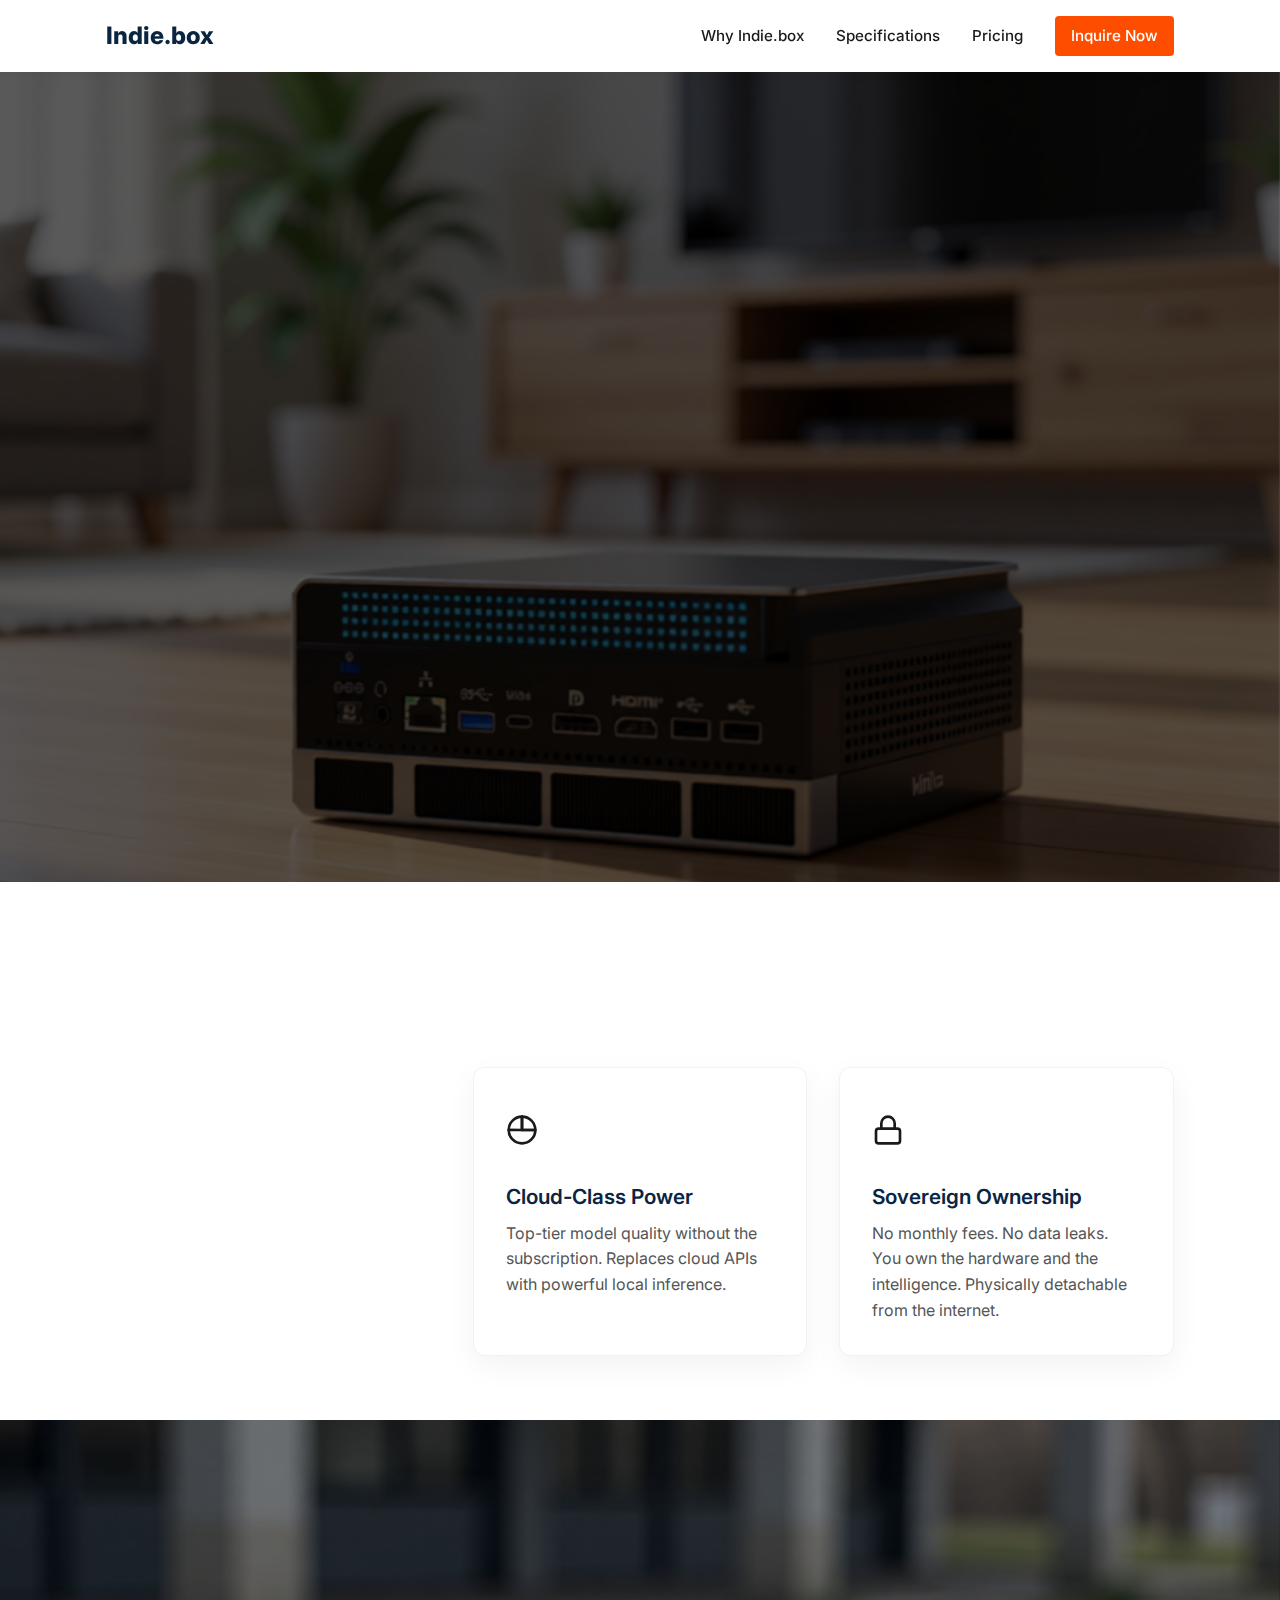
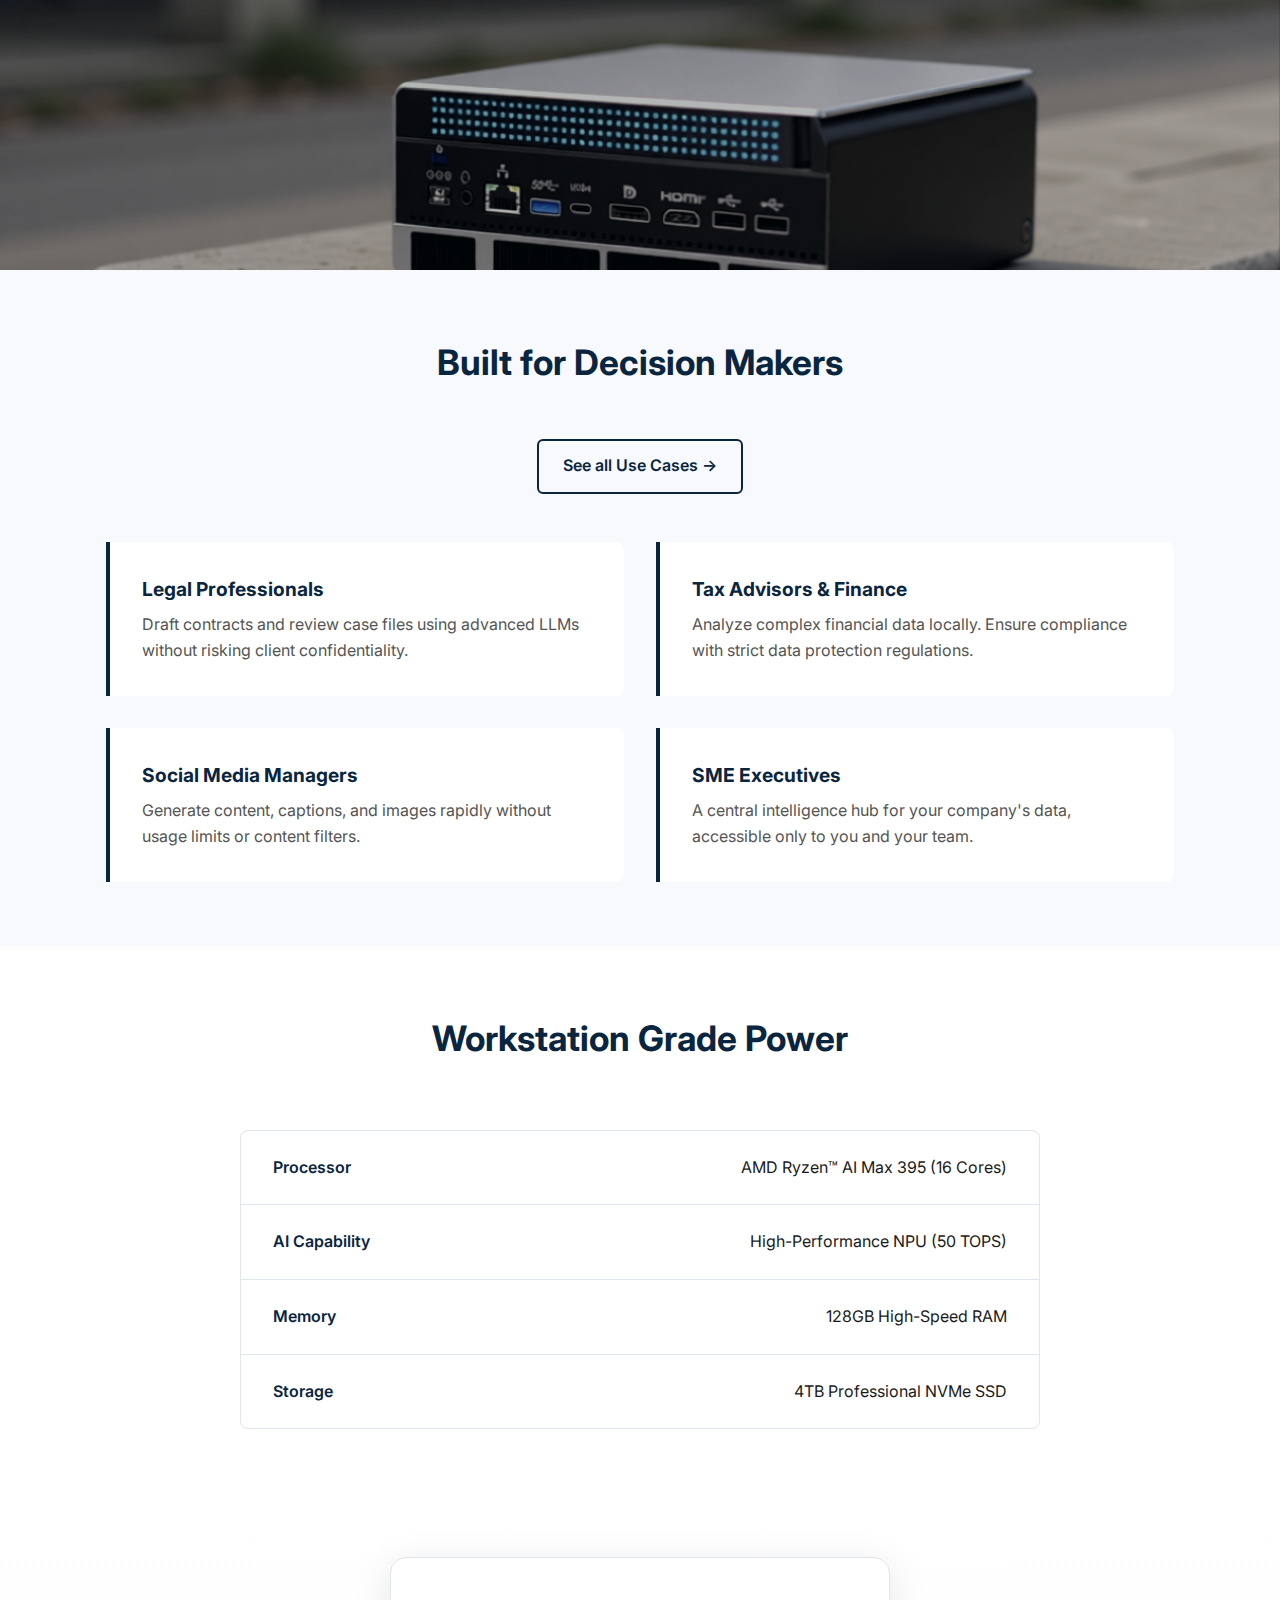
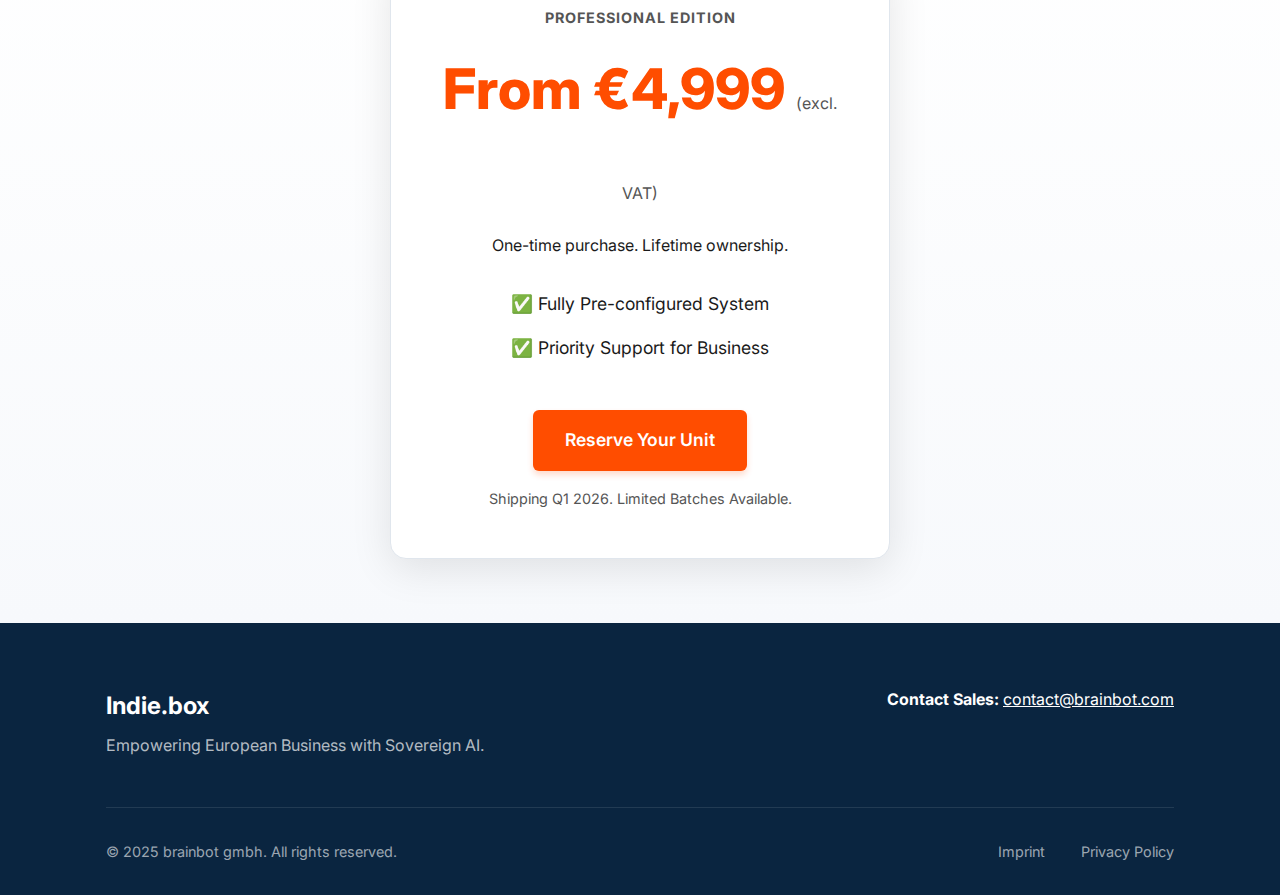
<file: index.html>
<!DOCTYPE html>
<html lang="en">

<head>
    <meta charset="UTF-8">
    <meta name="viewport" content="width=device-width, initial-scale=1.0">
    <title>Indie.box</title>
    <meta name="description"
        content="Sovereign AI computing for professionals. Secure, local, and powerful. Designed for lawyers, advisors, and businesses effectively.">

    <!-- Open Graph / Social Media -->
    <meta property="og:type" content="website">
    <meta property="og:title" content="Indie.box - Professional AI Workstations">
    <meta property="og:description" content="Secure, local, and powerful AI for your business.">

    <!-- Fonts -->
    <link rel="preconnect" href="https://fonts.googleapis.com">
    <link rel="preconnect" href="https://fonts.gstatic.com" crossorigin>
    <link href="https://fonts.googleapis.com/css2?family=Inter:wght@400;500;600;700&display=swap" rel="stylesheet">

    <link rel="stylesheet" href="style.css">
</head>

<body>
    <!-- Navigation -->
    <nav class="nav-bar">
        <div class="container nav-container">
            <div class="nav-logo">Indie.box</div>
            <div class="nav-links">
                <a href="#benefits">Why Indie.box</a>
                <a href="#specs">Specifications</a>
                <a href="#pricing">Pricing</a>
                <a href="mailto:contact@brainbot.com" class="nav-cta">Inquire Now</a>
            </div>
        </div>
    </nav>

    <!-- Hero Section -->
    <section class="hero-overlay parallax-container">
        <!-- Image Background -->
        <img src="image2.png" alt="Indie Workstation" class="hero-bg-image parallax-bg" data-speed="0.5">

        <!-- Overlay Content -->
        <div class="container hero-content-overlay fade-up">
            <h1 class="hero-title">
                Don't outsource your<br>
                intelligence.
            </h1>
            <p class="hero-subtitle">
                The performance of top-tier cloud AI models, running entirely on your desk.
                Own the box. Own the intelligence.
            </p>
            <div class="hero-actions">
                <a href="specs.html" class="primary-button large">View Specs & Benchmarks</a>
                <a href="use-cases.html" class="secondary-button white-border large">Why Indie.box?</a>
            </div>
        </div>
    </section>

    <!-- Key Benefits -->
    <section class="section benefits" id="benefits">
        <div class="container">
            <h2 class="section-heading fade-up">Why Professionals Choose Indie</h2>
            <div class="grid-3">
                <div class="card fade-up">
                    <div class="icon">
                        <svg width="32" height="32" viewBox="0 0 24 24" fill="none" stroke="currentColor"
                            stroke-width="2" stroke-linecap="round" stroke-linejoin="round">
                            <polygon points="13 2 3 14 12 14 11 22 21 10 12 10 13 2"></polygon>
                        </svg>
                    </div>
                    <h3>Instant Intelligence</h3>
                    <p>
                        Zero network latency. Generating 35 tokens/second locally,
                        it feels instant—like part of your thought process.
                    </p>
                </div>
                <div class="card">
                    <div class="icon">
                        <svg width="32" height="32" viewBox="0 0 24 24" fill="none" stroke="currentColor"
                            stroke-width="2" stroke-linecap="round" stroke-linejoin="round">
                            <path d="M12 2a10 10 0 1 0 10 10H12V2z"></path>
                            <path d="M12 2a10 10 0 0 1 10 10h-10V2z"></path>
                            <path d="M12 12L2.1 11.9"></path>
                        </svg>
                    </div>
                    <h3>Cloud-Class Power</h3>
                    <p>
                        Top-tier model quality without the subscription.
                        Replaces cloud APIs with powerful local inference.
                    </p>
                </div>
                <div class="card">
                    <div class="icon">
                        <svg width="32" height="32" viewBox="0 0 24 24" fill="none" stroke="currentColor"
                            stroke-width="2" stroke-linecap="round" stroke-linejoin="round">
                            <rect x="3" y="11" width="18" height="11" rx="2" ry="2"></rect>
                            <path d="M7 11V7a5 5 0 0 1 10 0v4"></path>
                        </svg>
                    </div>
                    <h3>Sovereign Ownership</h3>
                    <p>
                        No monthly fees. No data leaks. You own the hardware
                        and the intelligence. Physically detachable from the internet.
                    </p>
                </div>
            </div>
        </div>
        </div>
        </div>
    </section>

    <!-- Visual Showcase Section -->
    <section class="showcase-section parallax-container">
        <div class="showcase-container">
            <img src="image.png" alt="Indie Interface" class="showcase-image parallax-bg" data-speed="0.3">
            <div class="showcase-content">
                <h2 class="showcase-title fade-up">Private AI Ecosystem</h2>
                <p class="showcase-text fade-up">
                    Access a curated marketplace of professional applications. One-click installation, automatic
                    updates, and zero data leaks.
                </p>
            </div>
        </div>
    </section>

    <!-- Use Cases -->
    <section class="section use-cases">
        <div class="container">
            <h2 class="section-heading">Built for Decision Makers</h2>
            <div style="text-align: center; margin-bottom: 3rem; margin-top: -1rem;">
                <a href="use-cases.html" class="secondary-button">See all Use Cases &rarr;</a>
            </div>
            <div class="grid-2">
                <div class="use-case-item">
                    <h3>Legal Professionals</h3>
                    <p>Draft contracts and review case files using advanced LLMs without risking client confidentiality.
                    </p>
                </div>
                <div class="use-case-item">
                    <h3>Tax Advisors & Finance</h3>
                    <p>Analyze complex financial data locally. Ensure compliance with strict data protection
                        regulations.</p>
                </div>
                <div class="use-case-item">
                    <h3>Social Media Managers</h3>
                    <p>Generate content, captions, and images rapidly without usage limits or content filters.</p>
                </div>
                <div class="use-case-item">
                    <h3>SME Executives</h3>
                    <p>A central intelligence hub for your company's data, accessible only to you and your team.</p>
                </div>
            </div>
        </div>
    </section>

    <!-- Specifications (Simplified) -->
    <section class="section specs" id="specs">
        <div class="container">
            <h2 class="section-heading">Workstation Grade Power</h2>
            <div class="specs-table">
                <div class="spec-row">
                    <span class="spec-label">Processor</span>
                    <span class="spec-value">AMD Ryzen™ AI Max 395 (16 Cores)</span>
                </div>
                <div class="spec-row">
                    <span class="spec-label">AI Capability</span>
                    <span class="spec-value">High-Performance NPU (50 TOPS)</span>
                </div>
                <div class="spec-row">
                    <span class="spec-label">Memory</span>
                    <span class="spec-value">128GB High-Speed RAM</span>
                </div>
                <div class="spec-row">
                    <span class="spec-label">Storage</span>
                    <span class="spec-value">4TB Professional NVMe SSD</span>
                </div>
            </div>
        </div>
    </section>

    <!-- Pricing -->
    <section class="section pricing" id="pricing">
        <div class="container">
            <div class="pricing-card">
                <div class="pricing-header">
                    <h3>Professional Edition</h3>
                    <div class="price">From €4,999 <span class="vat-note">(excl. VAT)</span></div>
                    <p>One-time purchase. Lifetime ownership.</p>
                </div>
                <ul class="feature-list">
                    <li>✅ Fully Pre-configured System</li>
                    <li>✅ Priority Support for Business</li>
                </ul>
                <a href="mailto:contact@brainbot.com" class="primary-button large">Reserve Your Unit</a>
                <p class="shipping-note">Shipping Q1 2026. Limited Batches Available.</p>
            </div>
        </div>
    </section>

    <!-- Footer -->
    <footer class="footer" id="contact">
        <div class="container">
            <div class="footer-content">
                <div class="footer-brand">
                    <h4>Indie.box</h4>
                    <p>Empowering European Business with Sovereign AI.</p>
                </div>
                <div class="footer-contact">
                    <p><strong>Contact Sales:</strong> <a href="mailto:contact@brainbot.com">contact@brainbot.com</a>
                    </p>
                </div>
            </div>
            <div class="footer-bottom">
                <p>&copy; 2025 brainbot gmbh. All rights reserved.</p>
                <div class="legal-links">
                    <a href="https://brainbot.com/imprint/">Imprint</a>
                    <a href="https://brainbot.com/privacy-policy/">Privacy Policy</a>
                </div>
            </div>
        </div>
    </footer>
    <script src="script.js"></script>
</body>

</html>
</file>
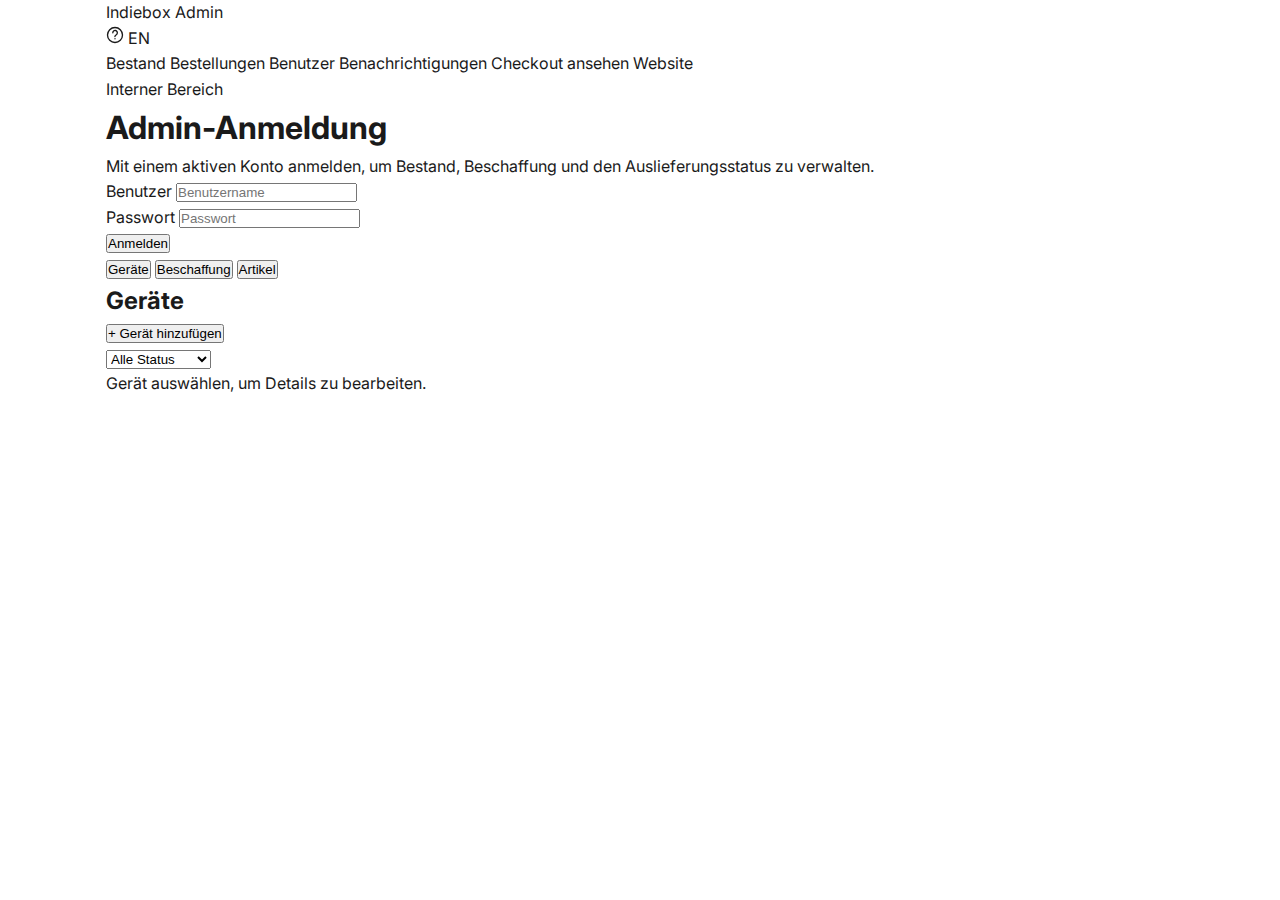
<file: admin/index.html>
<!DOCTYPE html>
<html lang="en">
<head>
    <meta charset="UTF-8">
    <meta http-equiv="refresh" content="0; url=./inventory.html">
    <meta name="viewport" content="width=device-width, initial-scale=1.0">
    <title>Indie.box Admin</title>
    <link rel="canonical" href="./inventory.html">
    <script>
        window.location.replace('./inventory.html');
    </script>
</head>
<body>
    <p>Redirecting to <a href="./inventory.html">Inventory</a>…</p>
</body>
</html>
</file>
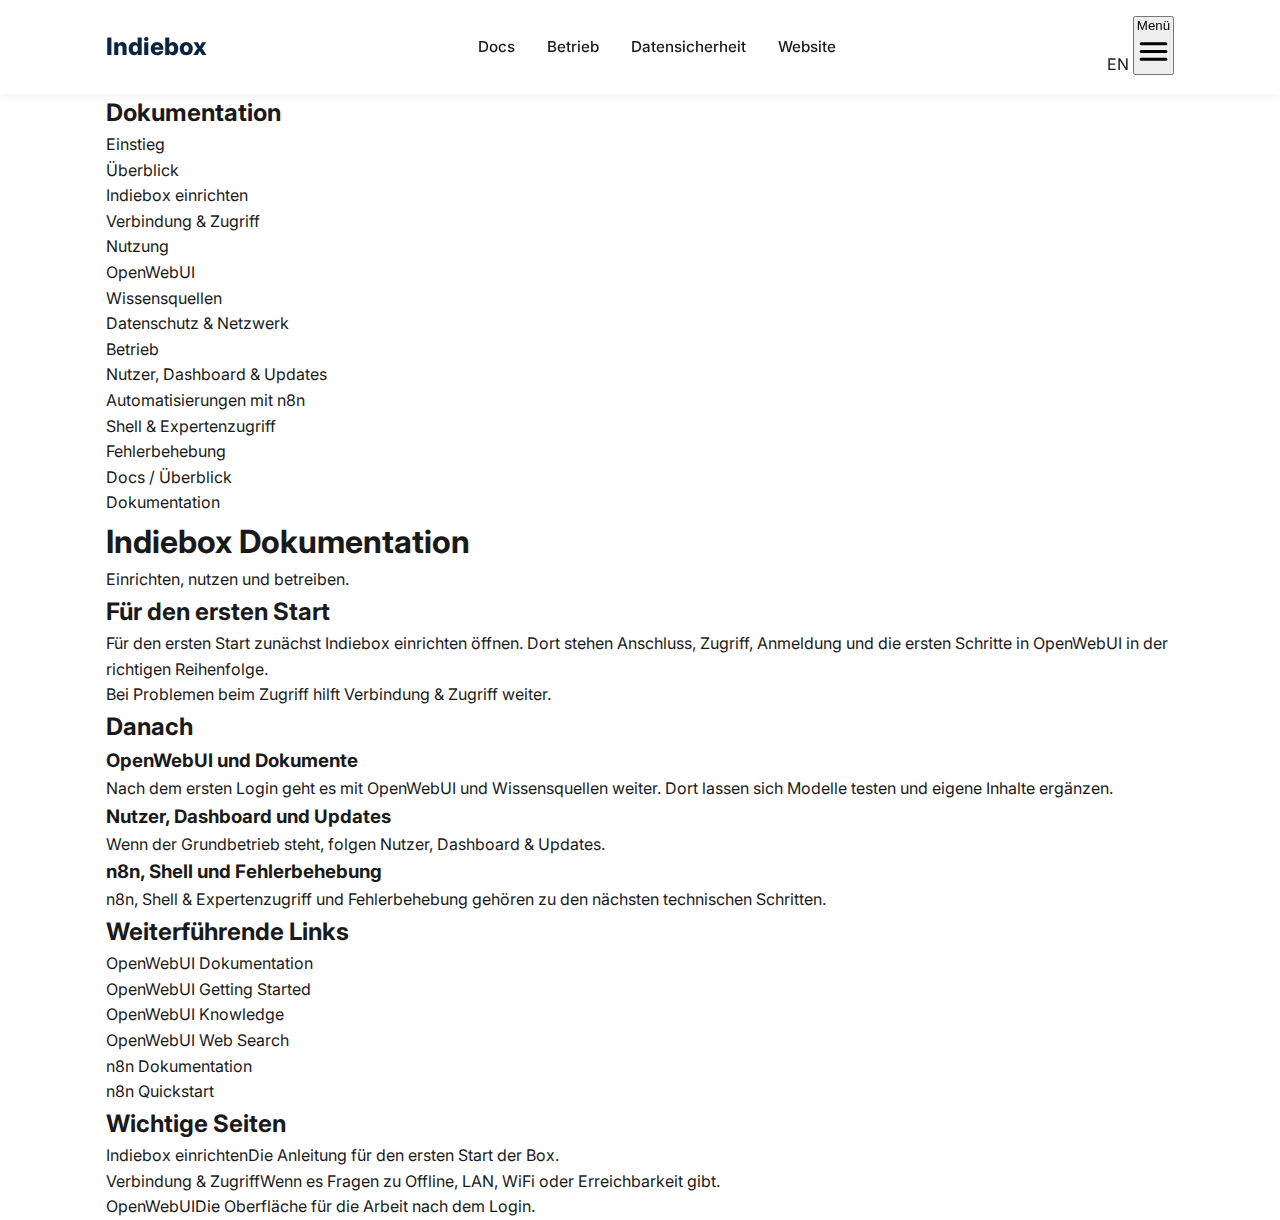
<file: docs/index.html>
<!DOCTYPE html>
<html lang="de">
<head>
    <meta charset="UTF-8">
    <meta name="viewport" content="width=device-width, initial-scale=1.0">
    <title>Dokumentation – Indiebox</title>
    <link rel="icon" href="../favicon.svg" type="image/svg+xml">
    <meta name="description" content="Systemdokumentation für die Indiebox: Einrichten, verbinden, OpenWebUI nutzen, Dokumente hinzufügen und den Betrieb absichern.">
    <link rel="preconnect" href="https://fonts.googleapis.com">
    <link rel="preconnect" href="https://fonts.gstatic.com" crossorigin>
    <link href="https://fonts.googleapis.com/css2?family=Inter:wght@400;500;600;700&display=swap" rel="stylesheet">
    <link rel="stylesheet" href="../style.css">
    <script src="../matomo.js" defer></script>
</head>
<body class="docs-page">
    <nav class="nav-bar" aria-label="Hauptmenü">
        <div class="container nav-container">
            <a class="nav-logo" href="../index.html" aria-label="Indiebox Home">Indiebox</a>
            <div class="nav-links" id="nav-links">
                <a href="./index.html" aria-current="page">Docs</a>
                <a href="../betriebs.html">Betrieb</a>
                <a href="../privacy.html">Datensicherheit</a>
                <a href="../index.html">Website</a>
            </div>
            <div class="nav-actions">
                <a href="../en/docs/index.html" class="button button--plain-light button--pill button--sm">EN</a>
                <button class="nav-toggle" type="button" aria-expanded="false" aria-controls="nav-links">
                    <span class="sr-only">Menü</span>
                    <svg viewBox="0 0 24 24" aria-hidden="true" focusable="false">
                        <path d="M4 7h16M4 12h16M4 17h16" fill="none" stroke="currentColor" stroke-width="2" stroke-linecap="round" />
                    </svg>
                </button>
            </div>
        </div>
    </nav>

    <main class="docs-main">
        <div class="container docs-layout">
            <aside class="docs-sidebar" aria-label="Dokumentationsnavigation">
                <div class="docs-nav-card">
                    <h2 class="docs-nav-title">Dokumentation</h2>
                    <div class="docs-nav-group">
                        <div class="docs-nav-group-label">Einstieg</div>
                        <nav>
                            <ul class="docs-nav-list">
                                <li><a href="./index.html" aria-current="page">Überblick</a></li>
                                <li><a href="./getting-started.html">Indiebox einrichten</a></li>
                                <li><a href="./connection-access.html">Verbindung & Zugriff</a></li>
                            </ul>
                        </nav>
                    </div>
                    <div class="docs-nav-group">
                        <div class="docs-nav-group-label">Nutzung</div>
                        <nav>
                            <ul class="docs-nav-list">
                                <li><a href="./openwebui.html">OpenWebUI</a></li>
                                <li><a href="./knowledge.html">Wissensquellen</a></li>
                                <li><a href="./privacy-network.html">Datenschutz & Netzwerk</a></li>
                            </ul>
                        </nav>
                    </div>
                    <div class="docs-nav-group">
                        <div class="docs-nav-group-label">Betrieb</div>
                        <nav>
                            <ul class="docs-nav-list">
                                <li><a href="./administration.html">Nutzer, Dashboard & Updates</a></li>
                                <li><a href="./n8n.html">Automatisierungen mit n8n</a></li>
                                <li><a href="./shell-access.html">Shell & Expertenzugriff</a></li>
                                <li><a href="./troubleshooting.html">Fehlerbehebung</a></li>
                            </ul>
                        </nav>
                    </div>
                </div>
            </aside>

            <div class="docs-content">
                <article class="docs-article">
                    <nav class="docs-breadcrumbs" aria-label="Breadcrumb">
                        <a href="./index.html">Docs</a>
                        <span>/</span>
                        <span>Überblick</span>
                    </nav>
                    <header>
                        <p class="docs-page-kicker">Dokumentation</p>
                        <h1 class="docs-page-title">Indiebox Dokumentation</h1>
                        <p class="docs-page-lead">Einrichten, nutzen und betreiben.</p>
                    </header>

                    <section class="docs-section" id="erster-start">
                        <h2>Für den ersten Start</h2>
                        <p>Für den ersten Start zunächst <a class="docs-link" href="./getting-started.html">Indiebox einrichten</a> öffnen. Dort stehen Anschluss, Zugriff, Anmeldung und die ersten Schritte in OpenWebUI in der richtigen Reihenfolge.</p>
                        <p>Bei Problemen beim Zugriff hilft <a class="docs-link" href="./connection-access.html">Verbindung & Zugriff</a> weiter.</p>
                    </section>

                    <section class="docs-section" id="danach">
                        <h2>Danach</h2>
                        <h3>OpenWebUI und Dokumente</h3>
                        <p>Nach dem ersten Login geht es mit <a class="docs-link" href="./openwebui.html">OpenWebUI</a> und <a class="docs-link" href="./knowledge.html">Wissensquellen</a> weiter. Dort lassen sich Modelle testen und eigene Inhalte ergänzen.</p>
                        <h3>Nutzer, Dashboard und Updates</h3>
                        <p>Wenn der Grundbetrieb steht, folgen <a class="docs-link" href="./administration.html">Nutzer, Dashboard & Updates</a>.</p>
                        <h3>n8n, Shell und Fehlerbehebung</h3>
                        <p><a class="docs-link" href="./n8n.html">n8n</a>, <a class="docs-link" href="./shell-access.html">Shell & Expertenzugriff</a> und <a class="docs-link" href="./troubleshooting.html">Fehlerbehebung</a> gehören zu den nächsten technischen Schritten.</p>
                    </section>

                    <section class="docs-section" id="extern">
                        <h2>Weiterführende Links</h2>
                        <ul>
                            <li><a class="docs-link" href="https://docs.openwebui.com/">OpenWebUI Dokumentation</a></li>
                            <li><a class="docs-link" href="https://docs.openwebui.com/getting-started/">OpenWebUI Getting Started</a></li>
                            <li><a class="docs-link" href="https://docs.openwebui.com/features/workspace/knowledge/">OpenWebUI Knowledge</a></li>
                            <li><a class="docs-link" href="https://docs.openwebui.com/features/web-search/tavily/">OpenWebUI Web Search</a></li>
                            <li><a class="docs-link" href="https://docs.n8n.io/">n8n Dokumentation</a></li>
                            <li><a class="docs-link" href="https://docs.n8n.io/try-it-out/quickstart/">n8n Quickstart</a></li>
                        </ul>
                    </section>

                    <section class="docs-related">
                        <h2>Wichtige Seiten</h2>
                        <ul class="docs-related-list">
                            <li><a href="./getting-started.html">Indiebox einrichten<span>Die Anleitung für den ersten Start der Box.</span></a></li>
                            <li><a href="./connection-access.html">Verbindung & Zugriff<span>Wenn es Fragen zu Offline, LAN, WiFi oder Erreichbarkeit gibt.</span></a></li>
                            <li><a href="./openwebui.html">OpenWebUI<span>Die Oberfläche für die Arbeit nach dem Login.</span></a></li>
                        </ul>
                    </section>
                </article>
            </div>
        </div>
    </main>

    <script src="../script.js"></script>
</body>
</html>
</file>
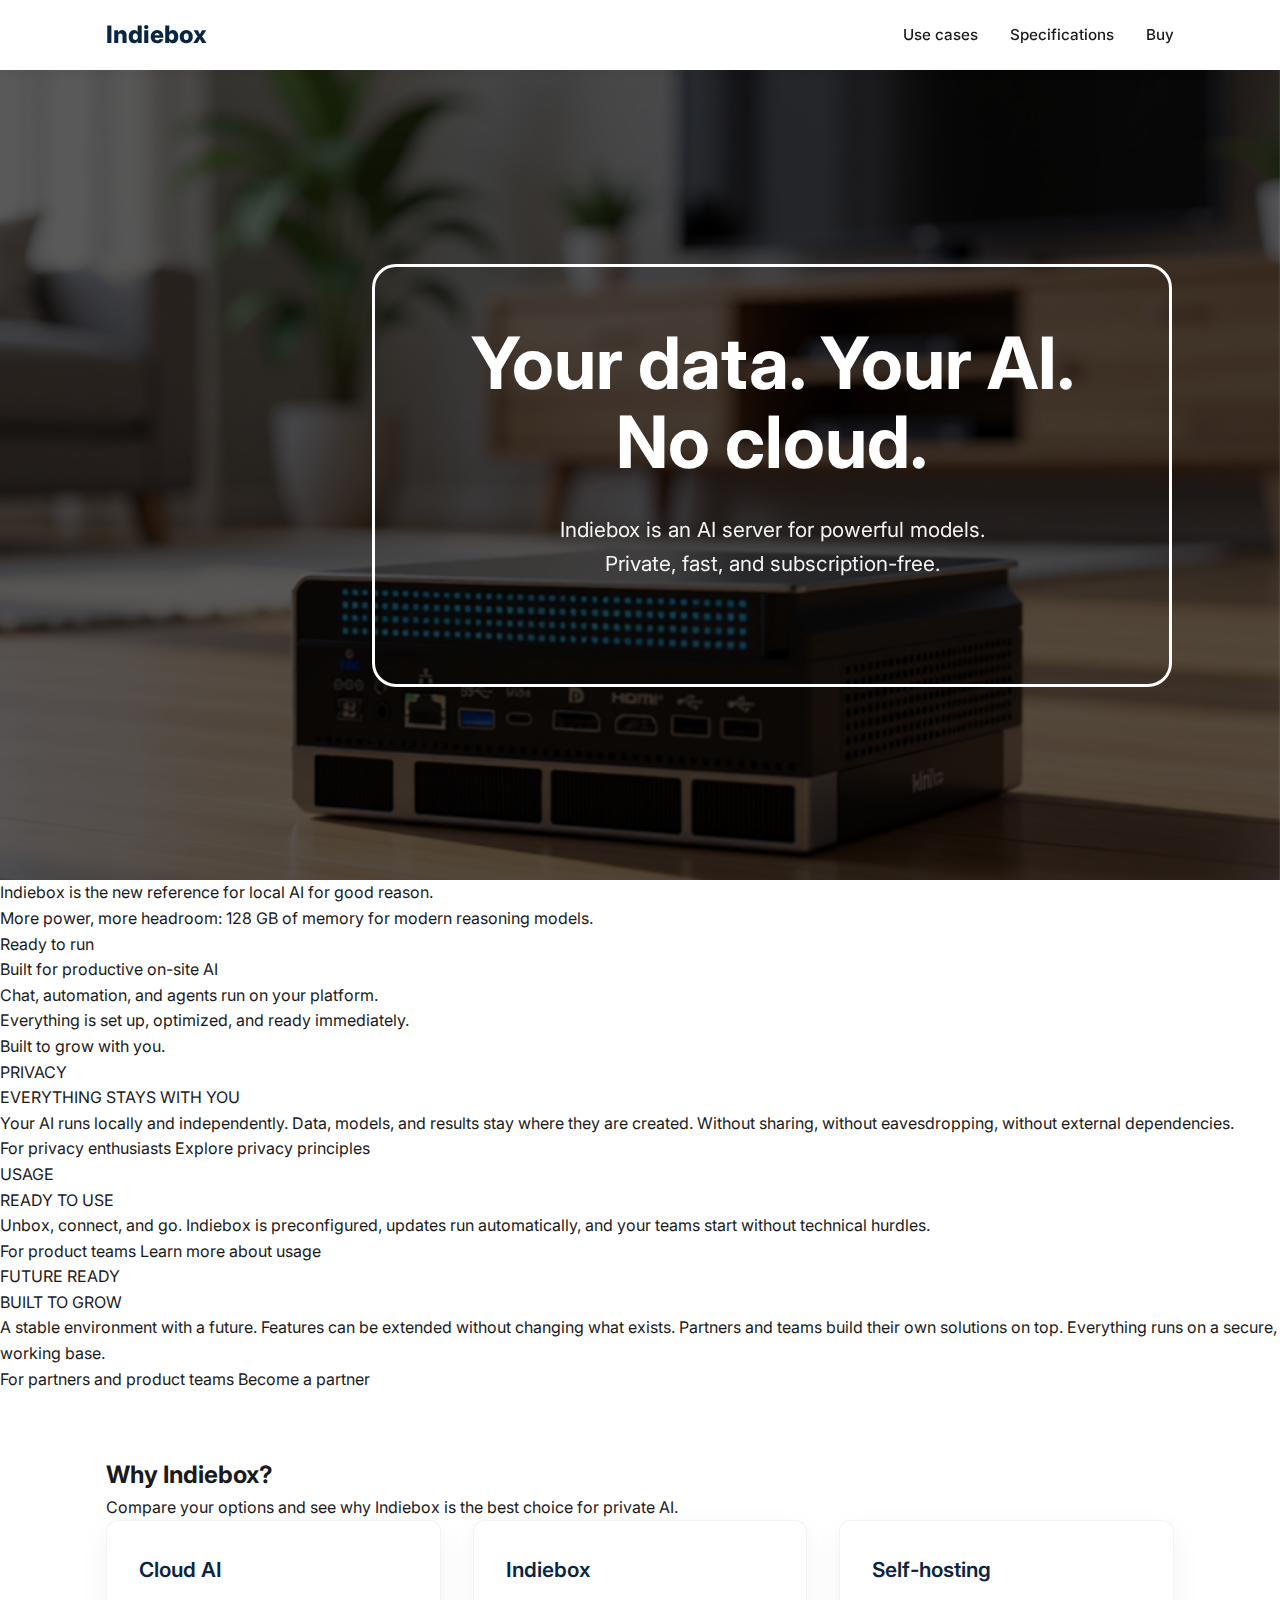
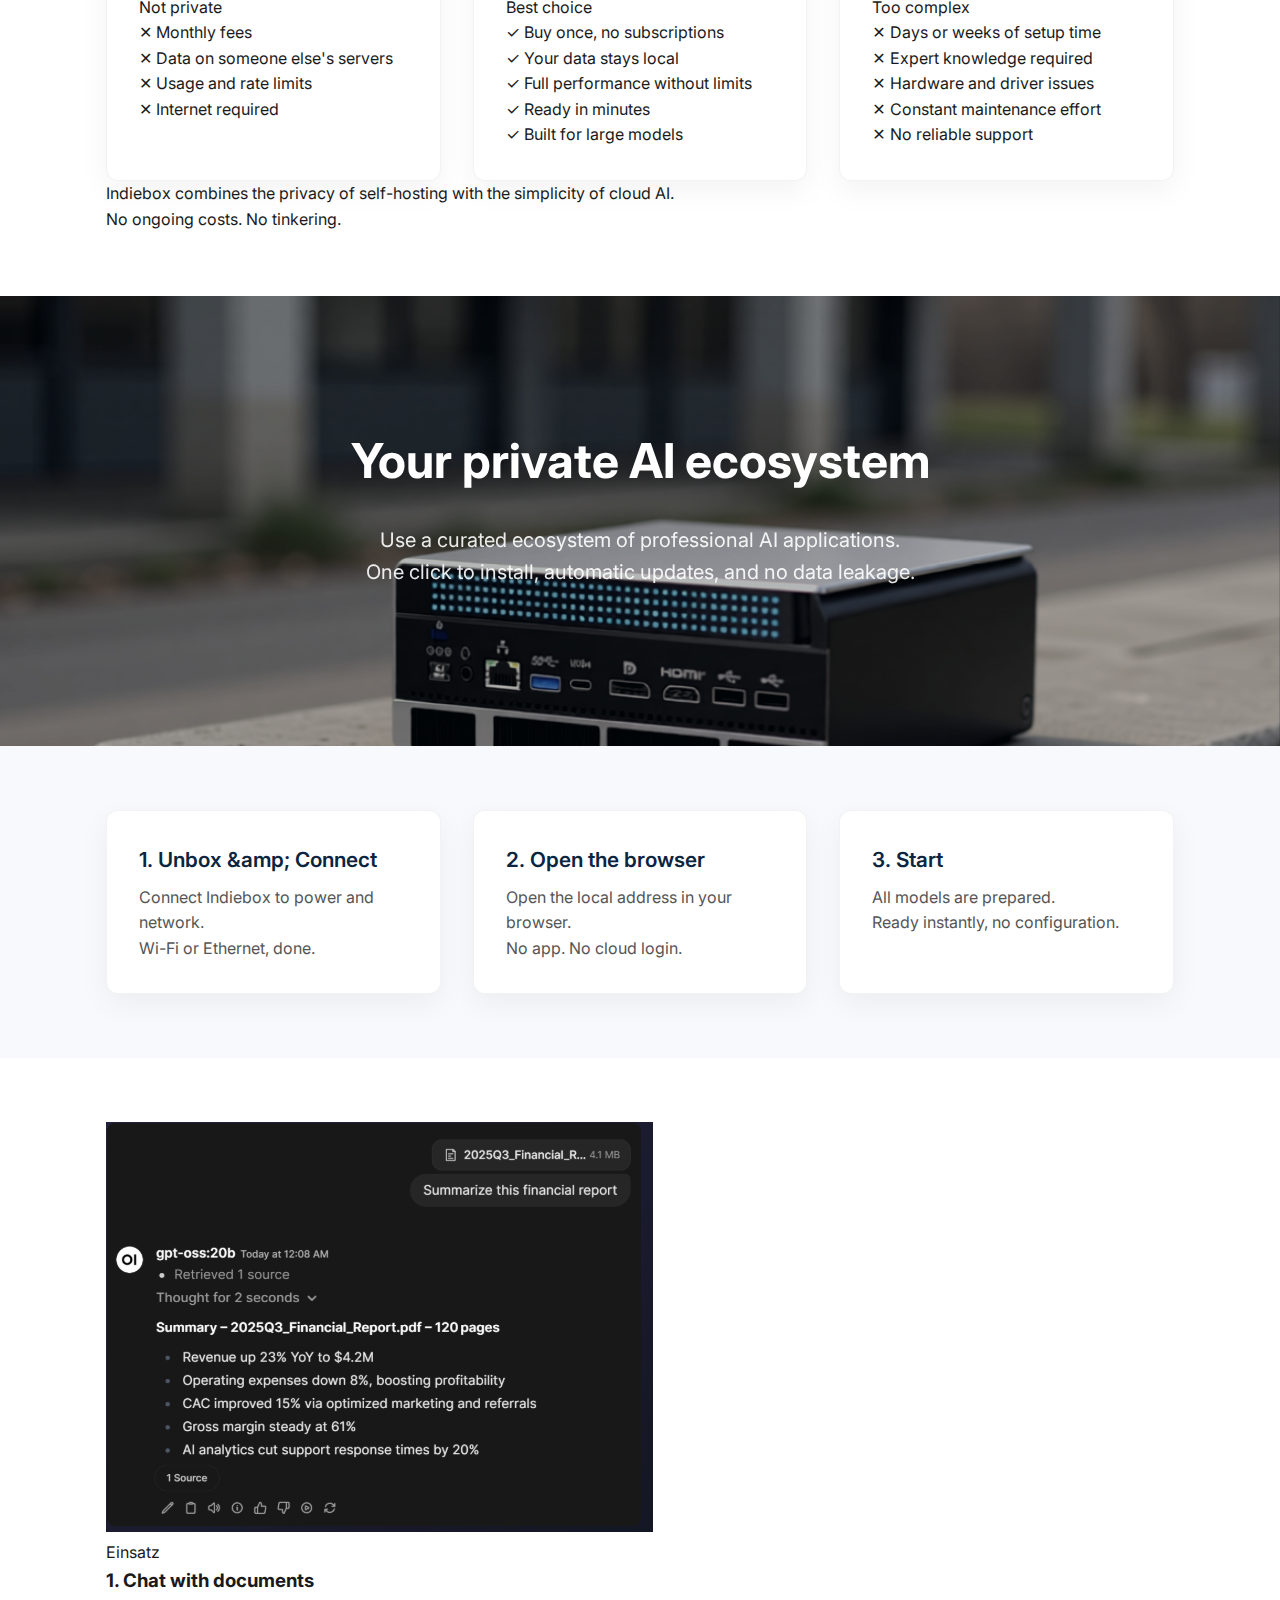
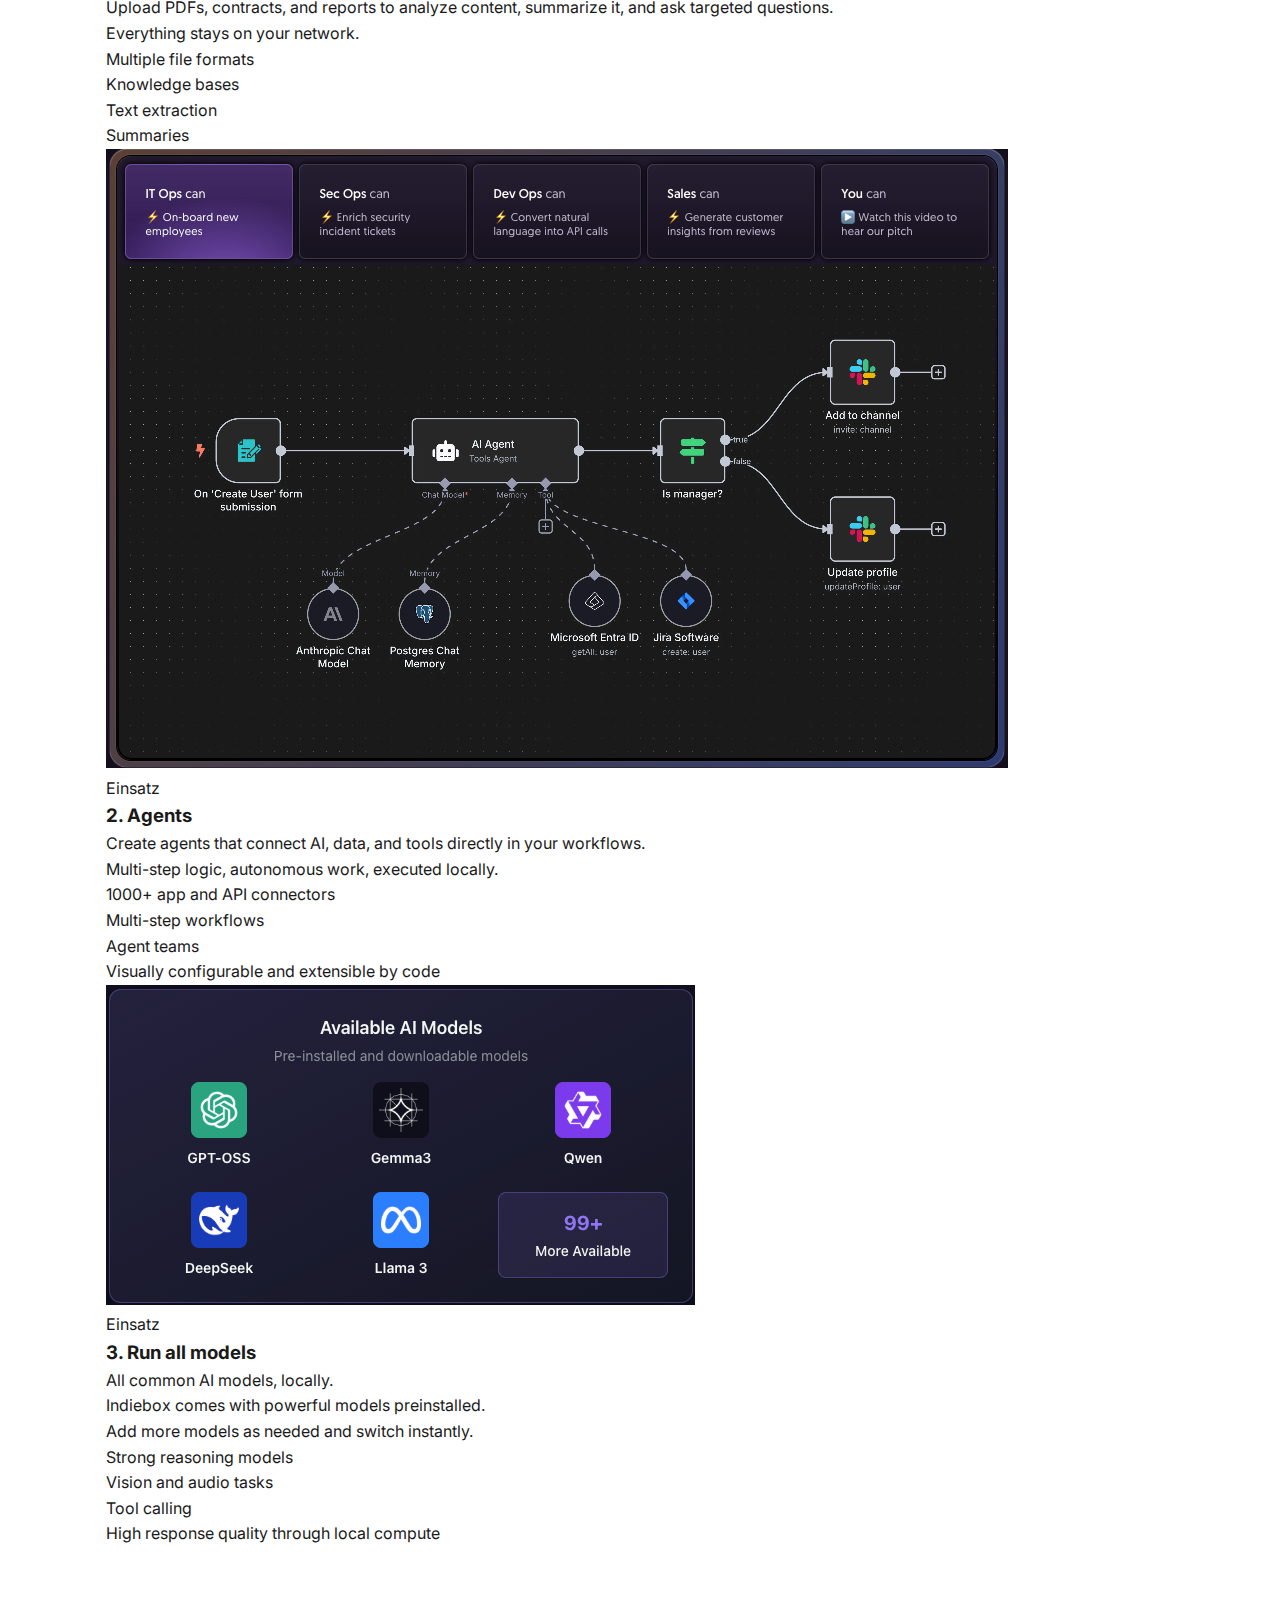
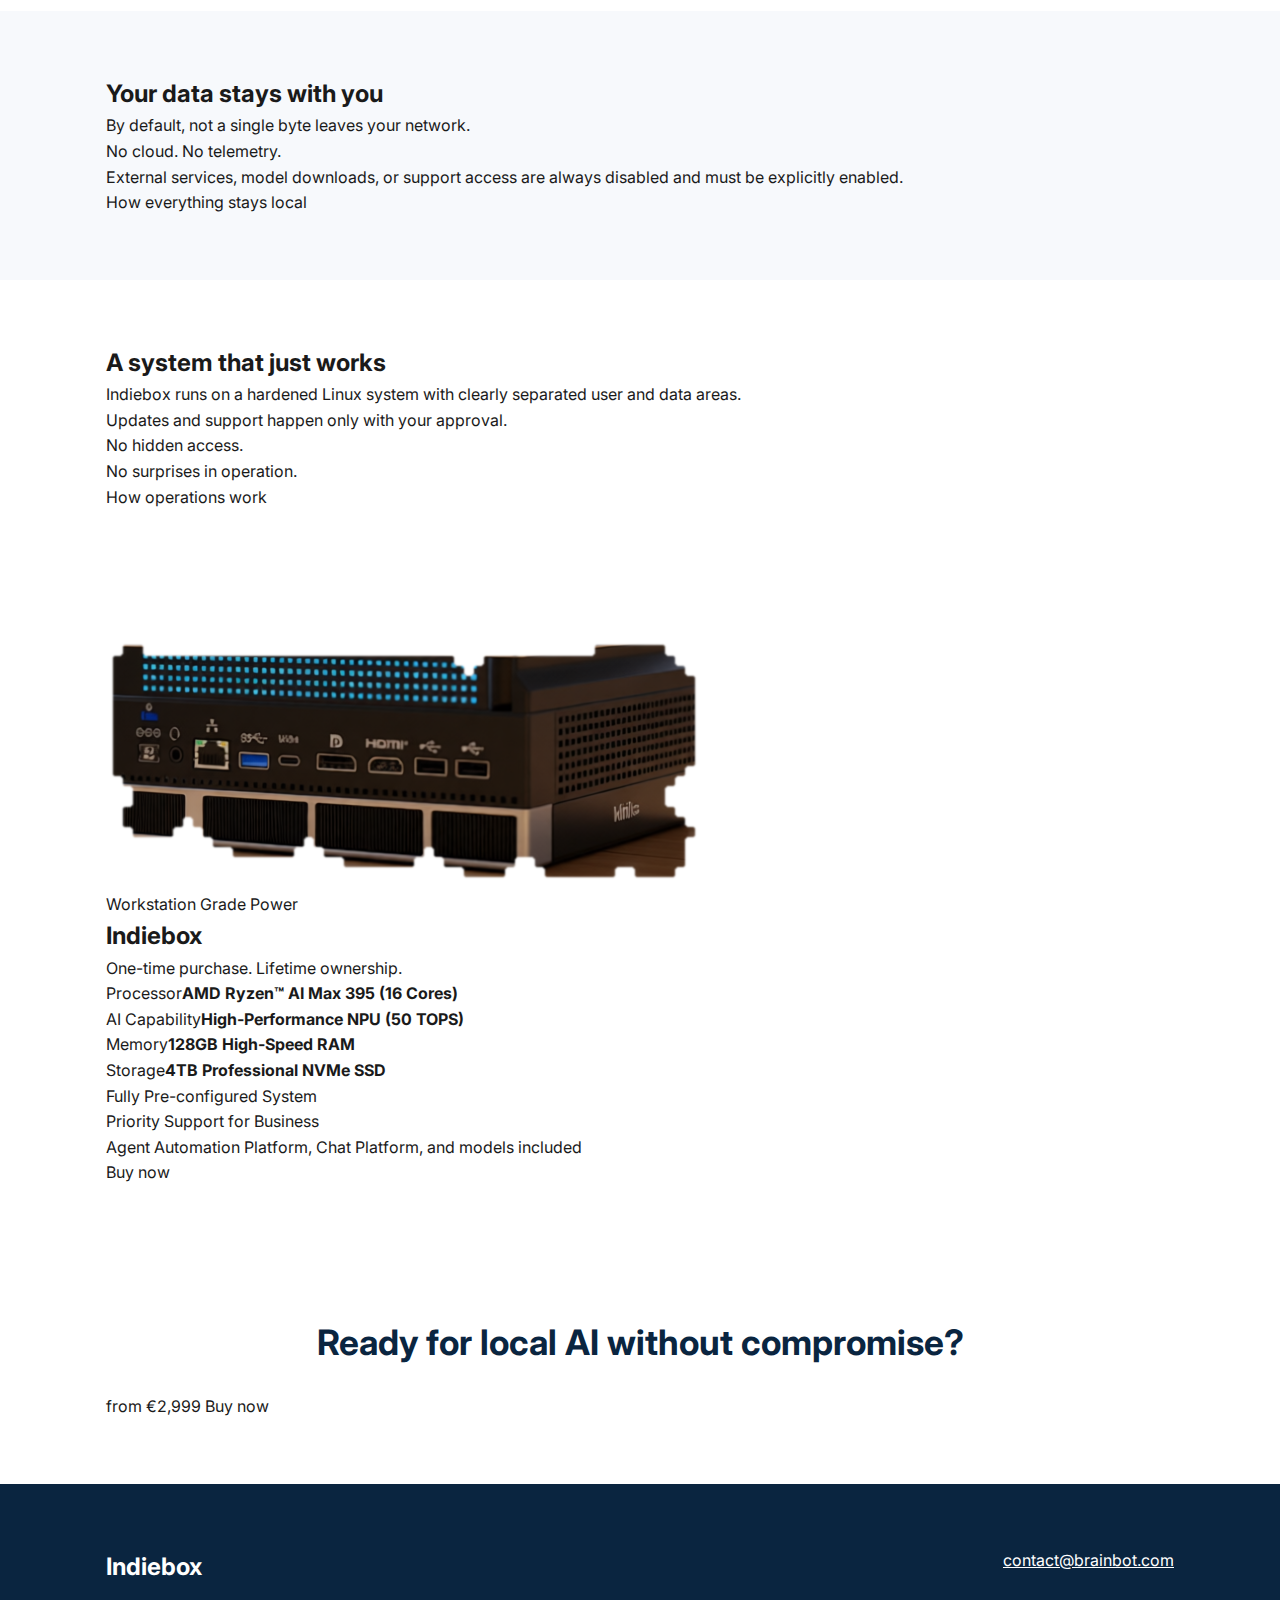
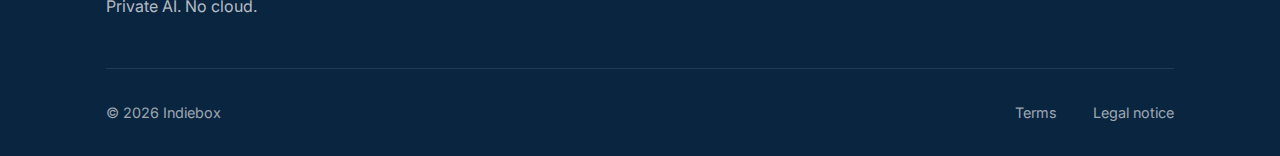
<file: en/index.html>
<!DOCTYPE html>
<html lang="en">

<head>
    <meta charset="UTF-8">
    <meta name="viewport" content="width=device-width, initial-scale=1.0">
    <title>Indiebox</title>

    <link rel="icon" href="../favicon.svg" type="image/svg+xml">

    <!-- Fonts -->
    <link rel="preconnect" href="https://fonts.googleapis.com">
    <link rel="preconnect" href="https://fonts.gstatic.com" crossorigin>
    <link href="https://fonts.googleapis.com/css2?family=Inter:wght@400;500;600;700&display=swap" rel="stylesheet">

    <link rel="stylesheet" href="../style.css">
</head>

<body>
    <nav class="nav-bar nav-bar--floating" aria-label="Hauptmenü">
        <div class="container nav-container">
            <a class="nav-logo" href="#top" aria-label="Indiebox Home">Indiebox</a>
            <div class="nav-links">
                <a href="#einsatz" data-i18n="nav.einsatz">Use cases</a>
                <a href="#spezifikation" data-i18n="nav.spec">Specifications</a>
                <a href="mailto:contact@brainbot.com" class="button button--pill button--sm nav-buy" data-i18n="nav.buy">Buy</a>
            </div>
        </div>
    </nav>
    <!-- Hero -->
    <section class="hero-overlay parallax-container" id="top" data-hero-seq="cinematic">
        <img src="../image2.png" alt="Indiebox" class="hero-bg-image parallax-bg" data-speed="0.5">

        <div class="hero-stage" aria-hidden="true">
            <div class="hero-stage-brand">Indiebox</div>
        </div>

        <div class="hero-fly" aria-hidden="true">
            <div class="hero-fly-cloud" data-i18n="hero.fly.cloud">No cloud.</div>
        </div>

        <div class="hero-actions hero-actions-pill">
            <div class="price-pill">
                <span class="price-text" data-i18n="hero.price">from €2,999</span>
                <a href="mailto:contact@brainbot.com" class="button button--solid button--pill button--sm price-cta" data-i18n="hero.cta.buy">Buy</a>
            </div>
        </div>

        <div class="container hero-content-overlay" data-hero-variant="a" data-hero-seq-enabled="true">
            <div class="hero-headline">
                <h1 class="hero-title">
                    <span class="hero-line hero-line-1" data-i18n="hero.title.line1">Your data. Your AI.</span>
                    <span class="hero-line hero-line-2 hero-highlight" data-i18n="hero.title.line2">No cloud.</span>
                </h1>
            </div>

            <div class="hero-rest">
                <p class="hero-subtitle hero-subtitle-anim" data-i18n="hero.subtitle" data-i18n-html="true">Indiebox is an AI server for powerful models.<br>Private, fast, and subscription-free.</p>
            </div>
        </div>

        <div class="container hero-content-overlay" data-hero-variant="alt2" data-animate="fade-up" hidden>
            <h1 class="hero-title" data-i18n="hero.alt.title">Indiebox</h1>
            <p class="hero-subtitle" data-i18n="hero.alt.subtitle" data-i18n-html="true">Real intelligence. Available instantly.<br>Performance. Under your control. Super simple.</p>
            <div class="hero-actions">
                <a href="#demo" class="button button--solid button--pill button--lg" data-i18n="hero.alt.cta">Get started</a>
            </div>
        </div>
    </section>

    <!-- Scroll Story (Panels) -->
    <section class="story-panel story-panel--intro" data-scroll-panel="intro">
        <div class="story-panel-sticky">
            <div class="story-content">
                <div class="story-content-inner">
                    <p class="story-text" data-animate="fade-up" data-i18n="story.intro.main">Indiebox is the new reference for local AI for good reason.</p>
                    <p class="story-subline" data-animate="fade-up" data-stagger="1" data-i18n="story.intro.subline">More power, more headroom: 128 GB of memory for modern reasoning models.</p>
                </div>
            </div>
        </div>
    </section>

    <div class="story-panel-wrap story-panel-wrap--light" data-scroll-panel="focus-wrap">
        <section class="story-panel story-panel--focus story-panel--light" data-scroll-panel="focus">
            <div class="story-panel-sticky">
                <div class="story-surface">
                    <div class="story-content">
                        <div class="story-content-inner">
                            <div class="story-headline" data-animate="fade-up" data-stagger="1">
                                <div class="story-kicker" data-i18n="story.focus.kicker">Ready to run</div>
                                <div class="story-display gradient-signature" data-i18n="story.focus.title">Built for productive on-site AI</div>
                            </div>
                            <div class="story-text-inline">
                                <p class="story-text story-text-inline-copy" data-animate="fade-up" data-stagger="2" data-i18n="story.focus.text" data-i18n-html="true">Chat, automation, and agents run on your platform.<br>Everything is set up, optimized, and ready immediately.<br>Built to grow with you.</p>
                            </div>
                        </div>
                    </div>
                </div>
            </div>
        </section>
    </div>

    <!-- Box Stack -->
    <section class="box-stack">
        <div class="box-stack-container">
            <div class="box">
                <div class="box-head">
                    <div class="box-kicker" data-i18n="boxes.privacy.kicker">PRIVACY</div>
                    <div class="box-display" data-animate="fade-up" data-i18n="boxes.privacy.title">EVERYTHING STAYS WITH YOU</div>
                </div>
                <p class="box-body" data-animate="fade-up" data-i18n="boxes.privacy.body">Your AI runs locally and independently. Data, models, and results stay where they are created. Without sharing, without eavesdropping, without external dependencies.</p>
                <div class="box-meta" data-animate="fade-up">
                    <span class="box-tag" data-i18n="boxes.privacy.tag">For privacy enthusiasts</span>
                    <a href="mailto:contact@brainbot.com" class="button button--plain-dark button--pill button--sm box-cta" data-i18n="boxes.privacy.cta">Explore privacy principles</a>
                </div>
            </div>

            <div class="box">
                <div class="box-head">
                    <div class="box-kicker" data-i18n="boxes.usage.kicker">USAGE</div>
                    <div class="box-display" data-animate="fade-up" data-i18n="boxes.usage.title">READY TO USE</div>
                </div>
                <p class="box-body" data-animate="fade-up" data-i18n="boxes.usage.body">Unbox, connect, and go. Indiebox is preconfigured, updates run automatically, and your teams start without technical hurdles.</p>
                <div class="box-meta" data-animate="fade-up">
                    <span class="box-tag" data-i18n="boxes.usage.tag">For product teams</span>
                    <a href="mailto:contact@brainbot.com" class="button button--plain-dark button--pill button--sm box-cta" data-i18n="boxes.usage.cta">Learn more about usage</a>
                </div>
            </div>

            <div class="box">
                <div class="box-head">
                    <div class="box-kicker" data-i18n="boxes.future.kicker">FUTURE READY</div>
                    <div class="box-display" data-animate="fade-up" data-i18n="boxes.future.title">BUILT TO GROW</div>
                </div>
                <p class="box-body" data-animate="fade-up" data-i18n="boxes.future.body">A stable environment with a future. Features can be extended without changing what exists. Partners and teams build their own solutions on top. Everything runs on a secure, working base.</p>
                <div class="box-meta" data-animate="fade-up">
                    <span class="box-tag" data-i18n="boxes.future.tag">For partners and product teams</span>
                    <a href="mailto:contact@brainbot.com" class="button button--plain-dark button--pill button--sm box-cta" data-i18n="boxes.future.cta">Become a partner</a>
                </div>
            </div>
        </div>
    </section>


    <!-- Vergleich + Warum -->
    <section class="section comparison-section">
        <div class="container">
            <div class="compare-headline" data-animate="fade-up">
                <h2 class="compare-title gradient-light" data-i18n="comparison.title">Why Indiebox?</h2>
                <p class="compare-subline" data-i18n="comparison.subline">Compare your options and see why Indiebox is the best choice for private AI.</p>
            </div>
            <div class="grid-3 comparison-grid">
                <div class="card comparison-card comparison-card--negative" data-animate="fade-up">
                    <div class="comparison-head">
                        <h3 data-i18n="comparison.cloud.title">Cloud AI</h3>
                        <span class="comparison-label" data-i18n="comparison.cloud.badge">Not private</span>
                    </div>
                    <ul class="symbol-list">
                        <li data-i18n="comparison.cloud.items.0">✕ Monthly fees</li>
                        <li data-i18n="comparison.cloud.items.1">✕ Data on someone else's servers</li>
                        <li data-i18n="comparison.cloud.items.2">✕ Usage and rate limits</li>
                        <li data-i18n="comparison.cloud.items.3">✕ Internet required</li>
                    </ul>
                </div>

                <div class="card comparison-card best comparison-card--positive comparison-card--glow" data-animate="fade-up">
                    <div class="comparison-head">
                        <h3 data-i18n="comparison.indie.title">Indiebox</h3>
                        <span class="comparison-label comparison-label--best" data-i18n="comparison.indie.badge">Best choice</span>
                    </div>
                    <ul class="symbol-list">
                        <li data-i18n="comparison.indie.items.0">✓ Buy once, no subscriptions</li>
                        <li data-i18n="comparison.indie.items.1">✓ Your data stays local</li>
                        <li data-i18n="comparison.indie.items.2">✓ Full performance without limits</li>
                        <li data-i18n="comparison.indie.items.3">✓ Ready in minutes</li>
                        <li data-i18n="comparison.indie.items.4">✓ Built for large models</li>
                    </ul>
                </div>

                <div class="card comparison-card comparison-card--negative" data-animate="fade-up">
                    <div class="comparison-head">
                        <h3 data-i18n="comparison.self.title">Self-hosting</h3>
                        <span class="comparison-label" data-i18n="comparison.self.badge">Too complex</span>
                    </div>
                    <ul class="symbol-list">
                        <li data-i18n="comparison.self.items.0">✕ Days or weeks of setup time</li>
                        <li data-i18n="comparison.self.items.1">✕ Expert knowledge required</li>
                        <li data-i18n="comparison.self.items.2">✕ Hardware and driver issues</li>
                        <li data-i18n="comparison.self.items.3">✕ Constant maintenance effort</li>
                        <li data-i18n="comparison.self.items.4">✕ No reliable support</li>
                    </ul>
                </div>
            </div>
            <p class="center-note" data-animate="fade-up" data-i18n="comparison.note" data-i18n-html="true">Indiebox combines the privacy of self-hosting with the simplicity of cloud AI.<br>No ongoing costs. No tinkering.</p>
        </div>
    </section>
    <!-- Private AI Ecosystem -->
    <section class="showcase-section parallax-container" id="demo">
        <div class="showcase-container">
            <img src="../image.png" alt="Indiebox" class="showcase-image parallax-bg" data-speed="0.3">
            <div class="showcase-content">
                <h2 class="showcase-title" data-animate="fade-up" data-i18n="showcase.title">Your private AI ecosystem</h2>
                <p class="showcase-text" data-animate="fade-up" data-i18n="showcase.text" data-i18n-html="true">Use a curated ecosystem of professional AI applications.<br>One click to install, automatic updates, and no data leakage.</p>
            </div>
        </div>
    </section>
    
    <!-- Wie es funktioniert -->
    <section class="section" style="background-color: var(--bg-light);">
        <div class="container">
            <div class="grid-3">
                <div class="card" data-animate="fade-up">
                    <h3 data-i18n="howto.items.0.title">1. Unbox &amp;amp; Connect</h3>
                    <p class="card-lead" data-i18n="howto.items.0.body" data-i18n-html="true">Connect Indiebox to power and network.<br>Wi-Fi or Ethernet, done.</p>
                </div>
                <div class="card" data-animate="fade-up">
                    <h3 data-i18n="howto.items.1.title">2. Open the browser</h3>
                    <p class="card-lead" data-i18n="howto.items.1.body" data-i18n-html="true">Open the local address in your browser.<br>No app. No cloud login.</p>
                </div>
                <div class="card" data-animate="fade-up">
                    <h3 data-i18n="howto.items.2.title">3. Start</h3>
                    <p class="card-lead" data-i18n="howto.items.2.body" data-i18n-html="true">All models are prepared.<br>Ready instantly, no configuration.</p>
                </div>
            </div>
        </div>
    </section>

    <!-- Einsatz -->
    <section class="section capability-story" id="einsatz">
        <div class="container">
            <div class="feature-panel" data-animate="fade-up">
                <div class="feature-visual">
                    <img class="feature-visual__img" src="../chat-with-data.png" alt="Datenchat mit Dokumenten" loading="lazy">
                </div>
                <div class="feature-copy">
                    <div class="feature-kicker">Einsatz</div>
                    <h3 class="feature-title" data-i18n="capabilities.docs.title">1. Chat with documents</h3>
                    <p class="feature-lead" data-i18n="capabilities.docs.body" data-i18n-html="true">Upload PDFs, contracts, and reports to analyze content, summarize it, and ask targeted questions.<br>Everything stays on your network.</p>
                    <ul class="feature-points">
                        <li data-i18n="capabilities.docs.items.0">Multiple file formats</li>
                        <li data-i18n="capabilities.docs.items.1">Knowledge bases</li>
                        <li data-i18n="capabilities.docs.items.2">Text extraction</li>
                        <li data-i18n="capabilities.docs.items.3">Summaries</li>
                    </ul>
                </div>
            </div>

            <div class="feature-panel feature-panel--reverse" data-animate="fade-up">
                <div class="feature-visual">
                    <img class="feature-visual__img feature-visual__img--agent" src="../workflows.png" alt="Agenten-Workflow" loading="lazy">
                </div>
                <div class="feature-copy">
                    <div class="feature-kicker">Einsatz</div>
                    <h3 class="feature-title" data-i18n="capabilities.agents.title">2. Agents</h3>
                    <p class="feature-lead" data-i18n="capabilities.agents.body" data-i18n-html="true">Create agents that connect AI, data, and tools directly in your workflows.<br>Multi-step logic, autonomous work, executed locally.</p>
                    <ul class="feature-points">
                        <li data-i18n="capabilities.agents.items.0">1000+ app and API connectors</li>
                        <li data-i18n="capabilities.agents.items.1">Multi-step workflows</li>
                        <li data-i18n="capabilities.agents.items.2">Agent teams</li>
                        <li data-i18n="capabilities.agents.items.3">Visually configurable and extensible by code</li>
                    </ul>
                </div>
            </div>

            <div class="feature-panel" data-animate="fade-up">
                <div class="feature-visual">
                    <img class="feature-visual__img" src="../models.png" alt="Modelle lokal ausführen" loading="lazy">
                </div>
                <div class="feature-copy">
                    <div class="feature-kicker">Einsatz</div>
                    <h3 class="feature-title" data-i18n="capabilities.models.title">3. Run all models</h3>
                    <p class="feature-lead" data-i18n="capabilities.models.lead">All common AI models, locally.</p>
                    <p class="feature-lead" data-i18n="capabilities.models.body" data-i18n-html="true">Indiebox comes with powerful models preinstalled.<br>Add more models as needed and switch instantly.</p>
                    <ul class="feature-points">
                        <li data-i18n="capabilities.models.items.0">Strong reasoning models</li>
                        <li data-i18n="capabilities.models.items.1">Vision and audio tasks</li>
                        <li data-i18n="capabilities.models.items.2">Tool calling</li>
                        <li data-i18n="capabilities.models.items.3">High response quality through local compute</li>
                    </ul>
                </div>
            </div>
        </div>
    </section>

    <!-- Data Safety -->
    <section class="section" style="background-color: var(--bg-light);" id="data-safety">
        <div class="container">
            <div class="info-card" data-animate="fade-up">
                <h2 class="info-title" data-i18n="dataSafety.title">Your data stays with you</h2>
                <p class="info-text" data-i18n="dataSafety.lead" data-i18n-html="true">By default, not a single byte leaves your network.<br>No cloud. No telemetry.</p>
                <p class="info-text" data-i18n="dataSafety.body">External services, model downloads, or support access are always disabled and must be explicitly enabled.</p>
                <a href="#data-safety" class="text-link" data-i18n="dataSafety.link">How everything stays local</a>
            </div>
        </div>
    </section>

    <!-- Betrieb -->
    <section class="section" id="betrieb">
        <div class="container">
            <div class="info-card" data-animate="fade-up">
                <h2 class="info-title" data-i18n="operations.title">A system that just works</h2>
                <p class="info-text" data-i18n="operations.lead" data-i18n-html="true">Indiebox runs on a hardened Linux system with clearly separated user and data areas.<br>Updates and support happen only with your approval.</p>
                <p class="info-text" data-i18n="operations.body" data-i18n-html="true">No hidden access.<br>No surprises in operation.</p>
                <a href="#betrieb" class="text-link" data-i18n="operations.link">How operations work</a>
            </div>
        </div>
    </section>

    <!-- Spezifikation -->
    <section class="section" id="spezifikation">
        <div class="container">
            <div class="spec-card" data-animate="fade-up">
                <div class="spec-visual" aria-hidden="true">
                    <img src="../indiebox-cutout-crop.png" alt="Indiebox" class="spec-visual-image">
                </div>
                <div class="spec-content">
                    <p class="spec-kicker" data-i18n="spec.kicker">Workstation Grade Power</p>
                    <h2 class="spec-title" data-i18n="spec.title">Indiebox</h2>
                    <p class="spec-tagline" data-i18n="spec.tagline">One-time purchase. Lifetime ownership.</p>
                    <ul class="spec-list">
                        <li><span data-i18n="spec.items.0">Processor</span><strong data-i18n="spec.values.0">AMD Ryzen™ AI Max 395 (16 Cores)</strong></li>
                        <li><span data-i18n="spec.items.1">AI Capability</span><strong data-i18n="spec.values.1">High-Performance NPU (50 TOPS)</strong></li>
                        <li><span data-i18n="spec.items.2">Memory</span><strong data-i18n="spec.values.2">128GB High-Speed RAM</strong></li>
                        <li><span data-i18n="spec.items.3">Storage</span><strong data-i18n="spec.values.3">4TB Professional NVMe SSD</strong></li>
                    </ul>
                    <ul class="spec-checks">
                        <li data-i18n="spec.checks.0">Fully Pre-configured System</li>
                        <li data-i18n="spec.checks.1">Priority Support for Business</li>
                        <li data-i18n="spec.checks.2">Agent Automation Platform, Chat Platform, and models included</li>
                    </ul>
                    <div>
                        <a href="mailto:contact@brainbot.com" class="button button--solid button--pill button--sm" data-i18n="finalCta.primary">Buy now</a>
                    </div>
                </div>
            </div>
        </div>
    </section>

    <!-- Final CTA -->
    <section class="section final-cta" id="final-cta">
        <div class="container">
            <div class="final-cta-card">
                <h2 class="section-heading" style="margin-bottom: 1.5rem;" data-animate="fade-up" data-i18n="finalCta.title">Ready for local AI without compromise?</h2>
                <div class="hero-actions" data-animate="fade-up" data-stagger="1">
                    <div class="price-pill">
                        <span class="price-text" data-i18n="hero.price">from €2,999</span>
                        <a href="mailto:contact@brainbot.com" class="button button--solid button--pill button--sm price-cta" data-i18n="finalCta.primary">Buy now</a>
                    </div>
                </div>
            </div>
        </div>
    </section>

    <footer class="footer">
        <div class="container">
            <div class="footer-content">
                <div class="footer-brand">
                    <h4>Indiebox</h4>
                    <p data-i18n="footer.tagline">Private AI. No cloud.</p>
                </div>
                <div class="footer-contact">
                    <a href="mailto:contact@brainbot.com">contact@brainbot.com</a>
                </div>
            </div>
            <div class="footer-bottom">
                <div data-i18n="footer.copyright">© 2026 Indiebox</div>
                <div class="legal-links">
                    <a href="../terms.html" data-i18n="footer.terms">Terms</a>
                    <a href="../impressum.html" data-i18n="footer.impressum">Legal notice</a>
                </div>
            </div>
        </div>
    </footer>

    <script src="../script.js"></script>
</body>

</html>
</file>
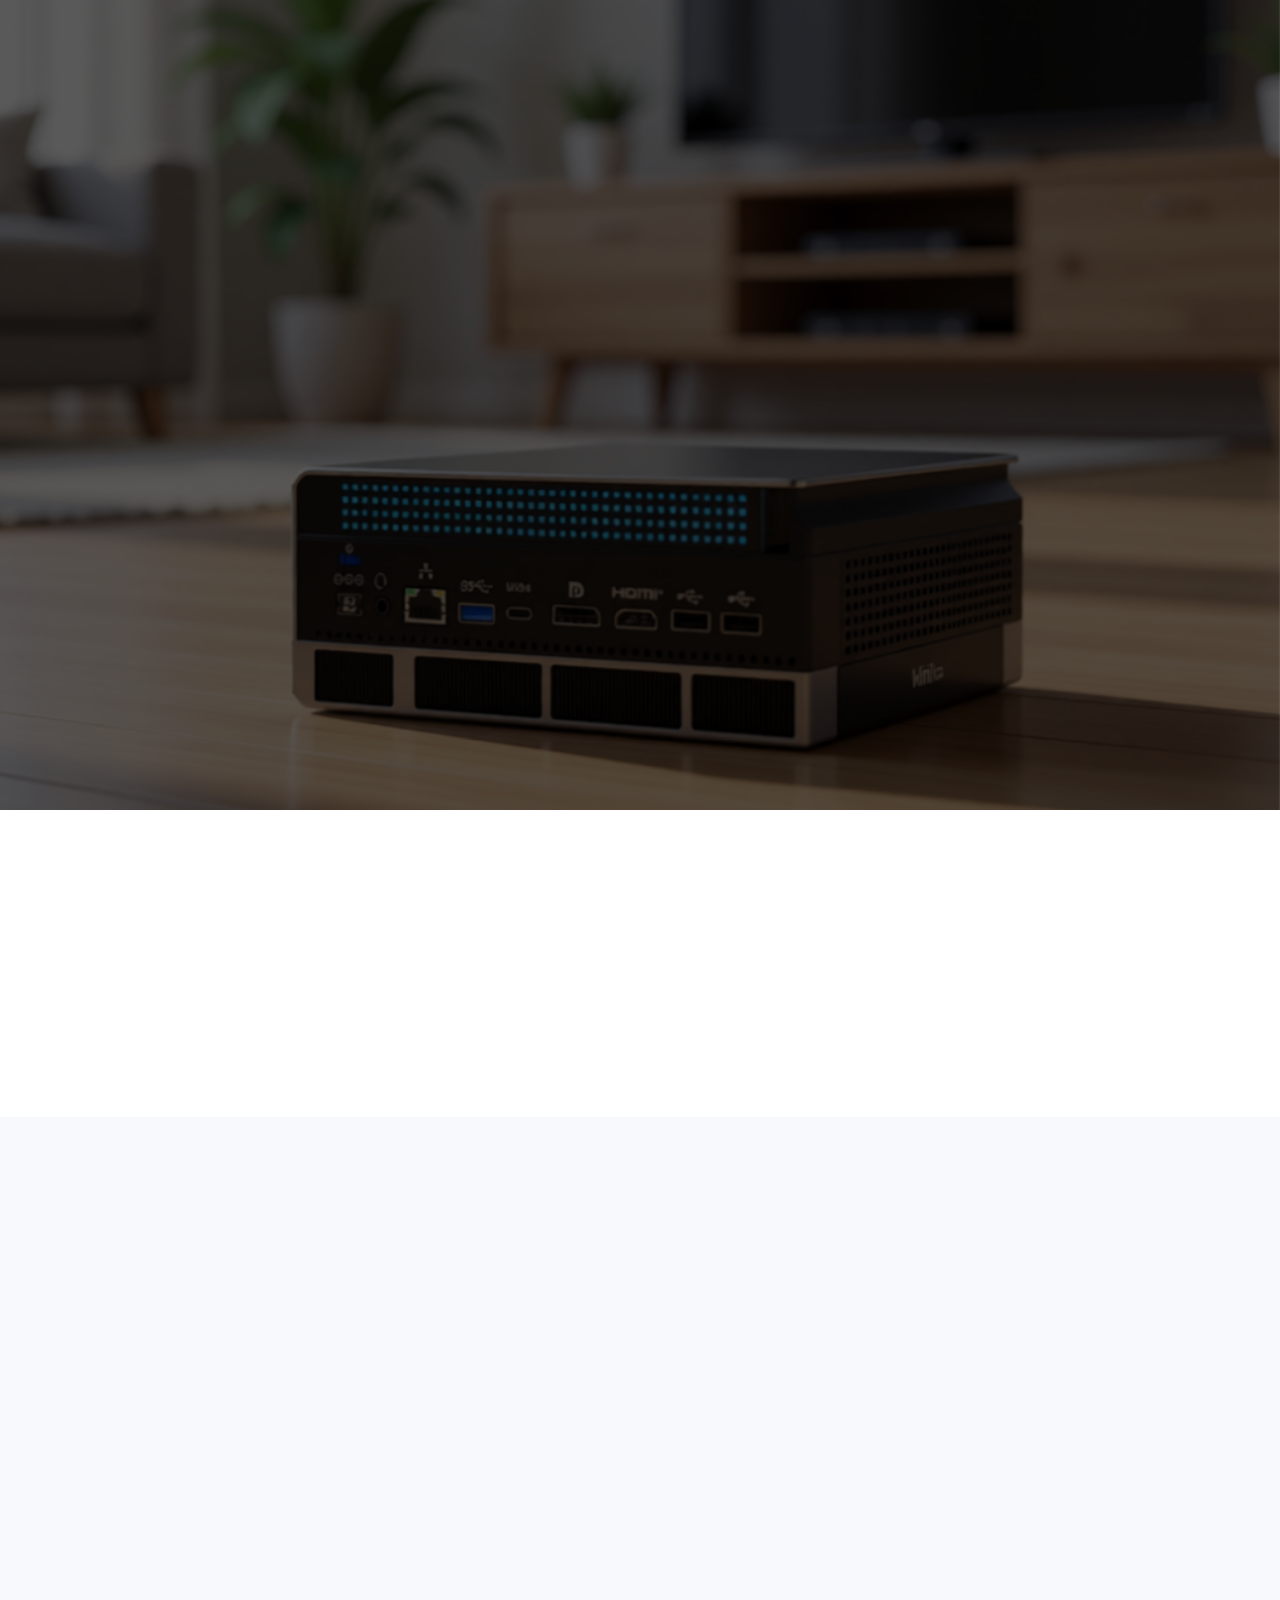
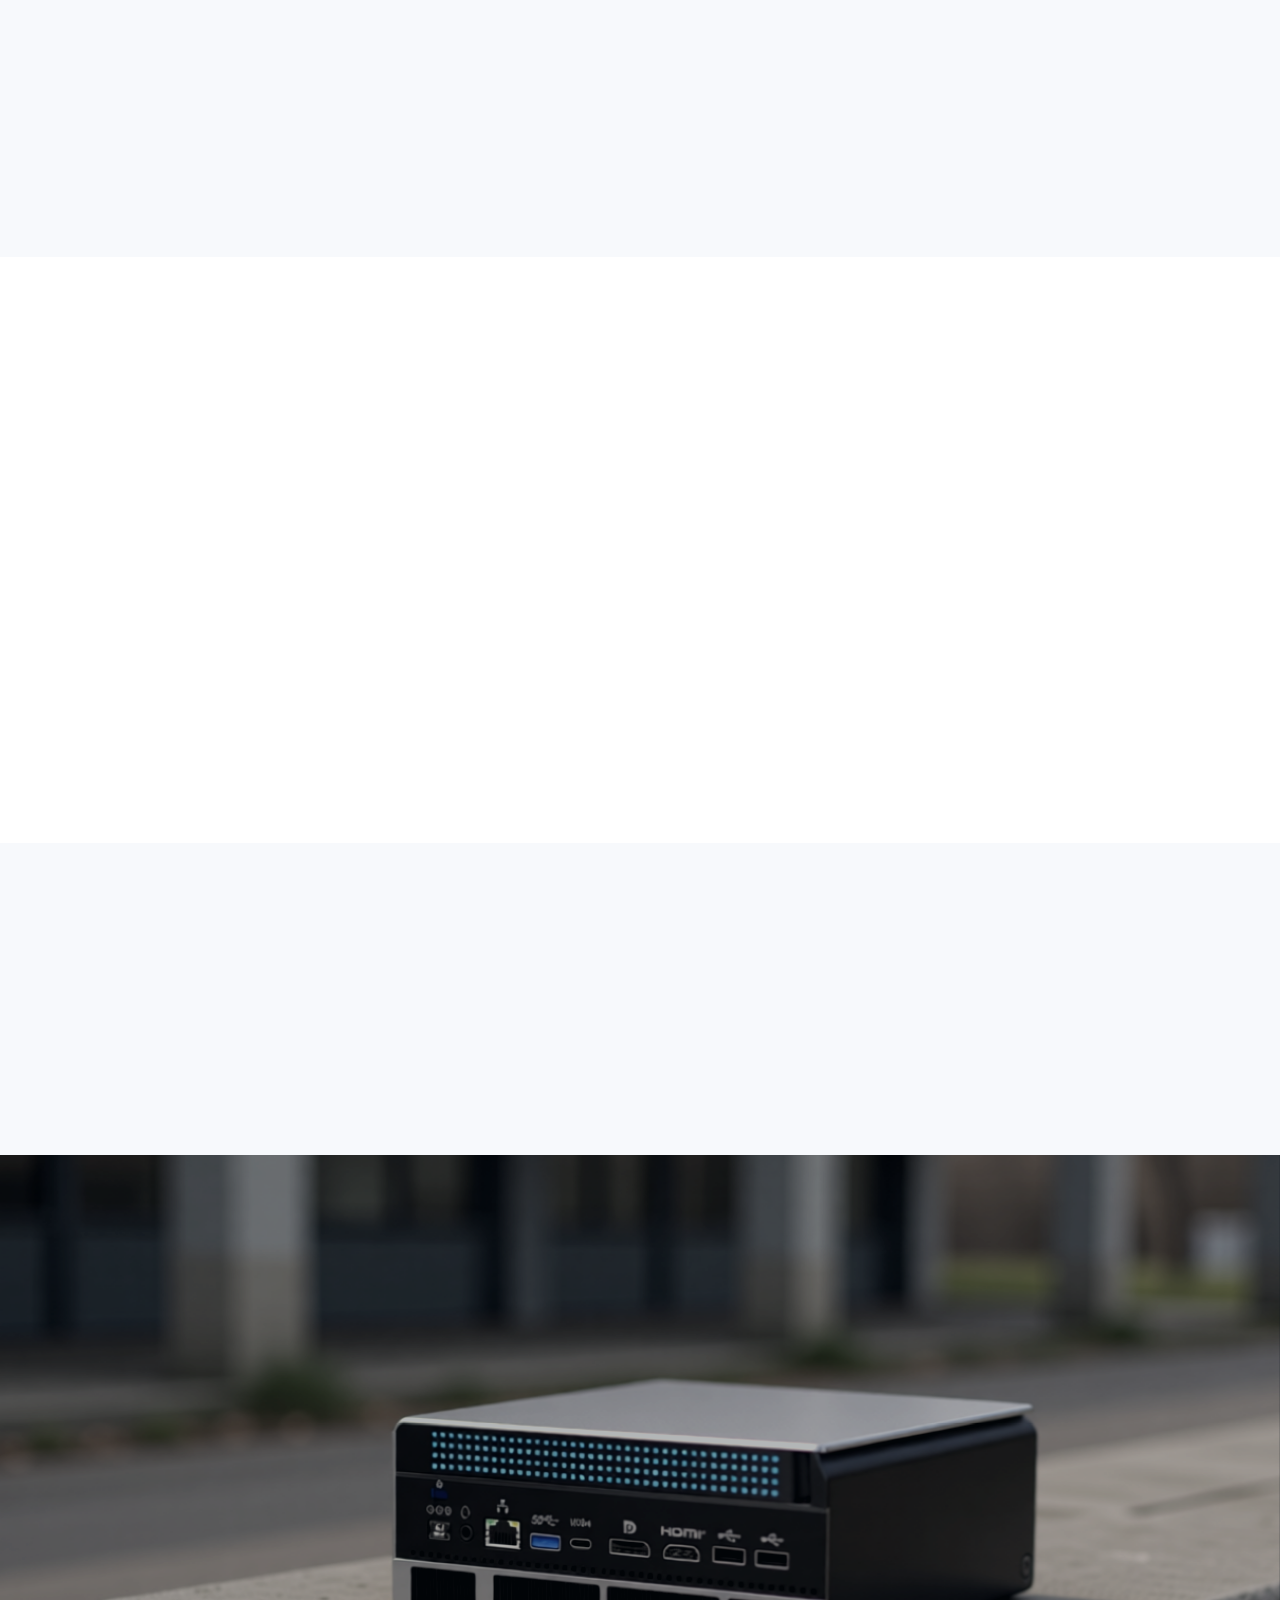
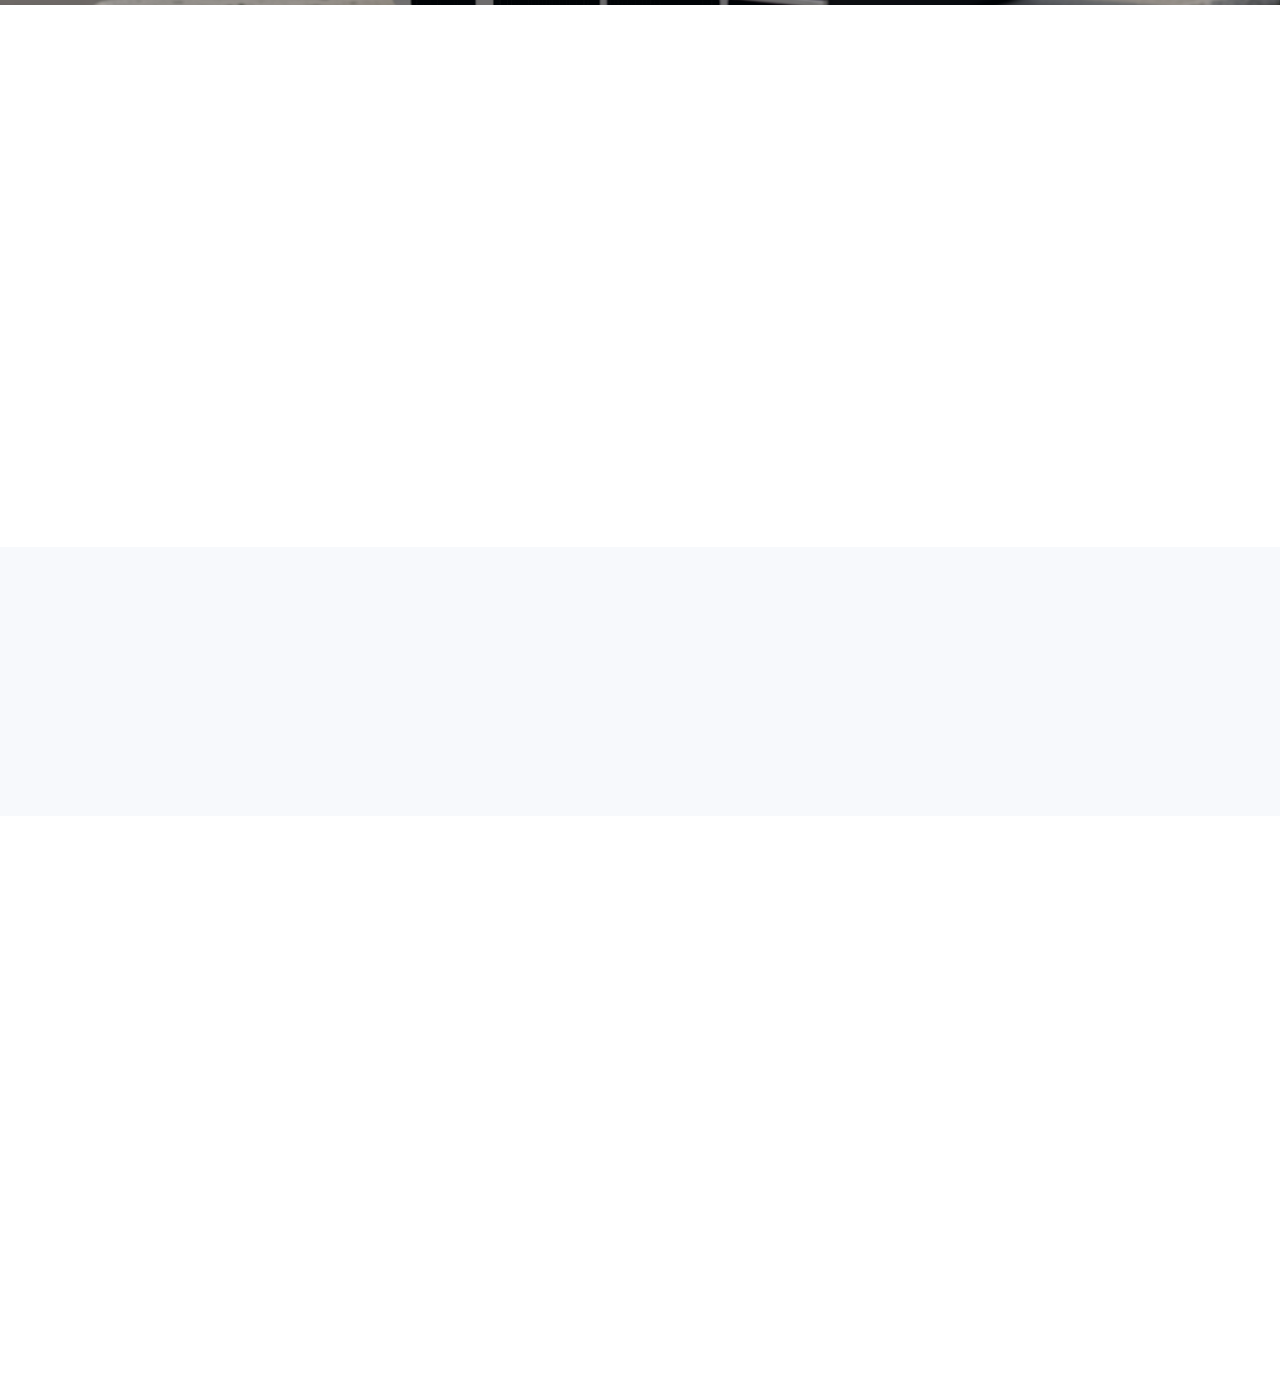
<file: index-v2/index.html>
<!DOCTYPE html>
<html lang="de">

<head>
    <meta charset="UTF-8">
    <meta name="viewport" content="width=device-width, initial-scale=1.0">
    <title>Indie.Box</title>

    <!-- Fonts -->
    <link rel="preconnect" href="https://fonts.googleapis.com">
    <link rel="preconnect" href="https://fonts.gstatic.com" crossorigin>
    <link href="https://fonts.googleapis.com/css2?family=Inter:wght@400;500;600;700&display=swap" rel="stylesheet">

    <link rel="stylesheet" href="../style.css">
</head>

<body>
    <!-- Hero -->
    <section class="hero-overlay parallax-container" id="top">
        <img src="../image2.png" alt="Indie.Box" class="hero-bg-image parallax-bg" data-speed="0.5">

        <div class="container hero-content-overlay fade-up" data-hero-variant="a">
            <h1 class="hero-title">
                Deine KI, Deine Daten.<br>
                Keine Cloud.
            </h1>
            <p class="hero-subtitle">
                Indie.Box ist ein KI-Server für leistungsstarke Modelle.<br>
                Privat, schnell und ohne Subscriptions.
            </p>
            <div class="hero-actions">
                <a href="mailto:contact@brainbot.com" class="primary-button large">Jetzt kaufen</a>
                <a href="#demo" class="secondary-button white-border large">Demo ansehen</a>
            </div>
        </div>

        <div class="container hero-content-overlay fade-up" data-hero-variant="alt2" hidden>
            <h1 class="hero-title">
                indie.box
            </h1>
            <p class="hero-subtitle">
                Echte Intelligenz. Sofort verfügbar.<br>
                Leistung. Unter deiner Kontrolle. Super einfach.
            </p>
            <div class="hero-actions">
                <a href="#demo" class="primary-button large">Jetzt starten</a>
            </div>
        </div>
    </section>

    <!-- Intro -->
    <section class="section">
        <div class="container">
            <div class="content-stack fade-up">
                <p class="lead">
                    Die Indie.Box ist aus gutem Grund die neue Referenz für lokale KI.<br>
                    Mehr Leistung, mehr Spielraum: 128 GB Speicher für moderne Reasoning-Modelle.
                </p>
                <p class="lead">
                    Chat, Automatisierung und Agenten laufen auf deiner Plattform.<br>
                    Alles ist eingerichtet, optimiert und sofort einsatzbereit.<br>
                    Ausgelegt, um mit dir zu wachsen.
                </p>
            </div>
        </div>
    </section>

    <!-- Scroll Headline -->
    <section class="section-title-block">
        <div class="container">
            <div class="section-kicker fade-up">Einsatzbereit</div>
            <div class="section-display gradient-text fade-up">Gemacht für produktive KI vor Ort</div>
        </div>
    </section>

    <!-- Für wen -->
    <section class="section" style="background-color: var(--bg-light);">
        <div class="container">
            <h2 class="section-heading fade-up">Für wen ist Indie.Box gemacht</h2>
            <div class="grid-3">
                <div class="card fade-up">
                    <h3>Private Enthusiasten</h3>
                    <p class="card-lead">
                        Betreibe deine eigene KI, ohne Beobachtung oder Plattformrestriktion.<br>
                        Eine dauerhafte Instanz, die dir gehört.
                    </p>
                    <ul class="dot-list">
                        <li><span class="dot">•</span>Freie Wahl der Modelle, ohne Einschränkungen</li>
                        <li><span class="dot">•</span>Keine Telemetrie, kein Phone-Home</li>
                        <li><span class="dot">•</span>Langlaufende Agenten ohne Limits oder Sperren</li>
                        <li><span class="dot">•</span>Lokal betrieben, unabhängig von Accounts</li>
                    </ul>
                    <a href="mailto:contact@brainbot.com" class="primary-button">Jetzt kaufen</a>
                </div>

                <div class="card fade-up">
                    <h3>Partner &amp; Integratoren</h3>
                    <p class="card-lead">
                        Starte KI-Projekte beim Kunden, ohne Grundsatzdiskussionen.<br>
                        Eine Lösung, die technisch und strategisch vertretbar ist.
                    </p>
                    <ul class="dot-list">
                        <li><span class="dot">•</span>Daten bleiben beim Kunden, technisch umgesetzt</li>
                        <li><span class="dot">•</span>Kein Vendor-Lock-in, Modelle und Provider austauschbar</li>
                        <li><span class="dot">•</span>Geeignet für Agenten, RAG und eigene Speziallösungen</li>
                        <li><span class="dot">•</span>Langfristig betreibbar, ohne Replatforming</li>
                    </ul>
                    <a href="mailto:contact@brainbot.com" class="secondary-button">Partner werden</a>
                </div>

                <div class="card fade-up">
                    <h3>Teams &amp; Unternehmen</h3>
                    <p class="card-lead">
                        Produktiver arbeiten, ohne neue Abhängigkeiten aufzubauen.<br>
                        Indie.Box beschleunigt den Alltag mit vorhandenen Daten.
                    </p>
                    <ul class="dot-list">
                        <li><span class="dot">•</span>Unternehmenswissen schneller nutzen</li>
                        <li><span class="dot">•</span>Prozesse intelligent automatisieren</li>
                        <li><span class="dot">•</span>Direkt nutzbar, kein Transformationsprojekt</li>
                        <li><span class="dot">•</span>Keine Cloud, kein Datenabfluss</li>
                    </ul>
                    <a href="mailto:contact@brainbot.com" class="primary-button">Jetzt kaufen</a>
                </div>
            </div>
        </div>
    </section>

    <!-- Vergleich -->
    <section class="section">
        <div class="container">
            <h2 class="section-heading fade-up">Gemacht für produktive KI vor Ort</h2>

            <div class="grid-3 comparison-grid">
                <div class="card comparison-card fade-up">
                    <div class="comparison-head">
                        <h3>Cloud KI</h3>
                        <div class="comparison-badge muted">Nicht privat</div>
                    </div>
                    <ul class="symbol-list">
                        <li>✕ Monatliche Kosten</li>
                        <li>✕ Daten auf fremden Servern</li>
                        <li>✕ Nutzungs- und Rate-Limits</li>
                        <li>✕ Internet zwingend erforderlich</li>
                    </ul>
                </div>

                <div class="card comparison-card best fade-up">
                    <div class="comparison-head">
                        <h3>Indie.Box</h3>
                        <div class="comparison-badge best">Beste Wahl</div>
                    </div>
                    <ul class="symbol-list">
                        <li>✓ Einmal kaufen, keine Abos</li>
                        <li>✓ Deine Daten bleiben lokal</li>
                        <li>✓ Volle Leistung ohne Limits</li>
                        <li>✓ In Minuten startklar</li>
                        <li>✓ Ausgelegt für große Modelle</li>
                    </ul>
                </div>

                <div class="card comparison-card fade-up">
                    <div class="comparison-head">
                        <h3>Self-Hosting</h3>
                        <div class="comparison-badge muted">Zu komplex</div>
                    </div>
                    <ul class="symbol-list">
                        <li>✕ Tage oder Wochen Setup</li>
                        <li>✕ Technisches Expertenwissen nötig</li>
                        <li>✕ Hardware- und Treiberprobleme</li>
                        <li>✕ Permanenter Wartungsaufwand</li>
                        <li>✕ Kein verlässlicher Support</li>
                    </ul>
                </div>
            </div>

            <p class="center-note fade-up">
                Indie.Box kombiniert die Privatsphäre von Self-Hosting mit der Einfachheit von Cloud-KI.<br>
                Ohne laufende Kosten. Ohne Basteln.
            </p>
        </div>
    </section>

    <!-- Wie es funktioniert -->
    <section class="section" style="background-color: var(--bg-light);">
        <div class="container">
            <div class="grid-3">
                <div class="card fade-up">
                    <h3>1. Auspacken &amp; Verbinden</h3>
                    <p class="card-lead">
                        Schließe die Indie.Box an Strom und Netzwerk an.<br>
                        WLAN oder Ethernet, fertig.
                    </p>
                </div>
                <div class="card fade-up">
                    <h3>2. Browser öffnen</h3>
                    <p class="card-lead">
                        Öffne die lokale Adresse im Browser.<br>
                        Keine App. Kein Cloud-Login.
                    </p>
                </div>
                <div class="card fade-up">
                    <h3>3. Loslegen</h3>
                    <p class="card-lead">
                        Alle Modelle sind vorbereitet.<br>
                        Sofort einsatzbereit, ohne Konfiguration.
                    </p>
                </div>
            </div>
        </div>
    </section>

    <!-- Private AI Ecosystem -->
    <section class="showcase-section parallax-container" id="demo">
        <div class="showcase-container">
            <img src="../image.png" alt="Indie.Box" class="showcase-image parallax-bg" data-speed="0.3">
            <div class="showcase-content">
                <h2 class="showcase-title fade-up">Dein privates KI-Ökosystem</h2>
                <p class="showcase-text fade-up">
                    Nutze ein kuratiertes Ökosystem professioneller KI-Anwendungen.<br>
                    Ein Klick zur Installation, automatische Updates und kein Datenabfluss.
                </p>
            </div>
        </div>
    </section>

    <section class="section">
        <div class="container">
            <div class="grid-3">
                <div class="card fade-up">
                    <h3>1. Mit Dokumenten chatten</h3>
                    <p class="card-lead">
                        Lade PDFs, Verträge und Berichte hoch, um Inhalte zu analysieren, zusammenzufassen und gezielt
                        Fragen zu stellen.<br>
                        Alles bleibt im eigenen Netzwerk.
                    </p>
                    <ul class="dot-list">
                        <li><span class="dot">•</span>Verschiedene Dateiformate</li>
                        <li><span class="dot">•</span>Wissensdatenbanken</li>
                        <li><span class="dot">•</span>Texterkennung</li>
                        <li><span class="dot">•</span>Zusammenfassungen</li>
                    </ul>
                </div>

                <div class="card fade-up">
                    <h3>2. Agenten</h3>
                    <p class="card-lead">
                        Erstelle Agenten, die KI, Daten und Tools direkt in deinen Workflows verbinden.<br>
                        Mehrstufige Logik, autonomes Arbeiten, lokal ausgeführt.
                    </p>
                    <ul class="dot-list">
                        <li><span class="dot">•</span>1000+ App- und API-Konnektoren</li>
                        <li><span class="dot">•</span>Mehrstufige Abläufe</li>
                        <li><span class="dot">•</span>Agenten-Teams</li>
                        <li><span class="dot">•</span>Visuell konfigurierbar und per Code erweiterbar</li>
                    </ul>
                </div>

                <div class="card fade-up">
                    <h3>3. Alle Modelle ausführen</h3>
                    <p class="card-lead">Alle gängigen KI-Modelle, lokal.</p>
                    <p class="card-lead">
                        Die Indie.Box kommt mit leistungsstarken Modellen vorinstalliert.<br>
                        Weitere Modelle kannst du bei Bedarf hinzufügen und sofort wechseln.
                    </p>
                    <ul class="dot-list">
                        <li><span class="dot">•</span>Starke Reasoning-Modelle</li>
                        <li><span class="dot">•</span>Vision- und Audio-Tasks</li>
                        <li><span class="dot">•</span>Tool-Calling</li>
                        <li><span class="dot">•</span>Hohe Antwortqualität durch lokale Rechenleistung</li>
                    </ul>
                </div>
            </div>
        </div>
    </section>

    <!-- Data Safety -->
    <section class="section" style="background-color: var(--bg-light);" id="data-safety">
        <div class="container">
            <div class="info-card fade-up">
                <h2 class="info-title">Deine Daten bleiben bei dir</h2>
                <p class="info-text">
                    Standardmäßig verlässt kein Byte dein Netzwerk.<br>
                    Keine Cloud. Keine Telemetrie.
                </p>
                <p class="info-text">
                    Externe Dienste, Modell-Downloads oder Support-Zugriff sind immer deaktiviert und müssen bewusst
                    eingeschaltet werden.
                </p>
                <a href="#data-safety" class="text-link">So bleibt alles lokal</a>
            </div>
        </div>
    </section>

    <!-- Betrieb -->
    <section class="section" id="betrieb">
        <div class="container">
            <div class="info-card fade-up">
                <h2 class="info-title">Ein System, das einfach läuft</h2>
                <p class="info-text">
                    Die Indie.Box basiert auf einem gehärteten Linux-System mit klar getrennten Benutzer- und
                    Datenbereichen.<br>
                    Updates und Support erfolgen nur mit deiner Freigabe.
                </p>
                <p class="info-text">
                    Kein versteckter Zugriff.<br>
                    Keine Überraschungen im Betrieb.
                </p>
                <a href="#betrieb" class="text-link">So funktioniert der Betrieb</a>
            </div>
        </div>
    </section>

    <!-- Final CTA -->
    <section class="section final-cta" id="final-cta">
        <div class="container">
            <div class="final-cta-card fade-up">
                <h2 class="section-heading" style="margin-bottom: 1.5rem;">Bereit für lokale KI ohne Kompromisse?</h2>
                <div class="hero-actions">
                    <a href="mailto:contact@brainbot.com" class="primary-button large">Jetzt kaufen</a>
                    <a href="#demo" class="secondary-button large">Demo ansehen</a>
                </div>
            </div>
        </div>
    </section>

    <script src="../script-v2.js"></script>
</body>

</html>
</file>
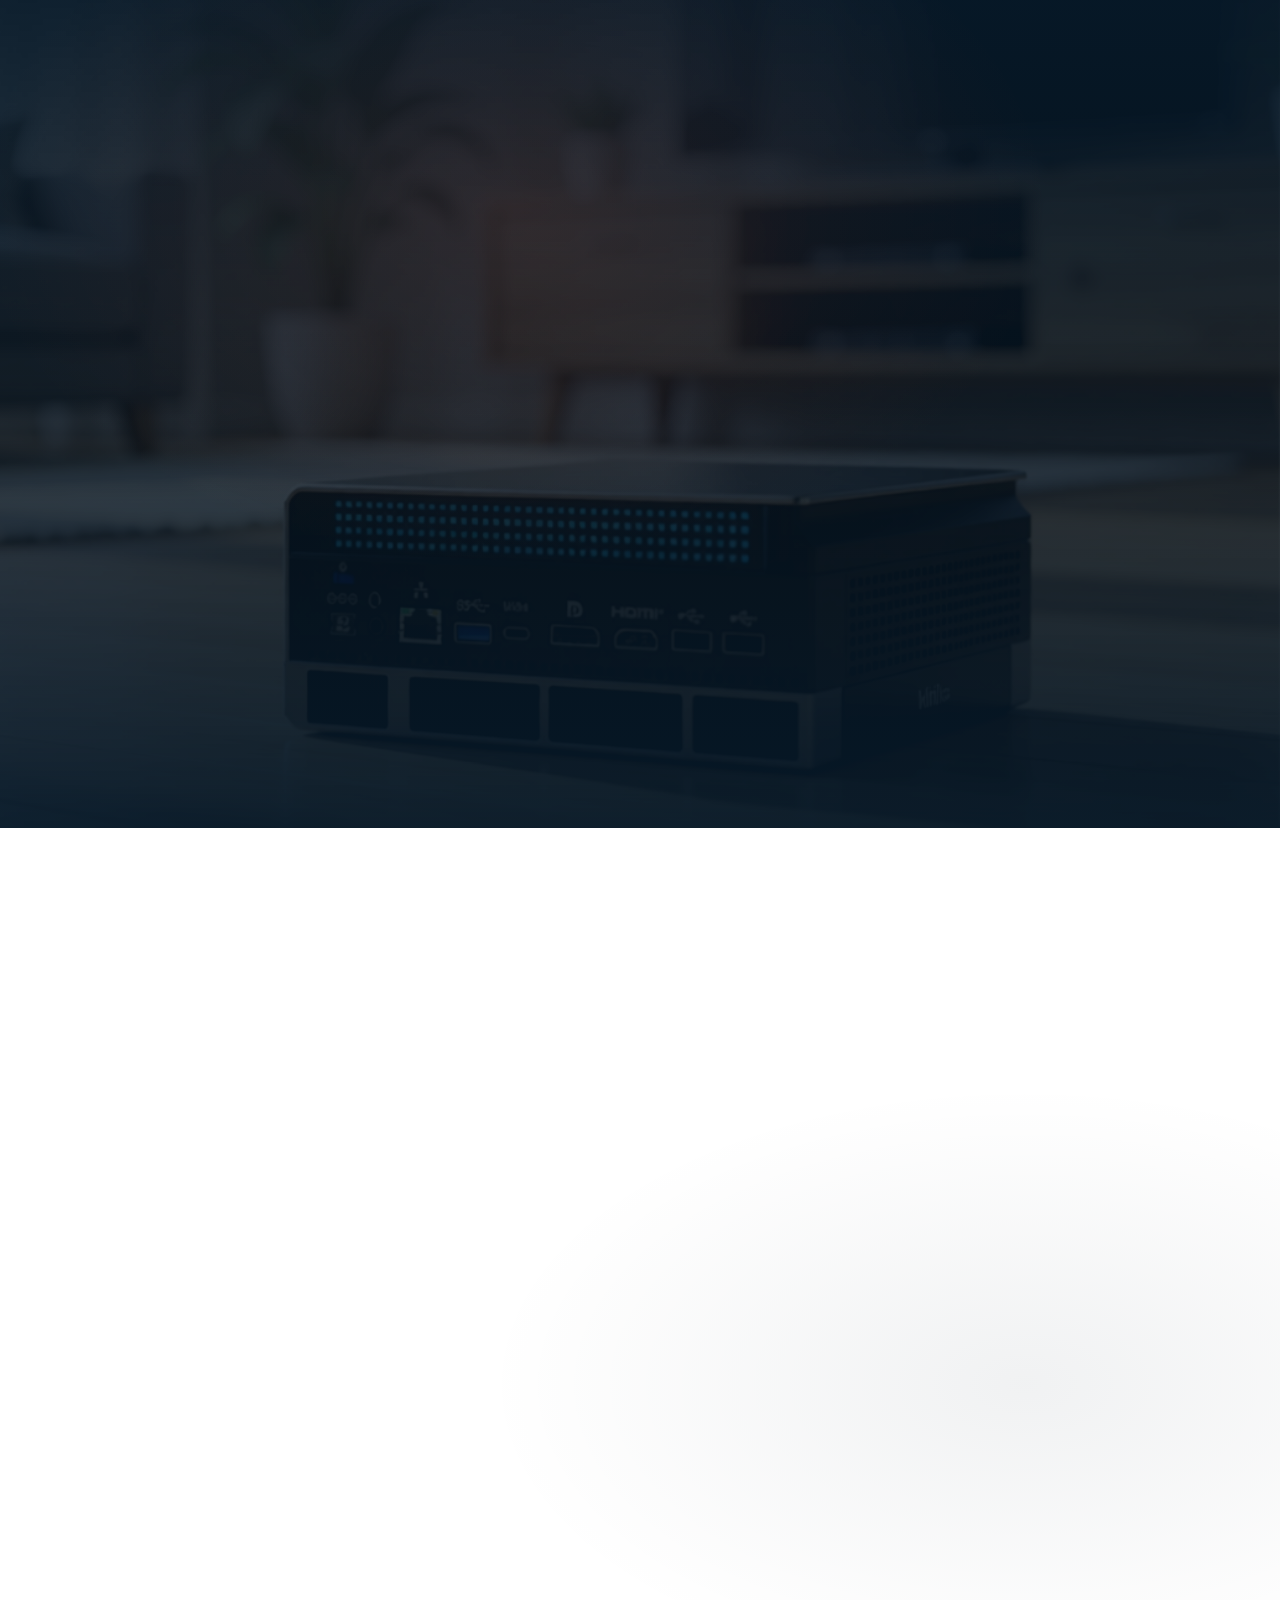
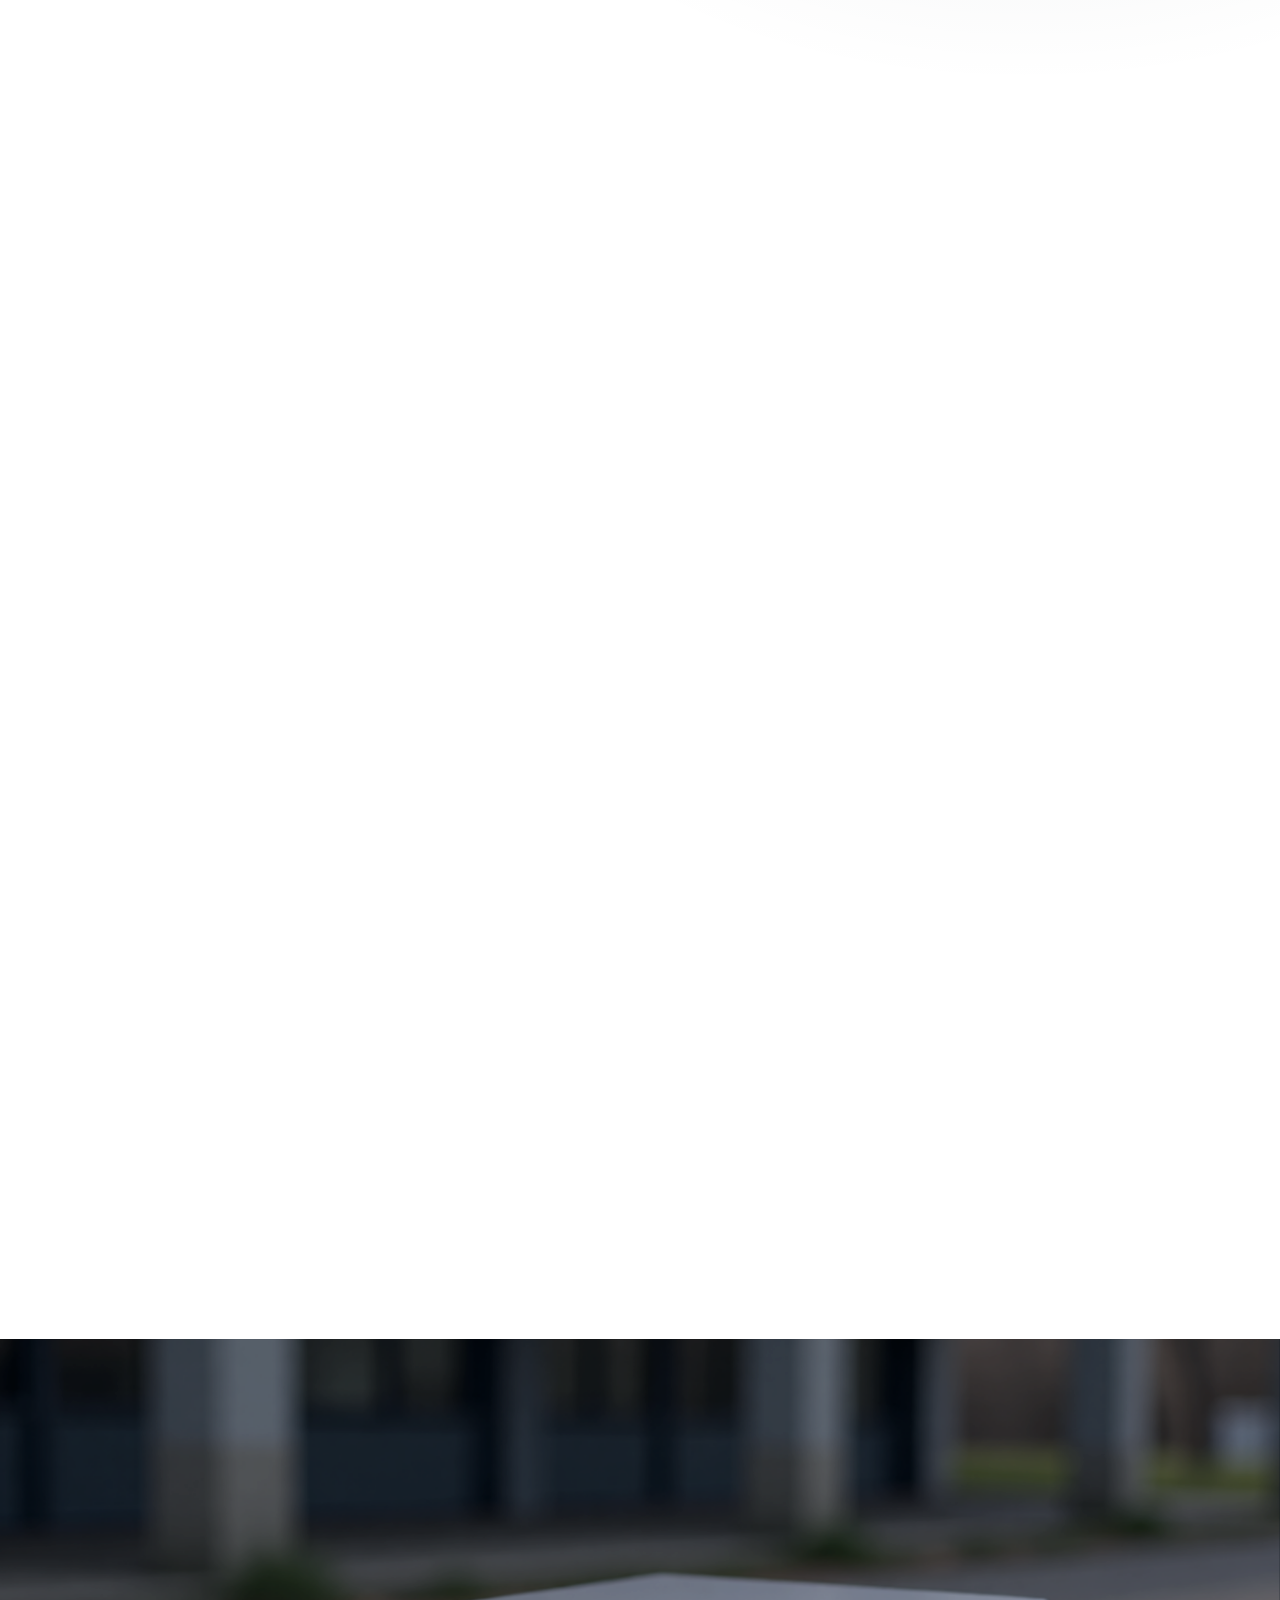
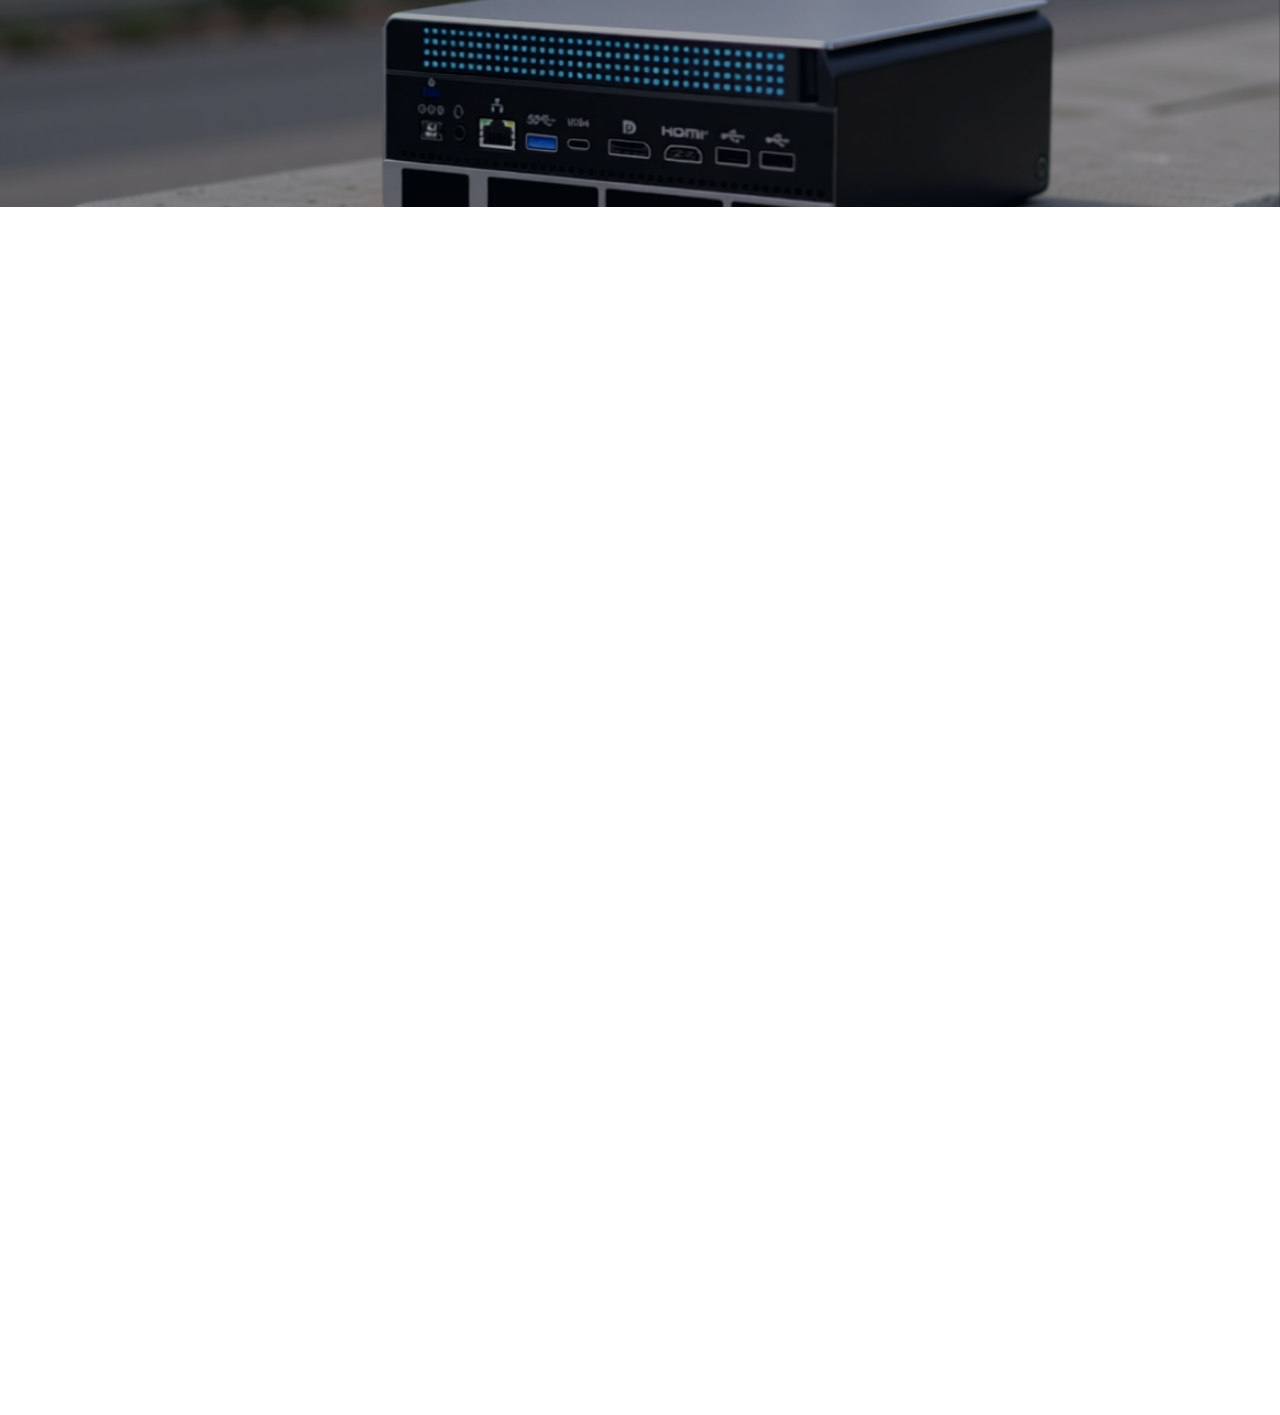
<file: index-v3/index.html>
<!DOCTYPE html>
<html lang="de">

<head>
    <meta charset="UTF-8">
    <meta name="viewport" content="width=device-width, initial-scale=1.0">
    <title>Indie.Box</title>

    <!-- Fonts -->
    <link rel="preconnect" href="https://fonts.googleapis.com">
    <link rel="preconnect" href="https://fonts.gstatic.com" crossorigin>
    <link href="https://fonts.googleapis.com/css2?family=Inter:wght@400;500;600;700&display=swap" rel="stylesheet">

    <link rel="stylesheet" href="../style.css">
    <link rel="stylesheet" href="../style-v3.css">
</head>

<body class="v3">
    <div class="v3-page">
        <!-- Hero -->
        <section class="hero-overlay parallax-container v3-hero" id="top">
            <img src="../image2.png" alt="Indie.Box" class="hero-bg-image parallax-bg" data-speed="0.45">

            <div class="container v3-hero-inner">
                <div class="v3-hero-card fade-up" data-hero-variant="a">
                    <h1 class="hero-title v3-hero-title">
                        Deine KI, Deine Daten.<br>
                        Keine Cloud.
                    </h1>
                    <p class="hero-subtitle v3-hero-subtitle">
                        Indie.Box ist ein KI-Server für leistungsstarke Modelle.<br>
                        Privat, schnell und ohne Subscriptions.
                    </p>
                    <div class="hero-actions v3-hero-actions">
                        <a href="mailto:contact@brainbot.com" class="primary-button large">Jetzt kaufen</a>
                        <a href="#demo" class="secondary-button white-border large">Demo ansehen</a>
                    </div>
                </div>

                <div class="v3-hero-card fade-up" data-hero-variant="alt2" hidden>
                    <h1 class="hero-title v3-hero-title">
                        indie.box
                    </h1>
                    <p class="hero-subtitle v3-hero-subtitle">
                        Echte Intelligenz. Sofort verfügbar.<br>
                        Leistung. Unter deiner Kontrolle. Super einfach.
                    </p>
                    <div class="hero-actions v3-hero-actions">
                        <a href="#demo" class="primary-button large">Jetzt starten</a>
                    </div>
                </div>
            </div>
        </section>

        <!-- Intro -->
        <section class="section v3-section v3-section-intro">
            <div class="container">
                <div class="v3-surface v3-intro-surface fade-up">
                    <div class="v3-intro-grid">
                        <div class="v3-intro-copy">
                            <p class="lead v3-lead">
                                Die Indie.Box ist aus gutem Grund die neue Referenz für lokale KI.<br>
                                Mehr Leistung, mehr Spielraum: 128 GB Speicher für moderne Reasoning-Modelle.
                            </p>
                        </div>
                        <div class="v3-intro-copy">
                            <p class="lead v3-lead">
                                Chat, Automatisierung und Agenten laufen auf deiner Plattform.<br>
                                Alles ist eingerichtet, optimiert und sofort einsatzbereit.<br>
                                Ausgelegt, um mit dir zu wachsen.
                            </p>
                        </div>
                    </div>
                </div>
            </div>
        </section>

        <!-- Scroll Headline -->
        <section class="section-title-block">
            <div class="container">
                <div class="section-kicker fade-up">Einsatzbereit</div>
                <div class="section-display gradient-text fade-up">Gemacht für produktive KI vor Ort</div>
            </div>
        </section>

        <!-- Für wen -->
        <section class="section v3-section v3-section-audience">
            <div class="container">
                <h2 class="section-heading fade-up v3-heading">Für wen ist Indie.Box gemacht</h2>
                <div class="grid-3 v3-cards">
                    <div class="card fade-up v3-card">
                        <h3>Private Enthusiasten</h3>
                        <p class="card-lead v3-card-lead">
                            Betreibe deine eigene KI, ohne Beobachtung oder Plattformrestriktion.<br>
                            Eine dauerhafte Instanz, die dir gehört.
                        </p>
                        <ul class="dot-list v3-dot-list">
                            <li><span class="dot">•</span>Freie Wahl der Modelle, ohne Einschränkungen</li>
                            <li><span class="dot">•</span>Keine Telemetrie, kein Phone-Home</li>
                            <li><span class="dot">•</span>Langlaufende Agenten ohne Limits oder Sperren</li>
                            <li><span class="dot">•</span>Lokal betrieben, unabhängig von Accounts</li>
                        </ul>
                        <a href="mailto:contact@brainbot.com" class="primary-button">Jetzt kaufen</a>
                    </div>

                    <div class="card fade-up v3-card">
                        <h3>Partner &amp; Integratoren</h3>
                        <p class="card-lead v3-card-lead">
                            Starte KI-Projekte beim Kunden, ohne Grundsatzdiskussionen.<br>
                            Eine Lösung, die technisch und strategisch vertretbar ist.
                        </p>
                        <ul class="dot-list v3-dot-list">
                            <li><span class="dot">•</span>Daten bleiben beim Kunden, technisch umgesetzt</li>
                            <li><span class="dot">•</span>Kein Vendor-Lock-in, Modelle und Provider austauschbar</li>
                            <li><span class="dot">•</span>Geeignet für Agenten, RAG und eigene Speziallösungen</li>
                            <li><span class="dot">•</span>Langfristig betreibbar, ohne Replatforming</li>
                        </ul>
                        <a href="mailto:contact@brainbot.com" class="secondary-button">Partner werden</a>
                    </div>

                    <div class="card fade-up v3-card">
                        <h3>Teams &amp; Unternehmen</h3>
                        <p class="card-lead v3-card-lead">
                            Produktiver arbeiten, ohne neue Abhängigkeiten aufzubauen.<br>
                            Indie.Box beschleunigt den Alltag mit vorhandenen Daten.
                        </p>
                        <ul class="dot-list v3-dot-list">
                            <li><span class="dot">•</span>Unternehmenswissen schneller nutzen</li>
                            <li><span class="dot">•</span>Prozesse intelligent automatisieren</li>
                            <li><span class="dot">•</span>Direkt nutzbar, kein Transformationsprojekt</li>
                            <li><span class="dot">•</span>Keine Cloud, kein Datenabfluss</li>
                        </ul>
                        <a href="mailto:contact@brainbot.com" class="primary-button">Jetzt kaufen</a>
                    </div>
                </div>
            </div>
        </section>

        <!-- Vergleich -->
        <section class="section v3-section v3-section-compare">
            <div class="container">
                <h2 class="section-heading fade-up v3-heading">Gemacht für produktive KI vor Ort</h2>

                <div class="v3-compare-grid">
                    <div class="card comparison-card fade-up v3-card v3-compare-card">
                        <div class="comparison-head">
                            <h3>Cloud KI</h3>
                            <div class="comparison-badge muted">Nicht privat</div>
                        </div>
                        <ul class="symbol-list v3-symbol-list">
                            <li>✕ Monatliche Kosten</li>
                            <li>✕ Daten auf fremden Servern</li>
                            <li>✕ Nutzungs- und Rate-Limits</li>
                            <li>✕ Internet zwingend erforderlich</li>
                        </ul>
                    </div>

                    <div class="card comparison-card best fade-up v3-card v3-compare-card v3-compare-best">
                        <div class="comparison-head">
                            <h3>Indie.Box</h3>
                            <div class="comparison-badge best">Beste Wahl</div>
                        </div>
                        <ul class="symbol-list v3-symbol-list">
                            <li>✓ Einmal kaufen, keine Abos</li>
                            <li>✓ Deine Daten bleiben lokal</li>
                            <li>✓ Volle Leistung ohne Limits</li>
                            <li>✓ In Minuten startklar</li>
                            <li>✓ Ausgelegt für große Modelle</li>
                        </ul>
                    </div>

                    <div class="card comparison-card fade-up v3-card v3-compare-card">
                        <div class="comparison-head">
                            <h3>Self-Hosting</h3>
                            <div class="comparison-badge muted">Zu komplex</div>
                        </div>
                        <ul class="symbol-list v3-symbol-list">
                            <li>✕ Tage oder Wochen Setup</li>
                            <li>✕ Technisches Expertenwissen nötig</li>
                            <li>✕ Hardware- und Treiberprobleme</li>
                            <li>✕ Permanenter Wartungsaufwand</li>
                            <li>✕ Kein verlässlicher Support</li>
                        </ul>
                    </div>
                </div>

                <p class="center-note fade-up v3-center-note">
                    Indie.Box kombiniert die Privatsphäre von Self-Hosting mit der Einfachheit von Cloud-KI.<br>
                    Ohne laufende Kosten. Ohne Basteln.
                </p>
            </div>
        </section>

        <!-- Wie es funktioniert -->
        <section class="section v3-section v3-section-steps">
            <div class="container">
                <div class="v3-steps-grid">
                    <div class="card fade-up v3-card v3-step-card">
                        <h3>1. Auspacken &amp; Verbinden</h3>
                        <p class="card-lead v3-card-lead">
                            Schließe die Indie.Box an Strom und Netzwerk an.<br>
                            WLAN oder Ethernet, fertig.
                        </p>
                    </div>
                    <div class="card fade-up v3-card v3-step-card">
                        <h3>2. Browser öffnen</h3>
                        <p class="card-lead v3-card-lead">
                            Öffne die lokale Adresse im Browser.<br>
                            Keine App. Kein Cloud-Login.
                        </p>
                    </div>
                    <div class="card fade-up v3-card v3-step-card">
                        <h3>3. Loslegen</h3>
                        <p class="card-lead v3-card-lead">
                            Alle Modelle sind vorbereitet.<br>
                            Sofort einsatzbereit, ohne Konfiguration.
                        </p>
                    </div>
                </div>
            </div>
        </section>

        <!-- Private AI Ecosystem -->
        <section class="showcase-section parallax-container v3-showcase" id="demo">
            <div class="showcase-container v3-showcase-container">
                <img src="../image.png" alt="Indie.Box" class="showcase-image parallax-bg" data-speed="0.28">
                <div class="showcase-content v3-showcase-content">
                    <h2 class="showcase-title fade-up">Dein privates KI-Ökosystem</h2>
                    <p class="showcase-text fade-up">
                        Nutze ein kuratiertes Ökosystem professioneller KI-Anwendungen.<br>
                        Ein Klick zur Installation, automatische Updates und kein Datenabfluss.
                    </p>
                </div>
            </div>
        </section>

        <section class="section v3-section v3-section-ecosystem">
            <div class="container">
                <div class="grid-3 v3-cards">
                    <div class="card fade-up v3-card">
                        <h3>1. Mit Dokumenten chatten</h3>
                        <p class="card-lead v3-card-lead">
                            Lade PDFs, Verträge und Berichte hoch, um Inhalte zu analysieren, zusammenzufassen und
                            gezielt Fragen zu stellen.<br>
                            Alles bleibt im eigenen Netzwerk.
                        </p>
                        <ul class="dot-list v3-dot-list">
                            <li><span class="dot">•</span>Verschiedene Dateiformate</li>
                            <li><span class="dot">•</span>Wissensdatenbanken</li>
                            <li><span class="dot">•</span>Texterkennung</li>
                            <li><span class="dot">•</span>Zusammenfassungen</li>
                        </ul>
                    </div>

                    <div class="card fade-up v3-card">
                        <h3>2. Agenten</h3>
                        <p class="card-lead v3-card-lead">
                            Erstelle Agenten, die KI, Daten und Tools direkt in deinen Workflows verbinden.<br>
                            Mehrstufige Logik, autonomes Arbeiten, lokal ausgeführt.
                        </p>
                        <ul class="dot-list v3-dot-list">
                            <li><span class="dot">•</span>1000+ App- und API-Konnektoren</li>
                            <li><span class="dot">•</span>Mehrstufige Abläufe</li>
                            <li><span class="dot">•</span>Agenten-Teams</li>
                            <li><span class="dot">•</span>Visuell konfigurierbar und per Code erweiterbar</li>
                        </ul>
                    </div>

                    <div class="card fade-up v3-card">
                        <h3>3. Alle Modelle ausführen</h3>
                        <p class="card-lead v3-card-lead">Alle gängigen KI-Modelle, lokal.</p>
                        <p class="card-lead v3-card-lead">
                            Die Indie.Box kommt mit leistungsstarken Modellen vorinstalliert.<br>
                            Weitere Modelle kannst du bei Bedarf hinzufügen und sofort wechseln.
                        </p>
                        <ul class="dot-list v3-dot-list">
                            <li><span class="dot">•</span>Starke Reasoning-Modelle</li>
                            <li><span class="dot">•</span>Vision- und Audio-Tasks</li>
                            <li><span class="dot">•</span>Tool-Calling</li>
                            <li><span class="dot">•</span>Hohe Antwortqualität durch lokale Rechenleistung</li>
                        </ul>
                    </div>
                </div>
            </div>
        </section>

        <!-- Data Safety + Betrieb -->
        <section class="section v3-section v3-section-info" id="data-safety">
            <div class="container">
                <div class="v3-info-grid">
                    <div class="info-card fade-up v3-info-card">
                        <h2 class="info-title">Deine Daten bleiben bei dir</h2>
                        <p class="info-text v3-info-text">
                            Standardmäßig verlässt kein Byte dein Netzwerk.<br>
                            Keine Cloud. Keine Telemetrie.
                        </p>
                        <p class="info-text v3-info-text">
                            Externe Dienste, Modell-Downloads oder Support-Zugriff sind immer deaktiviert und müssen
                            bewusst eingeschaltet werden.
                        </p>
                        <a href="#data-safety" class="text-link">So bleibt alles lokal</a>
                    </div>

                    <div class="info-card fade-up v3-info-card" id="betrieb">
                        <h2 class="info-title">Ein System, das einfach läuft</h2>
                        <p class="info-text v3-info-text">
                            Die Indie.Box basiert auf einem gehärteten Linux-System mit klar getrennten Benutzer- und
                            Datenbereichen.<br>
                            Updates und Support erfolgen nur mit deiner Freigabe.
                        </p>
                        <p class="info-text v3-info-text">
                            Kein versteckter Zugriff.<br>
                            Keine Überraschungen im Betrieb.
                        </p>
                        <a href="#betrieb" class="text-link">So funktioniert der Betrieb</a>
                    </div>
                </div>
            </div>
        </section>

        <!-- Final CTA -->
        <section class="section final-cta v3-section v3-section-final" id="final-cta">
            <div class="container">
                <div class="final-cta-card fade-up v3-final-card">
                    <h2 class="section-heading v3-heading" style="margin-bottom: 1.5rem;">Bereit für lokale KI ohne
                        Kompromisse?</h2>
                    <div class="hero-actions v3-hero-actions">
                        <a href="mailto:contact@brainbot.com" class="primary-button large">Jetzt kaufen</a>
                        <a href="#demo" class="secondary-button large">Demo ansehen</a>
                    </div>
                </div>
            </div>
        </section>
    </div>

    <script src="../script-v3.js"></script>
</body>

</html>
</file>
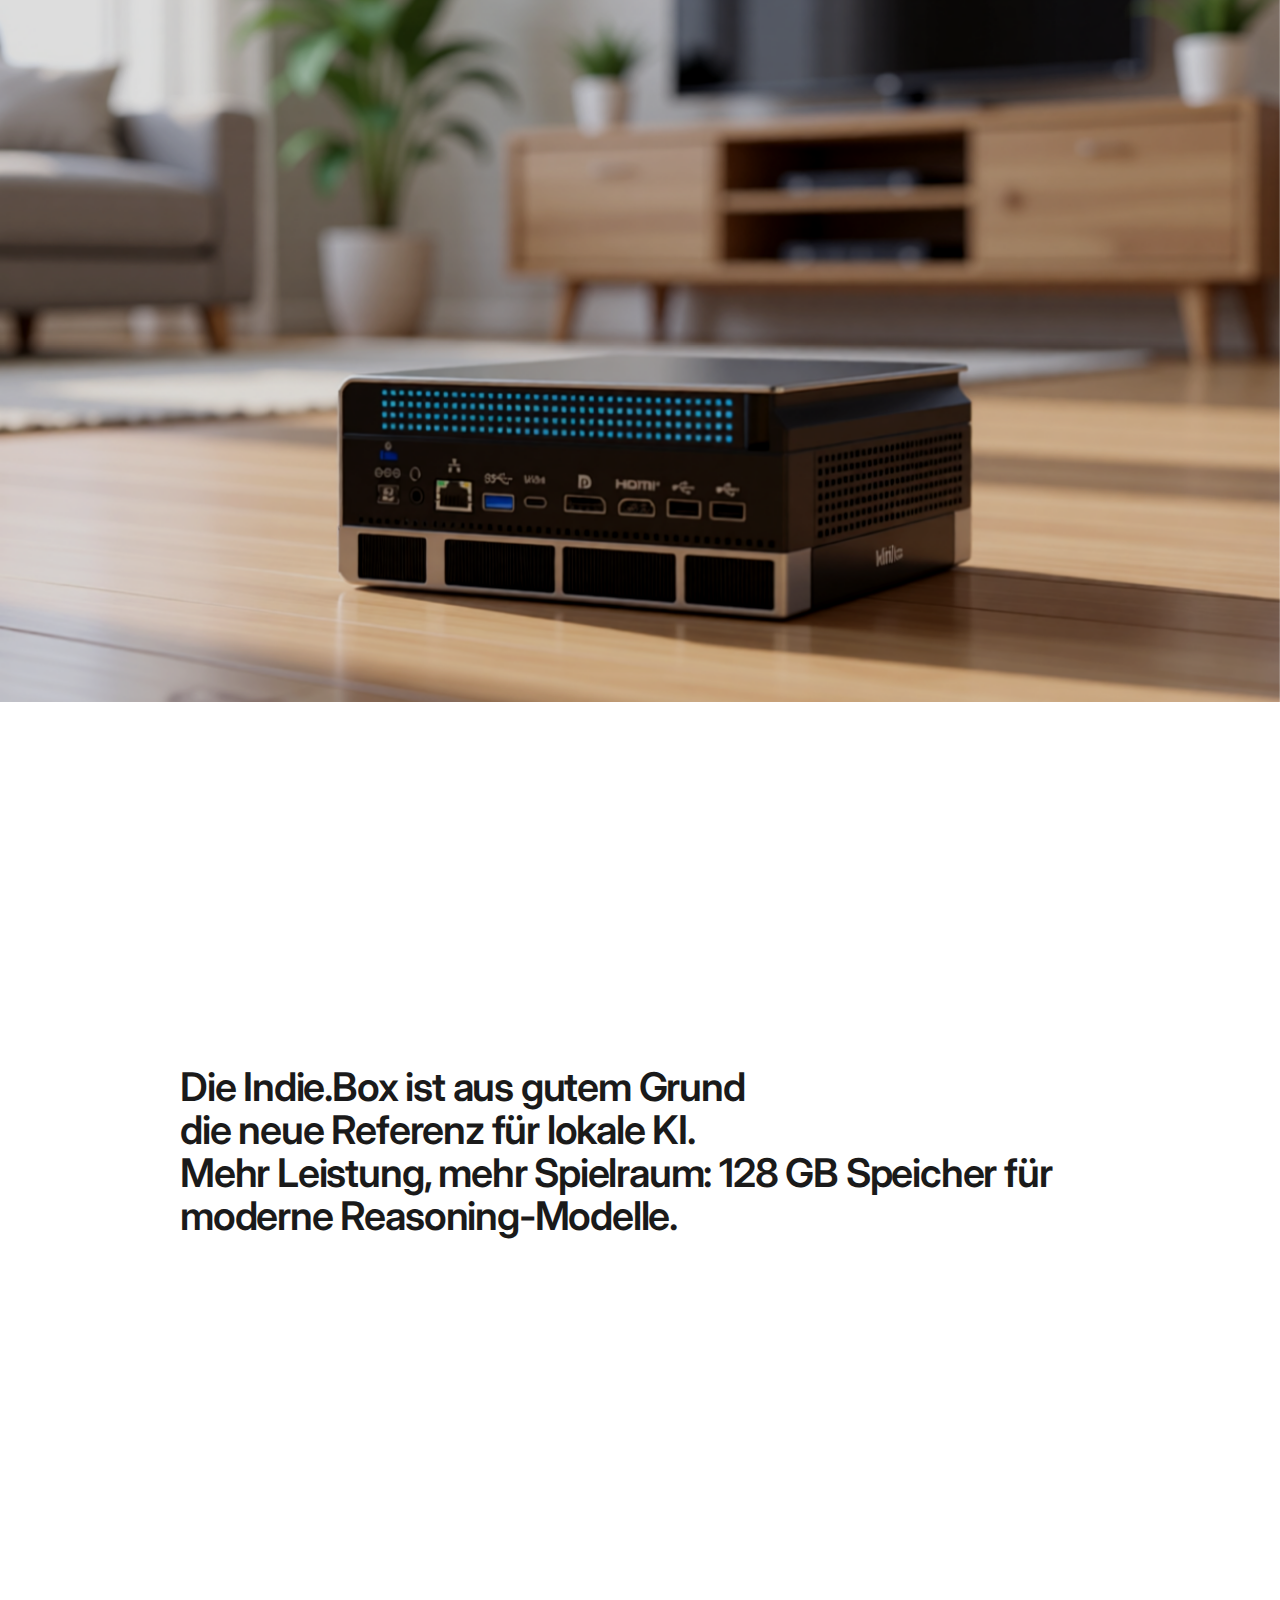
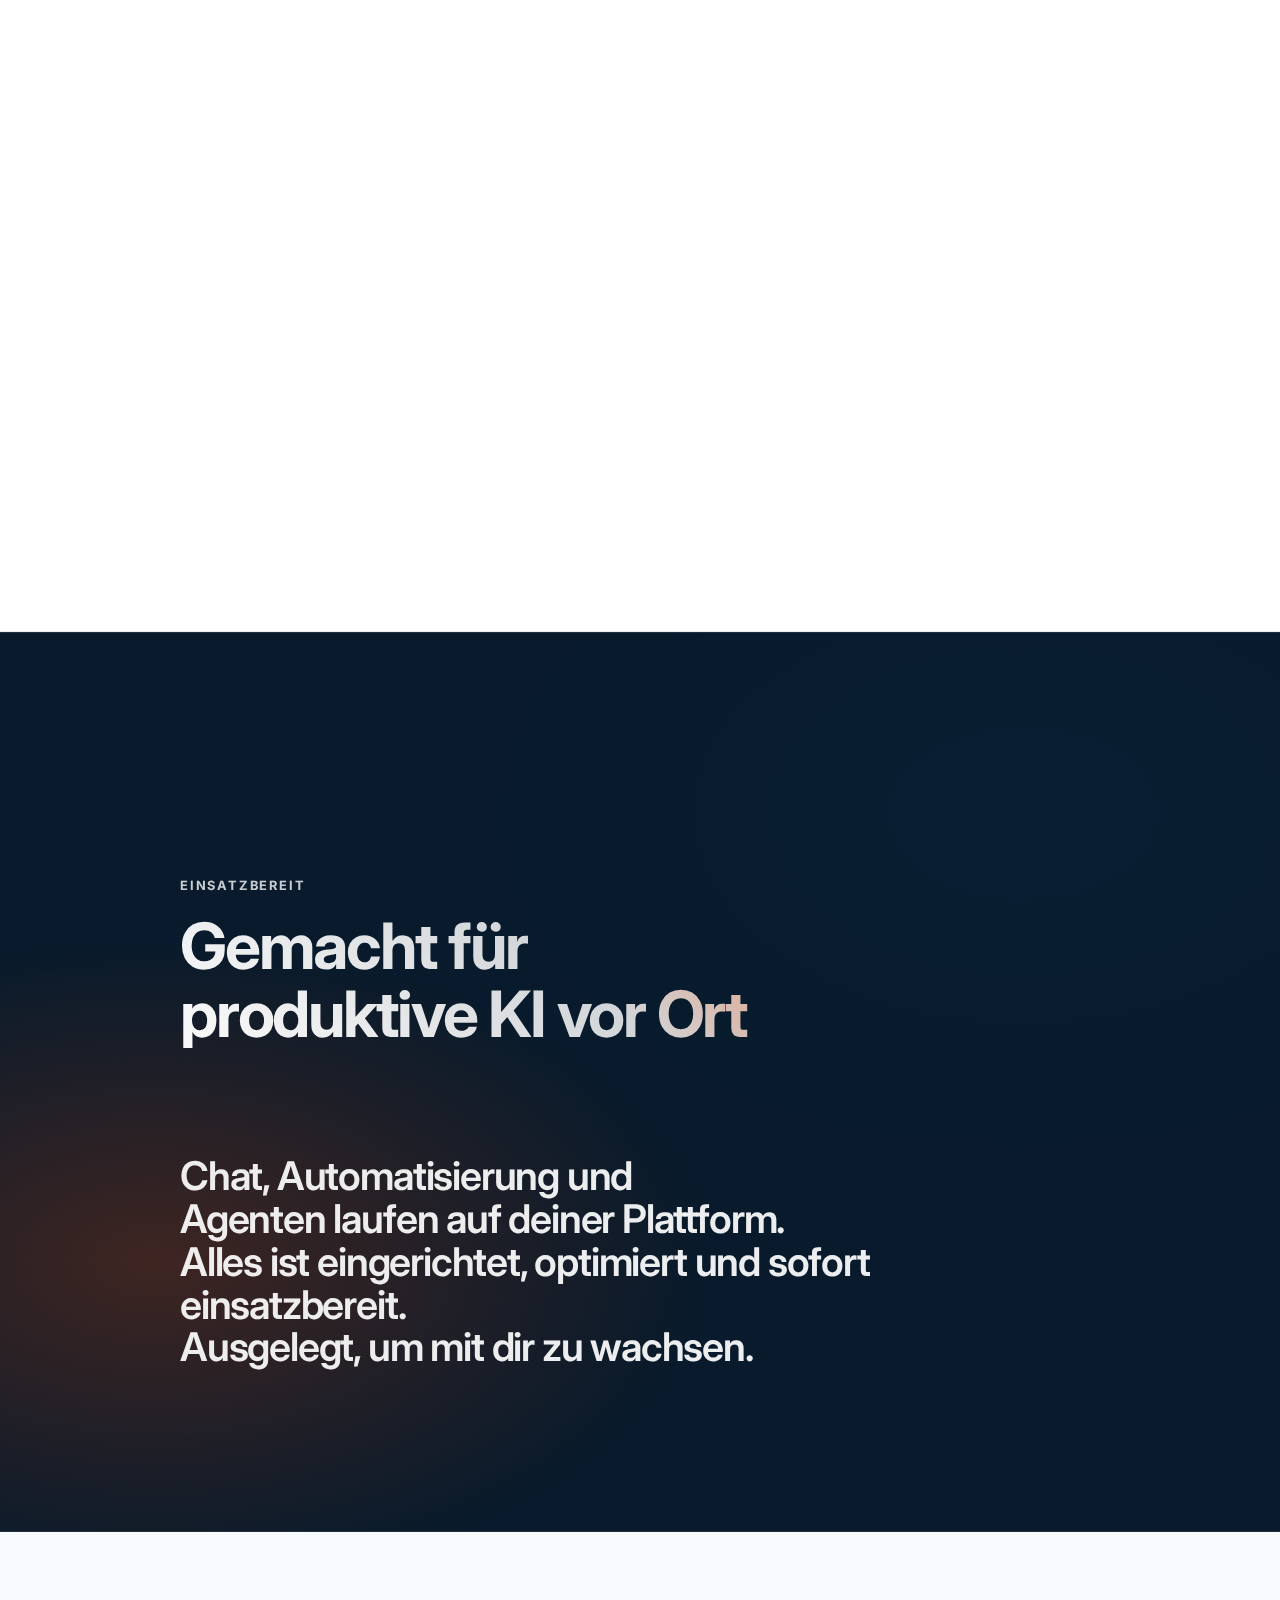
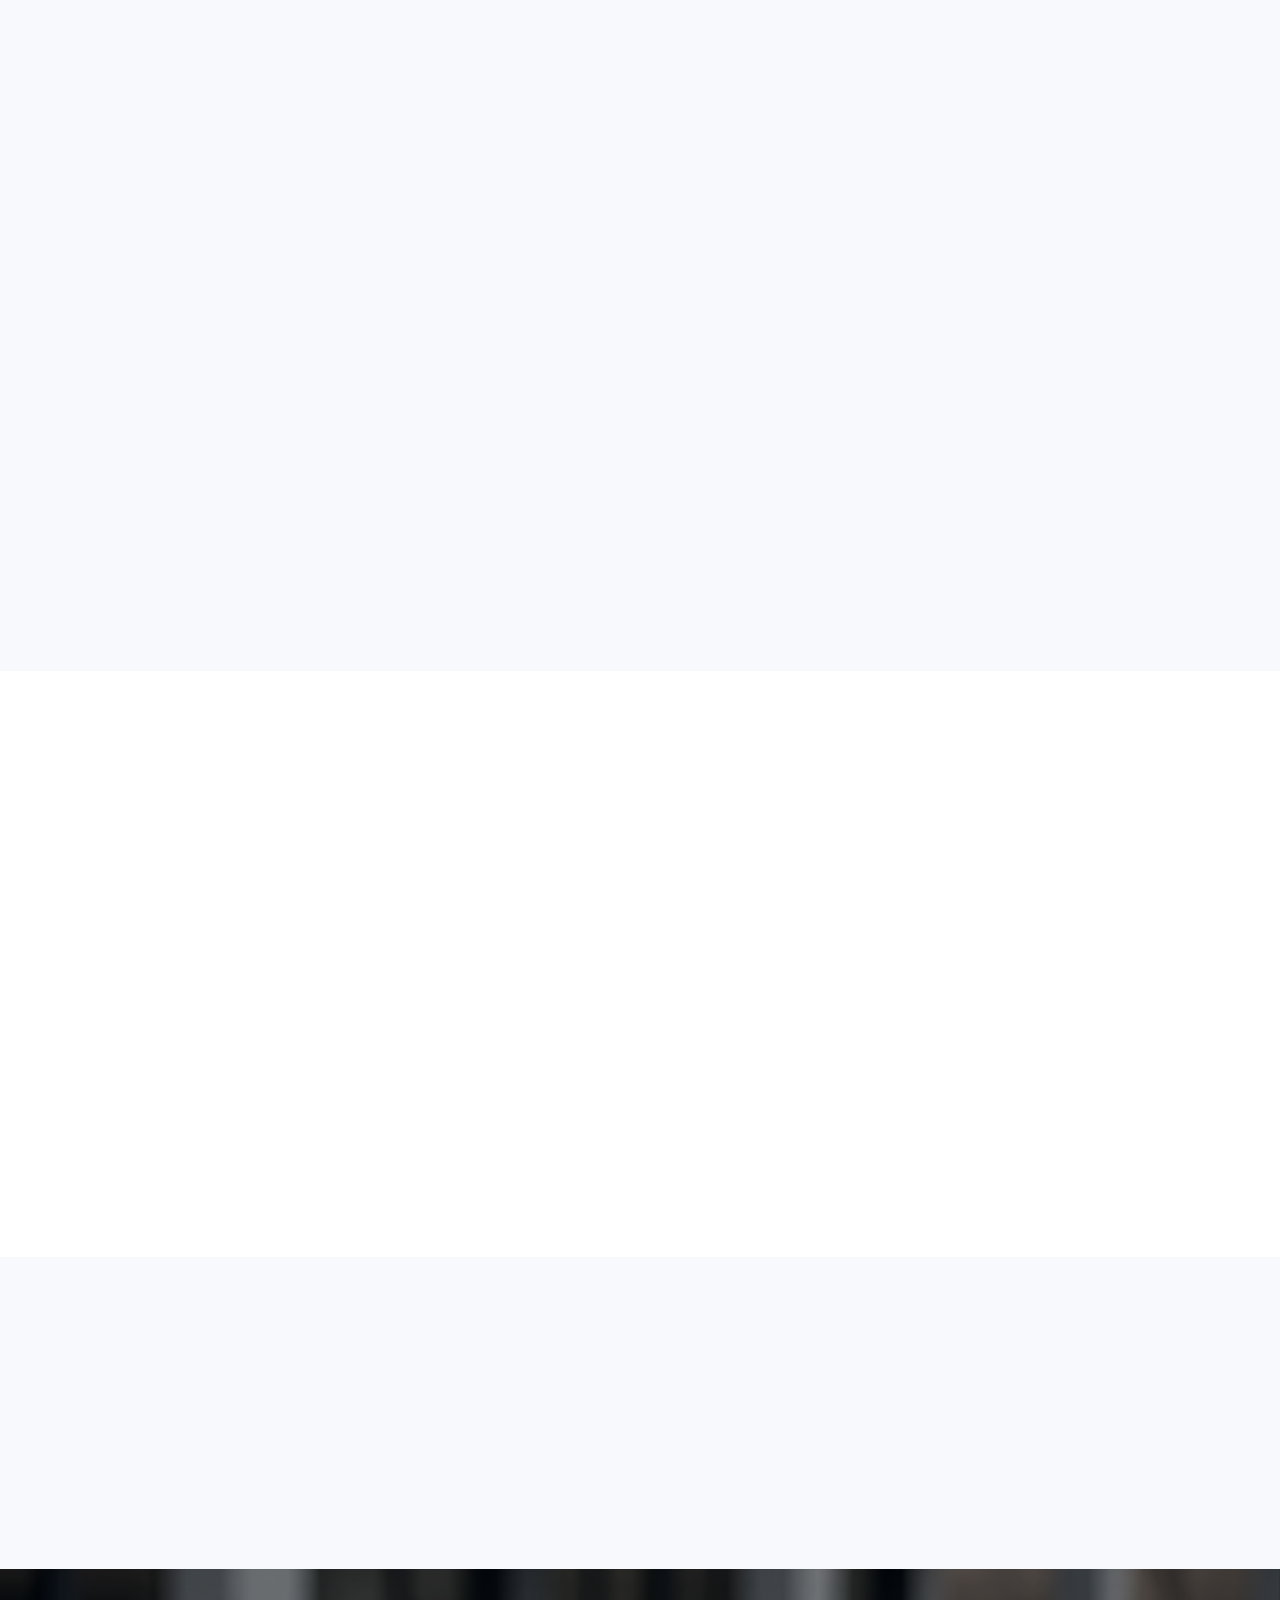
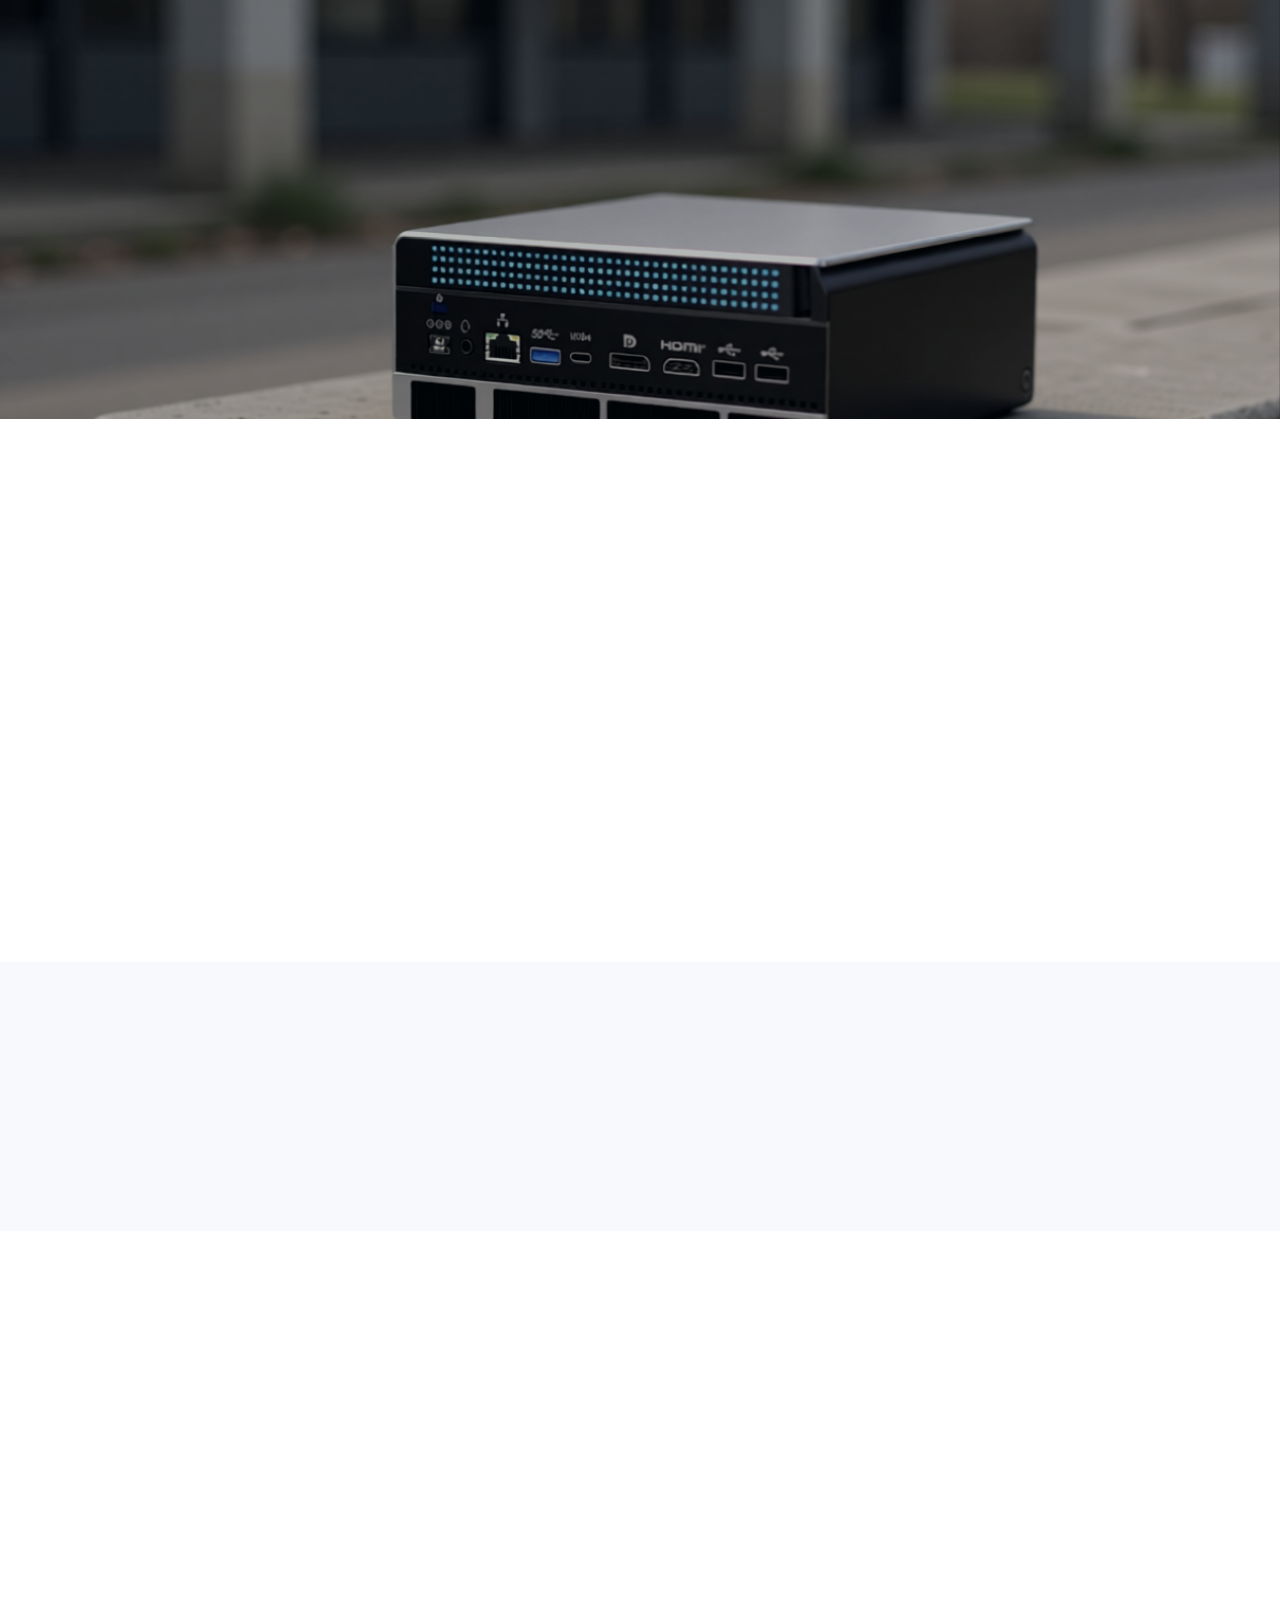
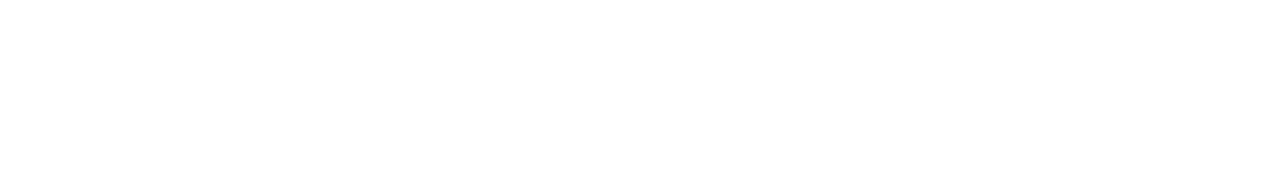
<file: index-v4/index.html>
<!DOCTYPE html>
<html lang="de">

<head>
    <meta charset="UTF-8">
    <meta name="viewport" content="width=device-width, initial-scale=1.0">
    <title>Indie.Box</title>

    <!-- Fonts -->
    <link rel="preconnect" href="https://fonts.googleapis.com">
    <link rel="preconnect" href="https://fonts.gstatic.com" crossorigin>
    <link href="https://fonts.googleapis.com/css2?family=Inter:wght@400;500;600;700&display=swap" rel="stylesheet">

    <link rel="stylesheet" href="../style.css">
    <link rel="stylesheet" href="../style-v4.css">
</head>

<body>
    <!-- Hero -->
    <section class="hero-overlay parallax-container" id="top">
        <img src="../image2.png" alt="Indie.Box" class="hero-bg-image parallax-bg" data-speed="0.5">

        <div class="container hero-content-overlay fade-up" data-hero-variant="a">
            <h1 class="hero-title">
                Deine KI, Deine Daten.<br>
                Keine Cloud.
            </h1>
            <p class="hero-subtitle">
                Indie.Box ist ein KI-Server für leistungsstarke Modelle.<br>
                Privat, schnell und ohne Subscriptions.
            </p>
            <div class="hero-actions">
                <a href="mailto:contact@brainbot.com" class="primary-button large">Jetzt kaufen</a>
                <a href="#demo" class="secondary-button white-border large">Demo ansehen</a>
            </div>
        </div>

        <div class="container hero-content-overlay fade-up" data-hero-variant="alt2" hidden>
            <h1 class="hero-title">
                indie.box
            </h1>
            <p class="hero-subtitle">
                Echte Intelligenz. Sofort verfügbar.<br>
                Leistung. Unter deiner Kontrolle. Super einfach.
            </p>
            <div class="hero-actions">
                <a href="#demo" class="primary-button large">Jetzt starten</a>
            </div>
        </div>
    </section>

    <!-- Scroll Story (Panels) -->
    <section class="v4-panel v4-panel1" data-scroll-panel="panel1">
        <div class="v4-panel-sticky">
            <div class="v4-content">
                <div class="v4-content-inner">
                    <p class="v4-apple-text">
                        Die Indie.Box ist aus gutem Grund die neue Referenz für lokale KI.<br>
                        Mehr Leistung, mehr Spielraum: 128 GB Speicher für moderne Reasoning-Modelle.
                    </p>
                </div>
            </div>
        </div>
    </section>

    <div class="v4-panel2-wrap" data-scroll-panel="panel2-wrap">
        <section class="v4-panel v4-panel2" data-scroll-panel="panel2">
            <div class="v4-panel-sticky">
                <div class="v4-panel2-surface">
                    <div class="v4-content">
                        <div class="v4-content-inner">
                            <div class="v4-headline">
                                <div class="v4-kicker">Einsatzbereit</div>
                                <div class="v4-display gradient-text">Gemacht für produktive KI vor Ort</div>
                            </div>
                            <div class="v4-panel3-inline">
                                <p class="v4-apple-text v4-panel3-text">
                                    Chat, Automatisierung und Agenten laufen auf deiner Plattform.<br>
                                    Alles ist eingerichtet, optimiert und sofort einsatzbereit.<br>
                                    Ausgelegt, um mit dir zu wachsen.
                                </p>
                            </div>
                        </div>
                    </div>
                </div>
            </div>
        </section>
    </div>

    <!-- Für wen -->
    <section class="section" style="background-color: var(--bg-light);">
        <div class="container">
            <h2 class="section-heading fade-up">Für wen ist Indie.Box gemacht</h2>
            <div class="grid-3">
                <div class="card fade-up">
                    <h3>Private Enthusiasten</h3>
                    <p class="card-lead">
                        Betreibe deine eigene KI, ohne Beobachtung oder Plattformrestriktion.<br>
                        Eine dauerhafte Instanz, die dir gehört.
                    </p>
                    <ul class="dot-list">
                        <li><span class="dot">•</span>Freie Wahl der Modelle, ohne Einschränkungen</li>
                        <li><span class="dot">•</span>Keine Telemetrie, kein Phone-Home</li>
                        <li><span class="dot">•</span>Langlaufende Agenten ohne Limits oder Sperren</li>
                        <li><span class="dot">•</span>Lokal betrieben, unabhängig von Accounts</li>
                    </ul>
                    <a href="mailto:contact@brainbot.com" class="primary-button">Jetzt kaufen</a>
                </div>

                <div class="card fade-up">
                    <h3>Partner &amp; Integratoren</h3>
                    <p class="card-lead">
                        Starte KI-Projekte beim Kunden, ohne Grundsatzdiskussionen.<br>
                        Eine Lösung, die technisch und strategisch vertretbar ist.
                    </p>
                    <ul class="dot-list">
                        <li><span class="dot">•</span>Daten bleiben beim Kunden, technisch umgesetzt</li>
                        <li><span class="dot">•</span>Kein Vendor-Lock-in, Modelle und Provider austauschbar</li>
                        <li><span class="dot">•</span>Geeignet für Agenten, RAG und eigene Speziallösungen</li>
                        <li><span class="dot">•</span>Langfristig betreibbar, ohne Replatforming</li>
                    </ul>
                    <a href="mailto:contact@brainbot.com" class="secondary-button">Partner werden</a>
                </div>

                <div class="card fade-up">
                    <h3>Teams &amp; Unternehmen</h3>
                    <p class="card-lead">
                        Produktiver arbeiten, ohne neue Abhängigkeiten aufzubauen.<br>
                        Indie.Box beschleunigt den Alltag mit vorhandenen Daten.
                    </p>
                    <ul class="dot-list">
                        <li><span class="dot">•</span>Unternehmenswissen schneller nutzen</li>
                        <li><span class="dot">•</span>Prozesse intelligent automatisieren</li>
                        <li><span class="dot">•</span>Direkt nutzbar, kein Transformationsprojekt</li>
                        <li><span class="dot">•</span>Keine Cloud, kein Datenabfluss</li>
                    </ul>
                    <a href="mailto:contact@brainbot.com" class="primary-button">Jetzt kaufen</a>
                </div>
            </div>
        </div>
    </section>

    <!-- Vergleich + Warum -->
    <section class="section">
        <div class="container">
            <h2 class="section-heading fade-up">Gemacht für produktive KI vor Ort</h2>
            <div class="grid-3 comparison-grid">
                <div class="card comparison-card fade-up">
                    <div class="comparison-head">
                        <h3>Cloud KI</h3>
                        <div class="comparison-badge muted">Nicht privat</div>
                    </div>
                    <ul class="symbol-list">
                        <li>✕ Monatliche Kosten</li>
                        <li>✕ Daten auf fremden Servern</li>
                        <li>✕ Nutzungs- und Rate-Limits</li>
                        <li>✕ Internet zwingend erforderlich</li>
                    </ul>
                </div>

                <div class="card comparison-card best fade-up">
                    <div class="comparison-head">
                        <h3>Indie.Box</h3>
                        <div class="comparison-badge best">Beste Wahl</div>
                    </div>
                    <ul class="symbol-list">
                        <li>✓ Einmal kaufen, keine Abos</li>
                        <li>✓ Deine Daten bleiben lokal</li>
                        <li>✓ Volle Leistung ohne Limits</li>
                        <li>✓ In Minuten startklar</li>
                        <li>✓ Ausgelegt für große Modelle</li>
                    </ul>
                </div>

                <div class="card comparison-card fade-up">
                    <div class="comparison-head">
                        <h3>Self-Hosting</h3>
                        <div class="comparison-badge muted">Zu komplex</div>
                    </div>
                    <ul class="symbol-list">
                        <li>✕ Tage oder Wochen Setup</li>
                        <li>✕ Technisches Expertenwissen nötig</li>
                        <li>✕ Hardware- und Treiberprobleme</li>
                        <li>✕ Permanenter Wartungsaufwand</li>
                        <li>✕ Kein verlässlicher Support</li>
                    </ul>
                </div>
            </div>

            <p class="center-note fade-up">
                Indie.Box kombiniert die Privatsphäre von Self-Hosting mit der Einfachheit von Cloud-KI.<br>
                Ohne laufende Kosten. Ohne Basteln.
            </p>
        </div>
    </section>

    <!-- Wie es funktioniert -->
    <section class="section" style="background-color: var(--bg-light);">
        <div class="container">
            <div class="grid-3">
                <div class="card fade-up">
                    <h3>1. Auspacken &amp; Verbinden</h3>
                    <p class="card-lead">
                        Schließe die Indie.Box an Strom und Netzwerk an.<br>
                        WLAN oder Ethernet, fertig.
                    </p>
                </div>
                <div class="card fade-up">
                    <h3>2. Browser öffnen</h3>
                    <p class="card-lead">
                        Öffne die lokale Adresse im Browser.<br>
                        Keine App. Kein Cloud-Login.
                    </p>
                </div>
                <div class="card fade-up">
                    <h3>3. Loslegen</h3>
                    <p class="card-lead">
                        Alle Modelle sind vorbereitet.<br>
                        Sofort einsatzbereit, ohne Konfiguration.
                    </p>
                </div>
            </div>
        </div>
    </section>

    <!-- Private AI Ecosystem -->
    <section class="showcase-section parallax-container" id="demo">
        <div class="showcase-container">
            <img src="../image.png" alt="Indie.Box" class="showcase-image parallax-bg" data-speed="0.3">
            <div class="showcase-content">
                <h2 class="showcase-title fade-up">Dein privates KI-Ökosystem</h2>
                <p class="showcase-text fade-up">
                    Nutze ein kuratiertes Ökosystem professioneller KI-Anwendungen.<br>
                    Ein Klick zur Installation, automatische Updates und kein Datenabfluss.
                </p>
            </div>
        </div>
    </section>

    <section class="section">
        <div class="container">
            <div class="grid-3">
                <div class="card fade-up">
                    <h3>1. Mit Dokumenten chatten</h3>
                    <p class="card-lead">
                        Lade PDFs, Verträge und Berichte hoch, um Inhalte zu analysieren, zusammenzufassen und gezielt
                        Fragen zu stellen.<br>
                        Alles bleibt im eigenen Netzwerk.
                    </p>
                    <ul class="dot-list">
                        <li><span class="dot">•</span>Verschiedene Dateiformate</li>
                        <li><span class="dot">•</span>Wissensdatenbanken</li>
                        <li><span class="dot">•</span>Texterkennung</li>
                        <li><span class="dot">•</span>Zusammenfassungen</li>
                    </ul>
                </div>

                <div class="card fade-up">
                    <h3>2. Agenten</h3>
                    <p class="card-lead">
                        Erstelle Agenten, die KI, Daten und Tools direkt in deinen Workflows verbinden.<br>
                        Mehrstufige Logik, autonomes Arbeiten, lokal ausgeführt.
                    </p>
                    <ul class="dot-list">
                        <li><span class="dot">•</span>1000+ App- und API-Konnektoren</li>
                        <li><span class="dot">•</span>Mehrstufige Abläufe</li>
                        <li><span class="dot">•</span>Agenten-Teams</li>
                        <li><span class="dot">•</span>Visuell konfigurierbar und per Code erweiterbar</li>
                    </ul>
                </div>

                <div class="card fade-up">
                    <h3>3. Alle Modelle ausführen</h3>
                    <p class="card-lead">Alle gängigen KI-Modelle, lokal.</p>
                    <p class="card-lead">
                        Die Indie.Box kommt mit leistungsstarken Modellen vorinstalliert.<br>
                        Weitere Modelle kannst du bei Bedarf hinzufügen und sofort wechseln.
                    </p>
                    <ul class="dot-list">
                        <li><span class="dot">•</span>Starke Reasoning-Modelle</li>
                        <li><span class="dot">•</span>Vision- und Audio-Tasks</li>
                        <li><span class="dot">•</span>Tool-Calling</li>
                        <li><span class="dot">•</span>Hohe Antwortqualität durch lokale Rechenleistung</li>
                    </ul>
                </div>
            </div>
        </div>
    </section>

    <!-- Data Safety -->
    <section class="section" style="background-color: var(--bg-light);" id="data-safety">
        <div class="container">
            <div class="info-card fade-up">
                <h2 class="info-title">Deine Daten bleiben bei dir</h2>
                <p class="info-text">
                    Standardmäßig verlässt kein Byte dein Netzwerk.<br>
                    Keine Cloud. Keine Telemetrie.
                </p>
                <p class="info-text">
                    Externe Dienste, Modell-Downloads oder Support-Zugriff sind immer deaktiviert und müssen bewusst
                    eingeschaltet werden.
                </p>
                <a href="#data-safety" class="text-link">So bleibt alles lokal</a>
            </div>
        </div>
    </section>

    <!-- Betrieb -->
    <section class="section" id="betrieb">
        <div class="container">
            <div class="info-card fade-up">
                <h2 class="info-title">Ein System, das einfach läuft</h2>
                <p class="info-text">
                    Die Indie.Box basiert auf einem gehärteten Linux-System mit klar getrennten Benutzer- und
                    Datenbereichen.<br>
                    Updates und Support erfolgen nur mit deiner Freigabe.
                </p>
                <p class="info-text">
                    Kein versteckter Zugriff.<br>
                    Keine Überraschungen im Betrieb.
                </p>
                <a href="#betrieb" class="text-link">So funktioniert der Betrieb</a>
            </div>
        </div>
    </section>

    <!-- Final CTA -->
    <section class="section final-cta" id="final-cta">
        <div class="container">
            <div class="final-cta-card fade-up">
                <h2 class="section-heading" style="margin-bottom: 1.5rem;">Bereit für lokale KI ohne Kompromisse?</h2>
                <div class="hero-actions">
                    <a href="mailto:contact@brainbot.com" class="primary-button large">Jetzt kaufen</a>
                    <a href="#demo" class="secondary-button large">Demo ansehen</a>
                </div>
            </div>
        </div>
    </section>

    <script src="../script-v4.js"></script>
</body>

</html>
</file>
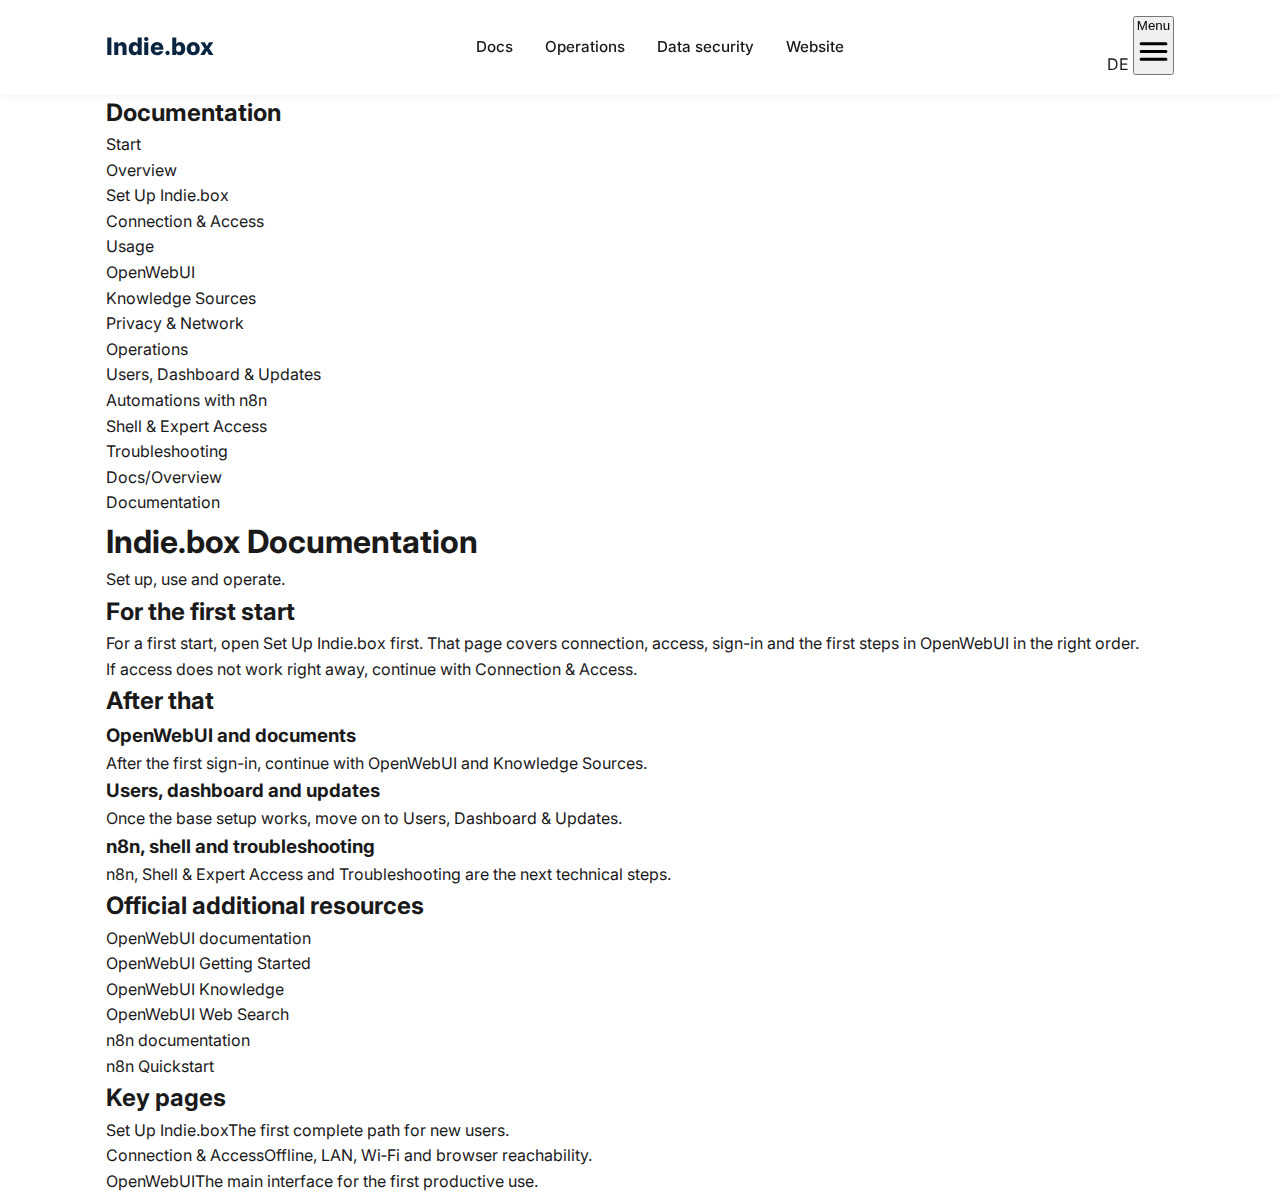
<file: en/docs/index.html>
<!DOCTYPE html>
<html lang="en">
<head>
    <meta charset="UTF-8">
    <meta name="viewport" content="width=device-width, initial-scale=1.0">
    <title>Documentation – Indie.box</title>
    <link rel="icon" href="../../favicon.svg" type="image/svg+xml">
    <meta name="description" content="System documentation for Indie.box: set it up, connect to it, use OpenWebUI, add documents and secure ongoing operations.">
    <link rel="preconnect" href="https://fonts.googleapis.com">
    <link rel="preconnect" href="https://fonts.gstatic.com" crossorigin>
    <link href="https://fonts.googleapis.com/css2?family=Inter:wght@400;500;600;700&display=swap" rel="stylesheet">
    <link rel="stylesheet" href="../../style.css">
    <script src="../../matomo.js" defer></script>
</head>
<body class="docs-page">
    <nav class="nav-bar" aria-label="Main menu">
        <div class="container nav-container">
            <a class="nav-logo" href="../index.html" aria-label="Indie.box Home">Indie<span class="brand-dot">.</span>box</a>
            <div class="nav-links" id="nav-links">
                <a href="./index.html" aria-current="page">Docs</a>
                <a href="../betriebs.html">Operations</a>
                <a href="../privacy.html">Data security</a>
                <a href="../index.html">Website</a>
            </div>
            <div class="nav-actions">
                <a href="../../docs/index.html" class="button button--plain-light button--pill button--sm">DE</a>
                <button class="nav-toggle" type="button" aria-expanded="false" aria-controls="nav-links">
                    <span class="sr-only">Menu</span>
                    <svg viewBox="0 0 24 24" aria-hidden="true" focusable="false">
                        <path d="M4 7h16M4 12h16M4 17h16" fill="none" stroke="currentColor" stroke-width="2" stroke-linecap="round" />
                    </svg>
                </button>
            </div>
        </div>
    </nav>

    <main class="docs-main">
        <div class="container docs-layout">
            <aside class="docs-sidebar" aria-label="Documentation navigation">
                <div class="docs-nav-card">
                    <h2 class="docs-nav-title">Documentation</h2>
                    <div class="docs-nav-group"><div class="docs-nav-group-label">Start</div><ul class="docs-nav-list"><li><a href="./index.html" aria-current="page">Overview</a></li><li><a href="./getting-started.html">Set Up Indie.box</a></li><li><a href="./connection-access.html">Connection & Access</a></li></ul></div>
                    <div class="docs-nav-group"><div class="docs-nav-group-label">Usage</div><ul class="docs-nav-list"><li><a href="./openwebui.html">OpenWebUI</a></li><li><a href="./knowledge.html">Knowledge Sources</a></li><li><a href="./privacy-network.html">Privacy & Network</a></li></ul></div>
                    <div class="docs-nav-group"><div class="docs-nav-group-label">Operations</div><ul class="docs-nav-list"><li><a href="./administration.html">Users, Dashboard & Updates</a></li><li><a href="./n8n.html">Automations with n8n</a></li><li><a href="./shell-access.html">Shell & Expert Access</a></li><li><a href="./troubleshooting.html">Troubleshooting</a></li></ul></div>
                </div>
            </aside>
            <div class="docs-content">
                <article class="docs-article">
                    <nav class="docs-breadcrumbs"><a href="./index.html">Docs</a><span>/</span><span>Overview</span></nav>
                    <header><p class="docs-page-kicker">Documentation</p><h1 class="docs-page-title">Indie.box Documentation</h1><p class="docs-page-lead">Set up, use and operate.</p></header>
                    <section class="docs-section" id="first-start"><h2>For the first start</h2><p>For a first start, open <a class="docs-link" href="./getting-started.html">Set Up Indie.box</a> first. That page covers connection, access, sign-in and the first steps in OpenWebUI in the right order.</p><p>If access does not work right away, continue with <a class="docs-link" href="./connection-access.html">Connection & Access</a>.</p></section>
                    <section class="docs-section" id="after"><h2>After that</h2><h3>OpenWebUI and documents</h3><p>After the first sign-in, continue with <a class="docs-link" href="./openwebui.html">OpenWebUI</a> and <a class="docs-link" href="./knowledge.html">Knowledge Sources</a>.</p><h3>Users, dashboard and updates</h3><p>Once the base setup works, move on to <a class="docs-link" href="./administration.html">Users, Dashboard & Updates</a>.</p><h3>n8n, shell and troubleshooting</h3><p><a class="docs-link" href="./n8n.html">n8n</a>, <a class="docs-link" href="./shell-access.html">Shell & Expert Access</a> and <a class="docs-link" href="./troubleshooting.html">Troubleshooting</a> are the next technical steps.</p></section>
                    <section class="docs-section" id="external"><h2>Official additional resources</h2><ul><li><a class="docs-link" href="https://docs.openwebui.com/">OpenWebUI documentation</a></li><li><a class="docs-link" href="https://docs.openwebui.com/getting-started/">OpenWebUI Getting Started</a></li><li><a class="docs-link" href="https://docs.openwebui.com/features/workspace/knowledge/">OpenWebUI Knowledge</a></li><li><a class="docs-link" href="https://docs.openwebui.com/features/web-search/tavily/">OpenWebUI Web Search</a></li><li><a class="docs-link" href="https://docs.n8n.io/">n8n documentation</a></li><li><a class="docs-link" href="https://docs.n8n.io/try-it-out/quickstart/">n8n Quickstart</a></li></ul></section>
                    <section class="docs-related"><h2>Key pages</h2><ul class="docs-related-list"><li><a href="./getting-started.html">Set Up Indie.box<span>The first complete path for new users.</span></a></li><li><a href="./connection-access.html">Connection & Access<span>Offline, LAN, Wi‑Fi and browser reachability.</span></a></li><li><a href="./openwebui.html">OpenWebUI<span>The main interface for the first productive use.</span></a></li></ul></section>
                </article>
            </div>
        </div>
    </main>
    <script src="../../script.js"></script>
</body>
</html>
</file>
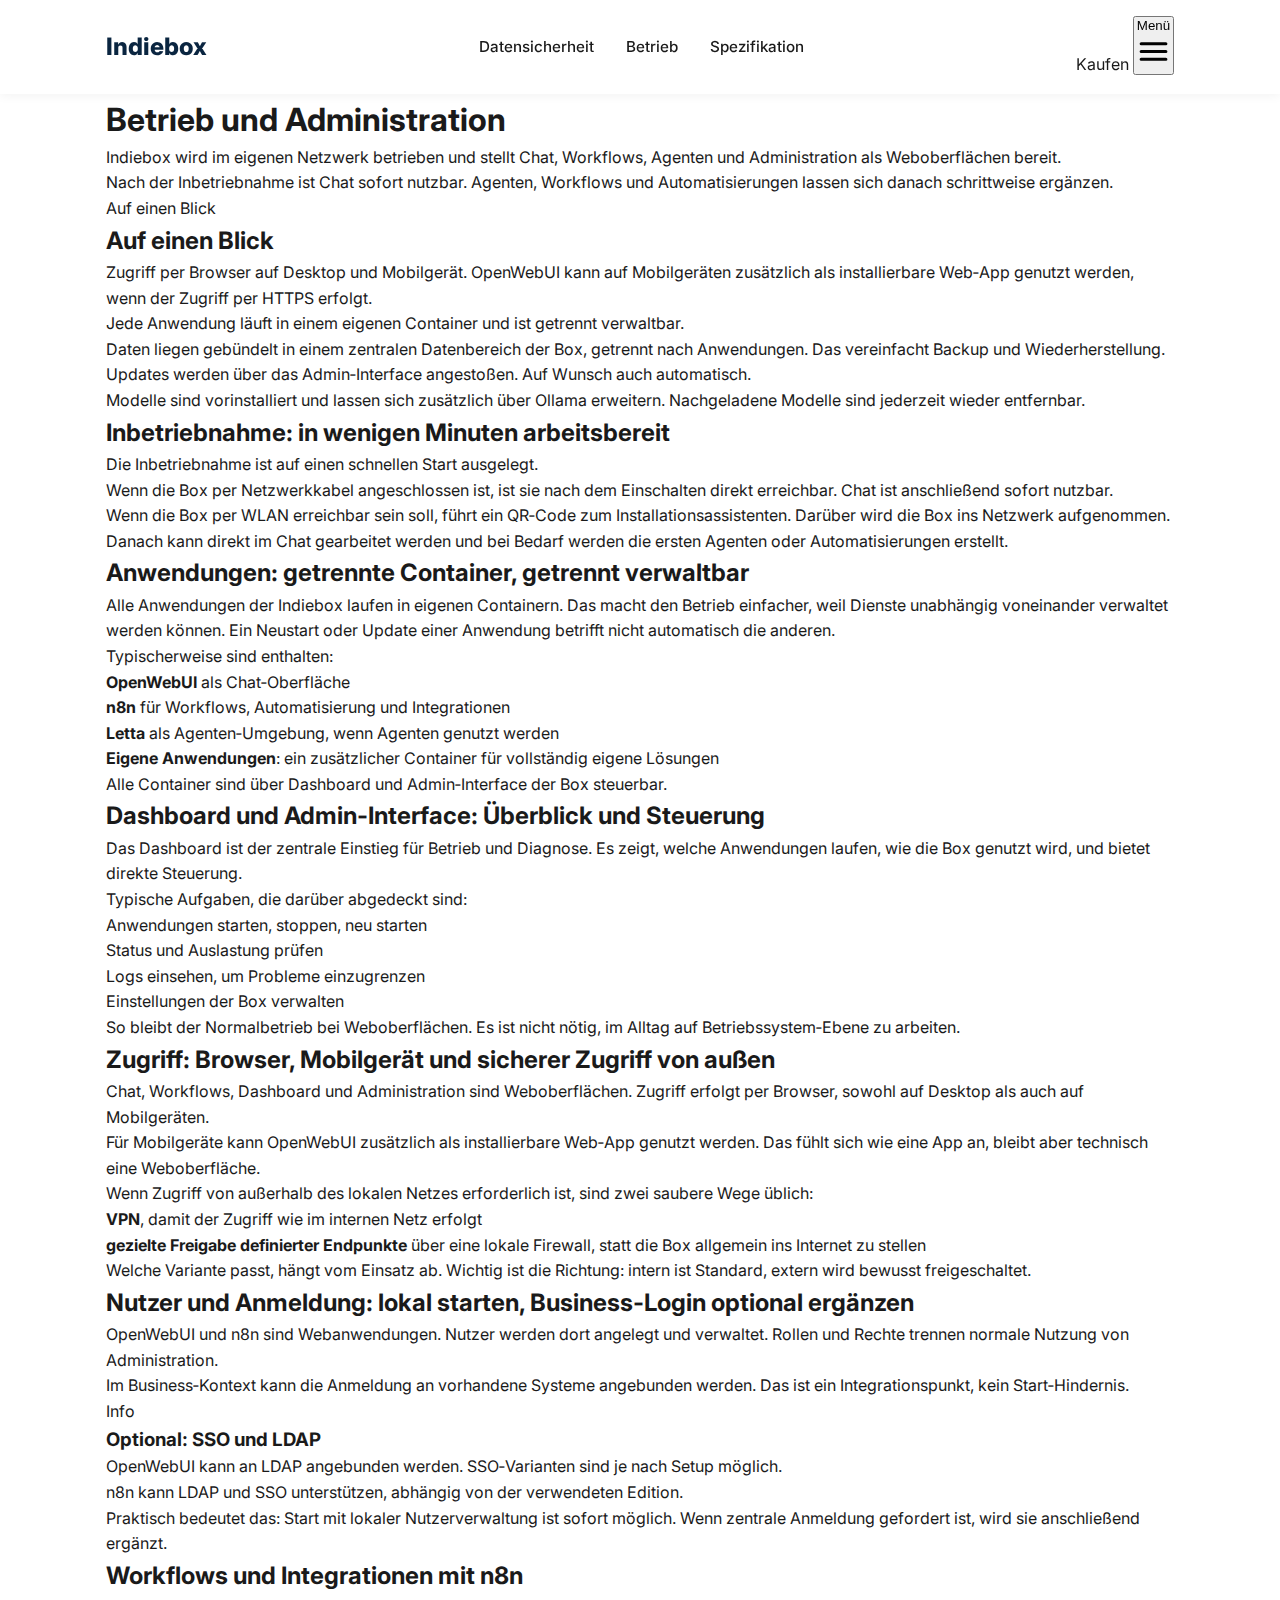
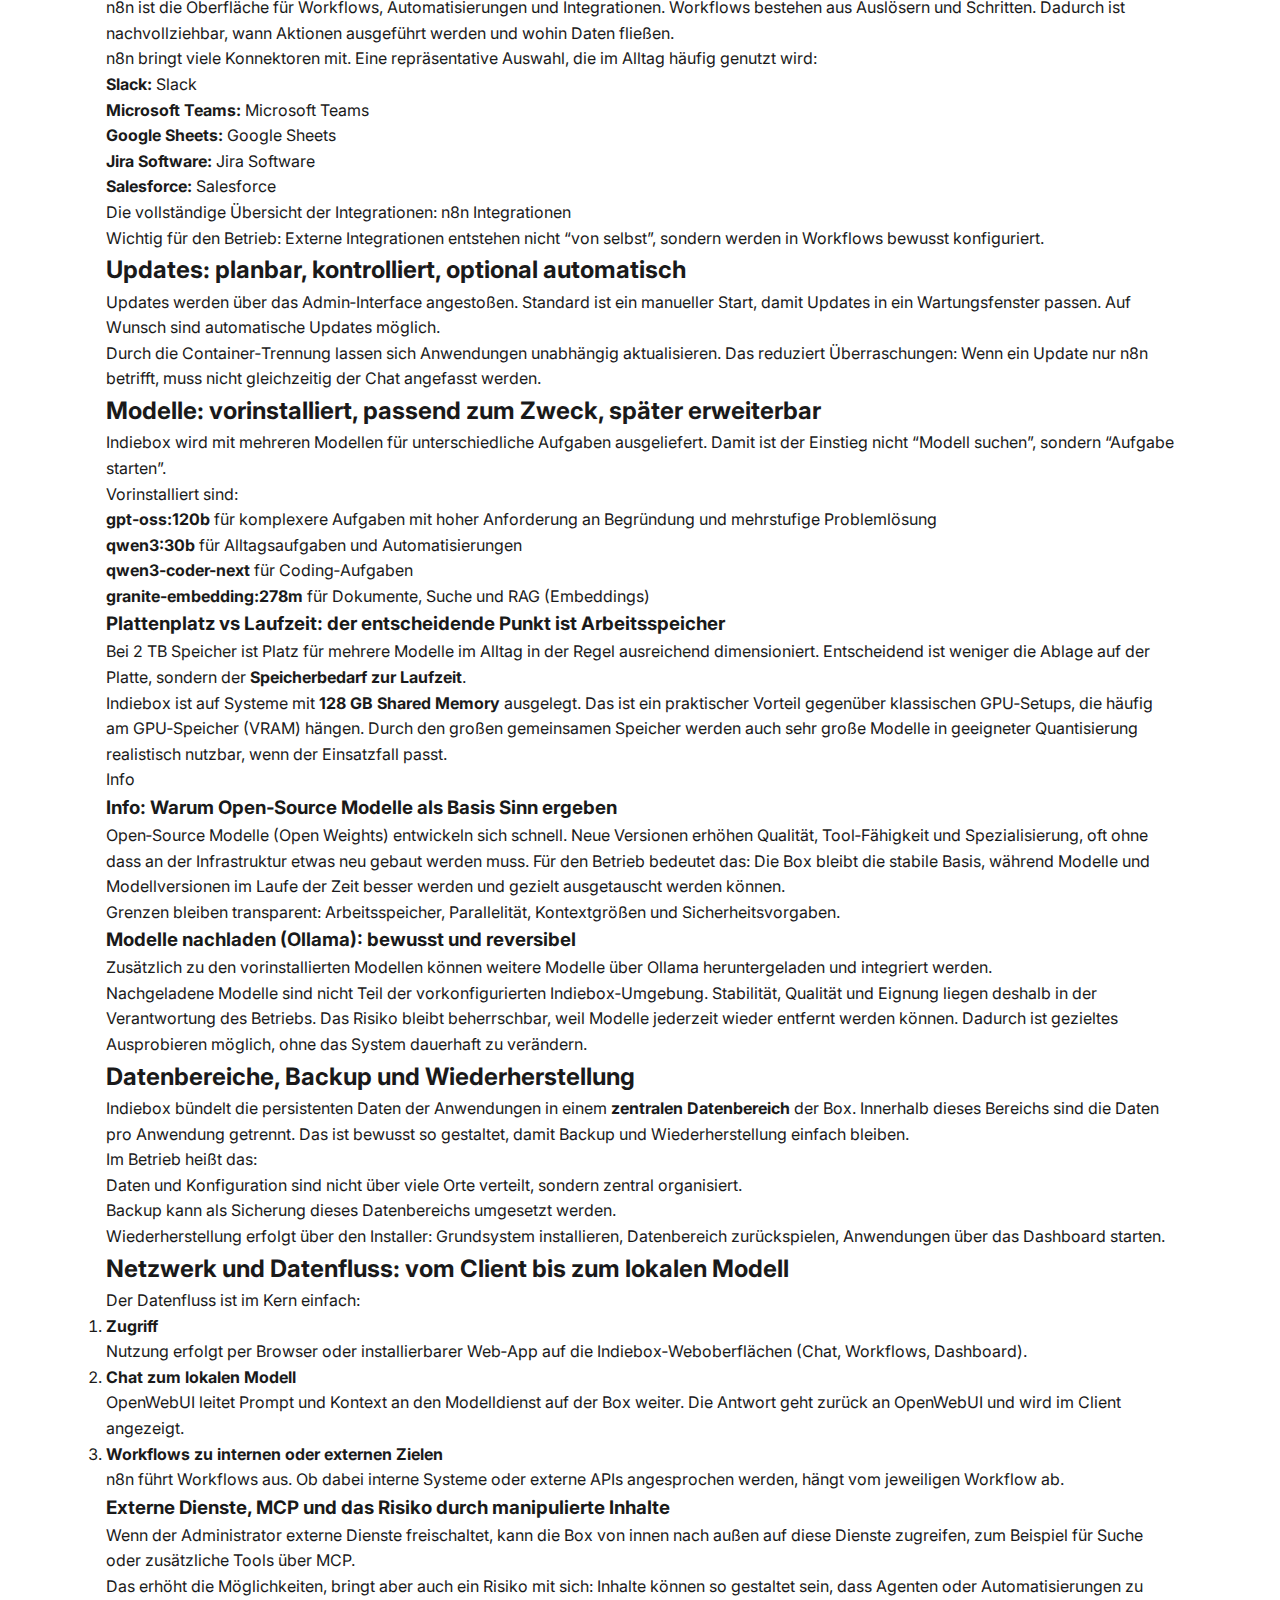
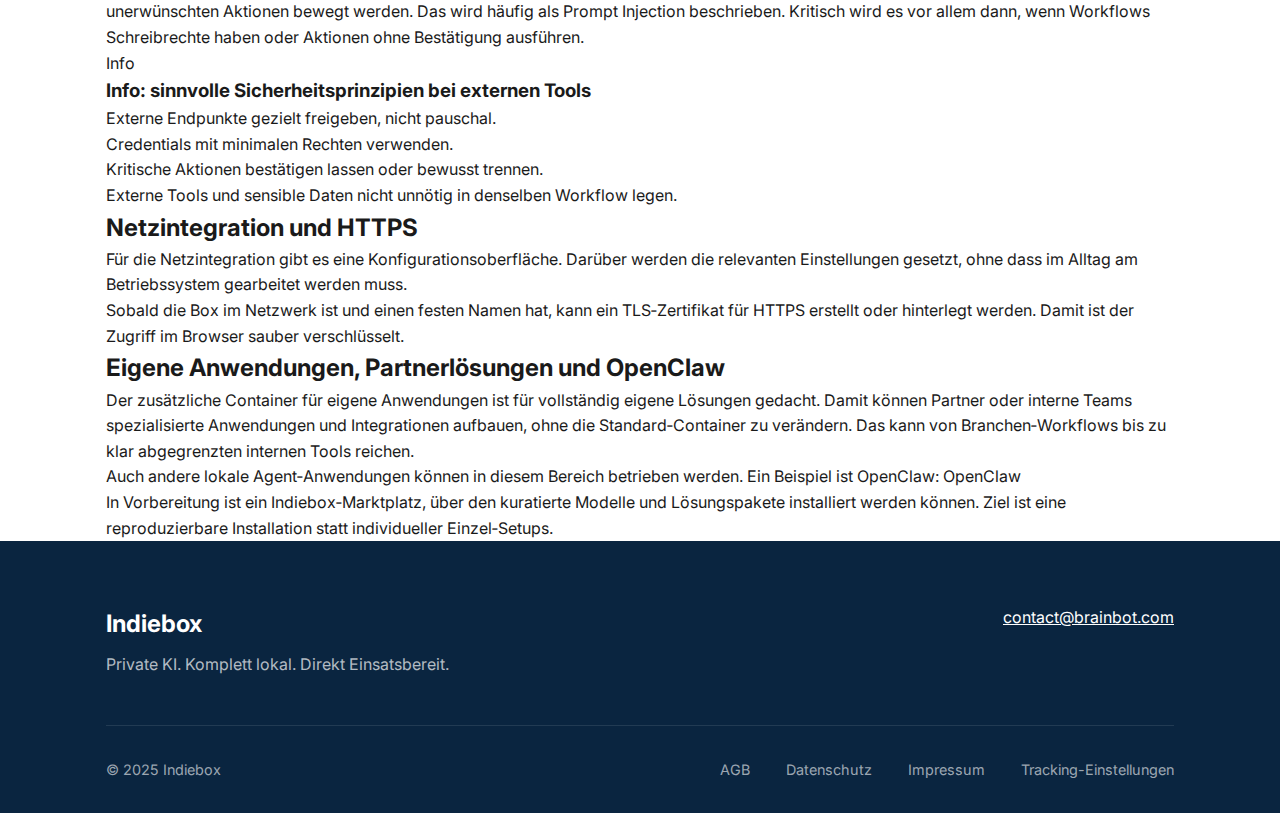
<file: betriebs.html>
<!DOCTYPE html>
<html lang="de">
<head>
    <meta charset="UTF-8">
    <meta name="viewport" content="width=device-width, initial-scale=1.0">
    <title>Betrieb und Administration – Indiebox</title>

    <link rel="icon" href="favicon.svg" type="image/svg+xml">
    <meta name="description" content="Betrieb und Administration der Indiebox: Inbetriebnahme, Container, Zugriff, Updates, Modelle, Backup und Netzintegration.">

    <!-- Fonts -->
    <link rel="preconnect" href="https://fonts.googleapis.com">
    <link rel="preconnect" href="https://fonts.gstatic.com" crossorigin>
    <link href="https://fonts.googleapis.com/css2?family=Inter:wght@400;500;600;700&display=swap" rel="stylesheet">

    <link rel="stylesheet" href="style.css">
    <script src="matomo.js" defer></script>
</head>
<body class="checkout-page">
    <nav class="nav-bar" aria-label="Hauptmenü">
        <div class="container nav-container">
            <a class="nav-logo" href="index.html" aria-label="Indiebox Home">Indiebox</a>
            <div class="nav-links" id="nav-links">
                <a href="privacy.html">Datensicherheit</a>
                <a href="betriebs.html" aria-current="page">Betrieb</a>
                <a href="index.html#spezifikation">Spezifikation</a>
            </div>
            <div class="nav-actions">
                <a href="checkout.html" class="button button--pill button--sm nav-buy">Kaufen</a>
                <button class="nav-toggle" type="button" aria-expanded="false" aria-controls="nav-links">
                    <span class="sr-only">Menü</span>
                    <svg viewBox="0 0 24 24" aria-hidden="true" focusable="false">
                        <path d="M4 7h16M4 12h16M4 17h16" fill="none" stroke="currentColor" stroke-width="2" stroke-linecap="round" />
                    </svg>
                </button>
            </div>
        </div>
    </nav>

    <main>
        <section class="checkout-hero checkout-hero--light">
            <div class="container">
                <div class="checkout-hero-copy">
                    <h1 class="checkout-title">Betrieb und Administration</h1>
                    <p class="checkout-subtitle checkout-subtitle--sm">Indiebox wird im eigenen Netzwerk betrieben und stellt Chat, Workflows, Agenten und Administration als Weboberflächen bereit.</p>
                    <p class="checkout-hero-note">Nach der Inbetriebnahme ist Chat sofort nutzbar. Agenten, Workflows und Automatisierungen lassen sich danach schrittweise ergänzen.</p>
                </div>
            </div>
        </section>

        <section class="checkout-section checkout-specs">
            <div class="container">
                <aside class="checkout-card checkout-card--muted" aria-labelledby="auf-einen-blick">
                    <p class="checkout-tag">Auf einen Blick</p>
                    <h2 class="checkout-card-title" id="auf-einen-blick">Auf einen Blick</h2>
                    <ul class="checkout-list">
                        <li>Zugriff per Browser auf Desktop und Mobilgerät. OpenWebUI kann auf Mobilgeräten zusätzlich als installierbare Web‑App genutzt werden, wenn der Zugriff per HTTPS erfolgt.</li>
                        <li>Jede Anwendung läuft in einem eigenen Container und ist getrennt verwaltbar.</li>
                        <li>Daten liegen gebündelt in einem zentralen Datenbereich der Box, getrennt nach Anwendungen. Das vereinfacht Backup und Wiederherstellung.</li>
                        <li>Updates werden über das Admin‑Interface angestoßen. Auf Wunsch auch automatisch.</li>
                        <li>Modelle sind vorinstalliert und lassen sich zusätzlich über Ollama erweitern. Nachgeladene Modelle sind jederzeit wieder entfernbar.</li>
                    </ul>
                </aside>
            </div>
        </section>

        <section class="checkout-section">
            <div class="container">
                <article class="checkout-card">
                    <h2 class="checkout-card-title">Inbetriebnahme: in wenigen Minuten arbeitsbereit</h2>
                    <div class="form-section">
                        <p>Die Inbetriebnahme ist auf einen schnellen Start ausgelegt.</p>
                        <p>Wenn die Box per Netzwerkkabel angeschlossen ist, ist sie nach dem Einschalten direkt erreichbar. Chat ist anschließend sofort nutzbar.</p>
                        <p>Wenn die Box per WLAN erreichbar sein soll, führt ein QR‑Code zum Installationsassistenten. Darüber wird die Box ins Netzwerk aufgenommen. Danach kann direkt im Chat gearbeitet werden und bei Bedarf werden die ersten Agenten oder Automatisierungen erstellt.</p>
                    </div>
                </article>
            </div>
        </section>

        <section class="checkout-section">
            <div class="container">
                <article class="checkout-card">
                    <h2 class="checkout-card-title">Anwendungen: getrennte Container, getrennt verwaltbar</h2>
                    <div class="form-section">
                        <p>Alle Anwendungen der Indiebox laufen in eigenen Containern. Das macht den Betrieb einfacher, weil Dienste unabhängig voneinander verwaltet werden können. Ein Neustart oder Update einer Anwendung betrifft nicht automatisch die anderen.</p>
                        <p>Typischerweise sind enthalten:</p>
                        <ul class="checkout-list">
                            <li><strong>OpenWebUI</strong> als Chat‑Oberfläche</li>
                            <li><strong>n8n</strong> für Workflows, Automatisierung und Integrationen</li>
                            <li><strong>Letta</strong> als Agenten‑Umgebung, wenn Agenten genutzt werden</li>
                            <li><strong>Eigene Anwendungen</strong>: ein zusätzlicher Container für vollständig eigene Lösungen</li>
                        </ul>
                        <p>Alle Container sind über Dashboard und Admin‑Interface der Box steuerbar.</p>
                    </div>
                </article>
            </div>
        </section>

        <section class="checkout-section">
            <div class="container">
                <article class="checkout-card">
                    <h2 class="checkout-card-title">Dashboard und Admin‑Interface: Überblick und Steuerung</h2>
                    <div class="form-section">
                        <p>Das Dashboard ist der zentrale Einstieg für Betrieb und Diagnose. Es zeigt, welche Anwendungen laufen, wie die Box genutzt wird, und bietet direkte Steuerung.</p>
                        <p>Typische Aufgaben, die darüber abgedeckt sind:</p>
                        <ul class="checkout-list">
                            <li>Anwendungen starten, stoppen, neu starten</li>
                            <li>Status und Auslastung prüfen</li>
                            <li>Logs einsehen, um Probleme einzugrenzen</li>
                            <li>Einstellungen der Box verwalten</li>
                        </ul>
                        <p>So bleibt der Normalbetrieb bei Weboberflächen. Es ist nicht nötig, im Alltag auf Betriebssystem‑Ebene zu arbeiten.</p>
                    </div>
                </article>
            </div>
        </section>

        <section class="checkout-section">
            <div class="container">
                <article class="checkout-card">
                    <h2 class="checkout-card-title">Zugriff: Browser, Mobilgerät und sicherer Zugriff von außen</h2>
                    <div class="form-section">
                        <p>Chat, Workflows, Dashboard und Administration sind Weboberflächen. Zugriff erfolgt per Browser, sowohl auf Desktop als auch auf Mobilgeräten.</p>
                        <p>Für Mobilgeräte kann OpenWebUI zusätzlich als installierbare Web‑App genutzt werden. Das fühlt sich wie eine App an, bleibt aber technisch eine Weboberfläche.</p>
                        <p>Wenn Zugriff von außerhalb des lokalen Netzes erforderlich ist, sind zwei saubere Wege üblich:</p>
                        <ul class="checkout-list">
                            <li><strong>VPN</strong>, damit der Zugriff wie im internen Netz erfolgt</li>
                            <li><strong>gezielte Freigabe definierter Endpunkte</strong> über eine lokale Firewall, statt die Box allgemein ins Internet zu stellen</li>
                        </ul>
                        <p>Welche Variante passt, hängt vom Einsatz ab. Wichtig ist die Richtung: intern ist Standard, extern wird bewusst freigeschaltet.</p>
                    </div>
                </article>
            </div>
        </section>

        <section class="checkout-section">
            <div class="container">
                <article class="checkout-card">
                    <h2 class="checkout-card-title">Nutzer und Anmeldung: lokal starten, Business‑Login optional ergänzen</h2>
                    <div class="form-section">
                        <p>OpenWebUI und n8n sind Webanwendungen. Nutzer werden dort angelegt und verwaltet. Rollen und Rechte trennen normale Nutzung von Administration.</p>
                        <p>Im Business‑Kontext kann die Anmeldung an vorhandene Systeme angebunden werden. Das ist ein Integrationspunkt, kein Start‑Hindernis.</p>
                    </div>
                    <aside class="checkout-card checkout-card--muted" aria-labelledby="info-sso-ldap">
                        <p class="checkout-tag">Info</p>
                        <h3 class="form-section-title" id="info-sso-ldap">Optional: SSO und LDAP</h3>
                        <div class="form-section">
                            <ul class="checkout-list">
                                <li>OpenWebUI kann an LDAP angebunden werden. SSO‑Varianten sind je nach Setup möglich.</li>
                                <li>n8n kann LDAP und SSO unterstützen, abhängig von der verwendeten Edition.</li>
                            </ul>
                            <p>Praktisch bedeutet das: Start mit lokaler Nutzerverwaltung ist sofort möglich. Wenn zentrale Anmeldung gefordert ist, wird sie anschließend ergänzt.</p>
                        </div>
                    </aside>
                </article>
            </div>
        </section>

        <section class="checkout-section">
            <div class="container">
                <article class="checkout-card">
                    <h2 class="checkout-card-title">Workflows und Integrationen mit n8n</h2>
                    <div class="form-section">
                        <p>n8n ist die Oberfläche für Workflows, Automatisierungen und Integrationen. Workflows bestehen aus Auslösern und Schritten. Dadurch ist nachvollziehbar, wann Aktionen ausgeführt werden und wohin Daten fließen.</p>
                        <p>n8n bringt viele Konnektoren mit. Eine repräsentative Auswahl, die im Alltag häufig genutzt wird:</p>
                        <ul class="checkout-list">
                            <li><strong>Slack:</strong> <a class="text-link" href="https://n8n.io/integrations/slack/" target="_blank" rel="noopener noreferrer">Slack</a></li>
                            <li><strong>Microsoft Teams:</strong> <a class="text-link" href="https://n8n.io/integrations/microsoft-teams/" target="_blank" rel="noopener noreferrer">Microsoft Teams</a></li>
                            <li><strong>Google Sheets:</strong> <a class="text-link" href="https://n8n.io/integrations/google-sheets/" target="_blank" rel="noopener noreferrer">Google Sheets</a></li>
                            <li><strong>Jira Software:</strong> <a class="text-link" href="https://n8n.io/integrations/jira-software/" target="_blank" rel="noopener noreferrer">Jira Software</a></li>
                            <li><strong>Salesforce:</strong> <a class="text-link" href="https://n8n.io/integrations/salesforce/" target="_blank" rel="noopener noreferrer">Salesforce</a></li>
                        </ul>
                        <p>Die vollständige Übersicht der Integrationen: <a class="text-link" href="https://n8n.io/integrations/" target="_blank" rel="noopener noreferrer">n8n Integrationen</a></p>
                        <p>Wichtig für den Betrieb: Externe Integrationen entstehen nicht “von selbst”, sondern werden in Workflows bewusst konfiguriert.</p>
                    </div>
                </article>
            </div>
        </section>

        <section class="checkout-section">
            <div class="container">
                <article class="checkout-card">
                    <h2 class="checkout-card-title">Updates: planbar, kontrolliert, optional automatisch</h2>
                    <div class="form-section">
                        <p>Updates werden über das Admin‑Interface angestoßen. Standard ist ein manueller Start, damit Updates in ein Wartungsfenster passen. Auf Wunsch sind automatische Updates möglich.</p>
                        <p>Durch die Container‑Trennung lassen sich Anwendungen unabhängig aktualisieren. Das reduziert Überraschungen: Wenn ein Update nur n8n betrifft, muss nicht gleichzeitig der Chat angefasst werden.</p>
                    </div>
                </article>
            </div>
        </section>

        <section class="checkout-section">
            <div class="container">
                <article class="checkout-card">
                    <h2 class="checkout-card-title">Modelle: vorinstalliert, passend zum Zweck, später erweiterbar</h2>
                    <div class="form-section">
                        <p>Indiebox wird mit mehreren Modellen für unterschiedliche Aufgaben ausgeliefert. Damit ist der Einstieg nicht “Modell suchen”, sondern “Aufgabe starten”.</p>
                        <p>Vorinstalliert sind:</p>
                        <ul class="checkout-list">
                            <li><strong>gpt-oss:120b</strong> für komplexere Aufgaben mit hoher Anforderung an Begründung und mehrstufige Problemlösung</li>
                            <li><strong>qwen3:30b</strong> für Alltagsaufgaben und Automatisierungen</li>
                            <li><strong>qwen3-coder-next</strong> für Coding‑Aufgaben</li>
                            <li><strong>granite-embedding:278m</strong> für Dokumente, Suche und RAG (Embeddings)</li>
                        </ul>

                        <h3 class="form-section-title">Plattenplatz vs Laufzeit: der entscheidende Punkt ist Arbeitsspeicher</h3>
                        <p>Bei 2 TB Speicher ist Platz für mehrere Modelle im Alltag in der Regel ausreichend dimensioniert. Entscheidend ist weniger die Ablage auf der Platte, sondern der <strong>Speicherbedarf zur Laufzeit</strong>.</p>
                        <p>Indiebox ist auf Systeme mit <strong>128 GB Shared Memory</strong> ausgelegt. Das ist ein praktischer Vorteil gegenüber klassischen GPU‑Setups, die häufig am GPU‑Speicher (VRAM) hängen. Durch den großen gemeinsamen Speicher werden auch sehr große Modelle in geeigneter Quantisierung realistisch nutzbar, wenn der Einsatzfall passt.</p>
                    </div>

                    <aside class="checkout-card checkout-card--muted" aria-labelledby="info-open-source-modelle">
                        <p class="checkout-tag">Info</p>
                        <h3 class="form-section-title" id="info-open-source-modelle">Info: Warum Open‑Source Modelle als Basis Sinn ergeben</h3>
                        <div class="form-section">
                            <p>Open‑Source Modelle (Open Weights) entwickeln sich schnell. Neue Versionen erhöhen Qualität, Tool‑Fähigkeit und Spezialisierung, oft ohne dass an der Infrastruktur etwas neu gebaut werden muss. Für den Betrieb bedeutet das: Die Box bleibt die stabile Basis, während Modelle und Modellversionen im Laufe der Zeit besser werden und gezielt ausgetauscht werden können.</p>
                            <p>Grenzen bleiben transparent: Arbeitsspeicher, Parallelität, Kontextgrößen und Sicherheitsvorgaben.</p>
                        </div>
                    </aside>

                    <div class="form-section">
                        <h3 class="form-section-title">Modelle nachladen (Ollama): bewusst und reversibel</h3>
                        <p>Zusätzlich zu den vorinstallierten Modellen können weitere Modelle über Ollama heruntergeladen und integriert werden.</p>
                        <p>Nachgeladene Modelle sind nicht Teil der vorkonfigurierten Indiebox‑Umgebung. Stabilität, Qualität und Eignung liegen deshalb in der Verantwortung des Betriebs. Das Risiko bleibt beherrschbar, weil Modelle jederzeit wieder entfernt werden können. Dadurch ist gezieltes Ausprobieren möglich, ohne das System dauerhaft zu verändern.</p>
                    </div>
                </article>
            </div>
        </section>

        <section class="checkout-section">
            <div class="container">
                <article class="checkout-card">
                    <h2 class="checkout-card-title">Datenbereiche, Backup und Wiederherstellung</h2>
                    <div class="form-section">
                        <p>Indiebox bündelt die persistenten Daten der Anwendungen in einem <strong>zentralen Datenbereich</strong> der Box. Innerhalb dieses Bereichs sind die Daten pro Anwendung getrennt. Das ist bewusst so gestaltet, damit Backup und Wiederherstellung einfach bleiben.</p>
                        <p>Im Betrieb heißt das:</p>
                        <ul class="checkout-list">
                            <li>Daten und Konfiguration sind nicht über viele Orte verteilt, sondern zentral organisiert.</li>
                            <li>Backup kann als Sicherung dieses Datenbereichs umgesetzt werden.</li>
                            <li>Wiederherstellung erfolgt über den Installer: Grundsystem installieren, Datenbereich zurückspielen, Anwendungen über das Dashboard starten.</li>
                        </ul>
                    </div>
                </article>
            </div>
        </section>

        <section class="checkout-section">
            <div class="container">
                <article class="checkout-card">
                    <h2 class="checkout-card-title">Netzwerk und Datenfluss: vom Client bis zum lokalen Modell</h2>
                    <div class="form-section">
                        <p>Der Datenfluss ist im Kern einfach:</p>
                        <ol class="legal-list">
                            <li><strong>Zugriff</strong><br>Nutzung erfolgt per Browser oder installierbarer Web‑App auf die Indiebox‑Weboberflächen (Chat, Workflows, Dashboard).</li>
                            <li><strong>Chat zum lokalen Modell</strong><br>OpenWebUI leitet Prompt und Kontext an den Modelldienst auf der Box weiter. Die Antwort geht zurück an OpenWebUI und wird im Client angezeigt.</li>
                            <li><strong>Workflows zu internen oder externen Zielen</strong><br>n8n führt Workflows aus. Ob dabei interne Systeme oder externe APIs angesprochen werden, hängt vom jeweiligen Workflow ab.</li>
                        </ol>

                        <h3 class="form-section-title">Externe Dienste, MCP und das Risiko durch manipulierte Inhalte</h3>
                        <p>Wenn der Administrator externe Dienste freischaltet, kann die Box von innen nach außen auf diese Dienste zugreifen, zum Beispiel für Suche oder zusätzliche Tools über MCP.</p>
                        <p>Das erhöht die Möglichkeiten, bringt aber auch ein Risiko mit sich: Inhalte können so gestaltet sein, dass Agenten oder Automatisierungen zu unerwünschten Aktionen bewegt werden. Das wird häufig als Prompt Injection beschrieben. Kritisch wird es vor allem dann, wenn Workflows Schreibrechte haben oder Aktionen ohne Bestätigung ausführen.</p>
                    </div>

                    <aside class="checkout-card checkout-card--muted" aria-labelledby="info-sicherheitsprinzipien">
                        <p class="checkout-tag">Info</p>
                        <h3 class="form-section-title" id="info-sicherheitsprinzipien">Info: sinnvolle Sicherheitsprinzipien bei externen Tools</h3>
                        <ul class="checkout-list">
                            <li>Externe Endpunkte gezielt freigeben, nicht pauschal.</li>
                            <li>Credentials mit minimalen Rechten verwenden.</li>
                            <li>Kritische Aktionen bestätigen lassen oder bewusst trennen.</li>
                            <li>Externe Tools und sensible Daten nicht unnötig in denselben Workflow legen.</li>
                        </ul>
                    </aside>
                </article>
            </div>
        </section>

        <section class="checkout-section">
            <div class="container">
                <article class="checkout-card">
                    <h2 class="checkout-card-title">Netzintegration und HTTPS</h2>
                    <div class="form-section">
                        <p>Für die Netzintegration gibt es eine Konfigurationsoberfläche. Darüber werden die relevanten Einstellungen gesetzt, ohne dass im Alltag am Betriebssystem gearbeitet werden muss.</p>
                        <p>Sobald die Box im Netzwerk ist und einen festen Namen hat, kann ein TLS‑Zertifikat für HTTPS erstellt oder hinterlegt werden. Damit ist der Zugriff im Browser sauber verschlüsselt.</p>
                    </div>
                </article>
            </div>
        </section>

        <section class="checkout-section checkout-form-section">
            <div class="container">
                <article class="checkout-card">
                    <h2 class="checkout-card-title">Eigene Anwendungen, Partnerlösungen und OpenClaw</h2>
                    <div class="form-section">
                        <p>Der zusätzliche Container für eigene Anwendungen ist für vollständig eigene Lösungen gedacht. Damit können Partner oder interne Teams spezialisierte Anwendungen und Integrationen aufbauen, ohne die Standard‑Container zu verändern. Das kann von Branchen‑Workflows bis zu klar abgegrenzten internen Tools reichen.</p>
                        <p>Auch andere lokale Agent‑Anwendungen können in diesem Bereich betrieben werden. Ein Beispiel ist OpenClaw: <a class="text-link" href="https://docs.ollama.com/integrations/openclaw" target="_blank" rel="noopener noreferrer">OpenClaw</a></p>
                        <p>In Vorbereitung ist ein Indiebox‑Marktplatz, über den kuratierte Modelle und Lösungspakete installiert werden können. Ziel ist eine reproduzierbare Installation statt individueller Einzel‑Setups.</p>
                    </div>
                </article>
            </div>
        </section>
    </main>

    <footer class="footer">
        <div class="container">
            <div class="footer-content">
                <div class="footer-brand">
                    <h4>Indiebox</h4>
                    <p>Private KI. Komplett lokal. Direkt Einsatsbereit.</p>
                </div>
                <div class="footer-contact">
                    <a href="mailto:contact@brainbot.com">contact@brainbot.com</a>
                </div>
            </div>
            <div class="footer-bottom">
                <div>© 2025 Indiebox</div>
                <div class="legal-links">
                    <a href="terms.html">AGB</a>
                    <a href="datenschutz.html">Datenschutz</a>
                    <a href="impressum.html">Impressum</a>
                    <a href="#" data-matomo-consent-open>Tracking-Einstellungen</a>
                </div>
            </div>
        </div>
    </footer>

    <script src="script.js"></script>
</body>
</html>
</file>
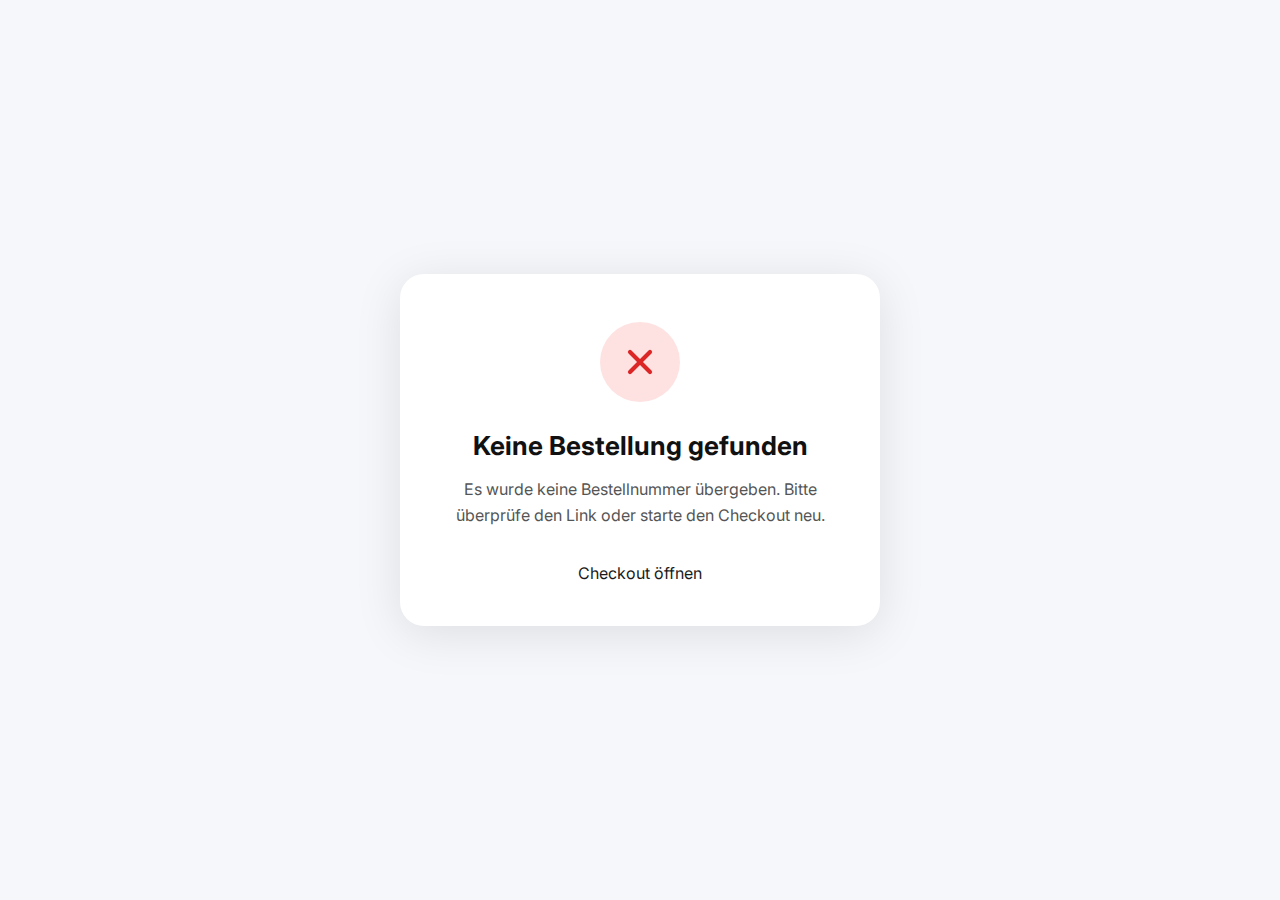
<file: checkout-status.html>
<!DOCTYPE html>
<html lang="de">
<head>
    <meta charset="UTF-8">
    <meta name="viewport" content="width=device-width, initial-scale=1.0">
    <title>Bestellung aufgegeben – Indiebox</title>
    <link rel="icon" href="favicon.svg" type="image/svg+xml">
    <meta name="description" content="Rücksprungseite nach dem Mollie Checkout. Der Zahlungsstatus wird serverseitig geprüft.">
    <link rel="preconnect" href="https://fonts.googleapis.com">
    <link rel="preconnect" href="https://fonts.gstatic.com" crossorigin>
    <link href="https://fonts.googleapis.com/css2?family=Inter:wght@400;500;600;700&display=swap" rel="stylesheet">
    <link rel="stylesheet" href="style.css">
    <script src="matomo.js" defer></script>
    <style>
        html, body { height: 100%; }
        body {
            min-height: 100vh;
            display: flex;
            flex-direction: column;
            background: #f6f7fb;
        }
        .status-main {
            flex: 1;
            display: flex;
            align-items: center;
            justify-content: center;
            padding: 2rem 1rem;
        }
        .status-card {
            background: #fff;
            border-radius: 1.5rem;
            box-shadow: 0 8px 48px rgba(0,0,0,0.10);
            padding: 3rem 2.5rem 2.5rem;
            max-width: 480px;
            width: 100%;
            text-align: center;
            position: relative;
            z-index: 1;
        }
        .status-icon {
            width: 80px;
            height: 80px;
            border-radius: 50%;
            display: flex;
            align-items: center;
            justify-content: center;
            margin: 0 auto 1.75rem;
        }
        .status-icon--success {
            background: #e6faf0;
            color: #16a34a;
            animation: pop 0.45s cubic-bezier(.36,1.6,.6,1) forwards;
        }
        .status-icon--error { background: #fee2e2; color: #dc2626; }
        .status-icon--warning { background: #fff7e6; color: #d97706; }
        .status-icon--loading { background: #eef0ff; color: #4361ee; }
        @keyframes pop {
            0%   { transform: scale(0.4); opacity: 0; }
            100% { transform: scale(1);   opacity: 1; }
        }
        .status-icon svg {
            width: 40px;
            height: 40px;
            stroke: currentColor;
            fill: none;
            stroke-width: 2.5;
            stroke-linecap: round;
            stroke-linejoin: round;
        }
        /* Animated checkmark path */
        .check-path {
            stroke-dasharray: 50;
            stroke-dashoffset: 50;
            animation: drawCheck 0.4s ease 0.3s forwards;
        }
        @keyframes drawCheck {
            to { stroke-dashoffset: 0; }
        }
        .status-title {
            font-size: 1.625rem;
            font-weight: 700;
            margin: 0 0 0.875rem;
            color: #111;
            line-height: 1.25;
        }
        .status-message {
            font-size: 1rem;
            color: #555;
            line-height: 1.65;
            margin: 0 0 2rem;
        }
        .status-hint {
            font-size: 0.875rem;
            color: #888;
            margin: -1.25rem 0 2rem;
            line-height: 1.55;
        }
        .status-actions {
            display: flex;
            flex-direction: column;
            gap: 0.75rem;
        }
        /* Spinner */
        .spinner {
            width: 36px;
            height: 36px;
            border: 3px solid #c7d2fe;
            border-top-color: #4361ee;
            border-radius: 50%;
            animation: spin 0.75s linear infinite;
        }
        @keyframes spin { to { transform: rotate(360deg); } }
        /* Confetti */
        #confetti-canvas {
            position: fixed;
            inset: 0;
            width: 100%;
            height: 100%;
            pointer-events: none;
            z-index: 0;
        }
    </style>
</head>
<body>
    <canvas id="confetti-canvas" hidden></canvas>

    <main class="status-main">
        <div class="status-card" id="status-card">
            <div class="status-icon status-icon--loading">
                <div class="spinner"></div>
            </div>
            <h1 class="status-title">Zahlung wird geprüft…</h1>
            <p class="status-message">Wir fragen gerade den Zahlungsstatus ab. Bitte warte einen Moment.</p>
        </div>
    </main>

    <script>
    const params       = new URLSearchParams(window.location.search);
    const orderId      = params.get('order_id');
    const statusToken  = params.get('status_token');
    const card         = document.getElementById('status-card');
    let pollTimer      = null;
    let confettiDone   = false;

    const FINAL = new Set(['paid', 'failed', 'cancelled', 'expired', 'banktransfer']);

    // ─── State definitions ────────────────────────────────────────────────────
    const STATES = {
        paid: {
            iconType: 'success',
            icon: `<svg viewBox="0 0 24 24"><polyline class="check-path" points="4,13 9,18 20,7"/></svg>`,
            title: 'Bestellung aufgegeben!',
            message: 'Deine Zahlung wurde bestätigt. Du erhältst in Kürze eine <strong>Bestellbestätigung und Rechnung</strong> per E-Mail.',
            hint: 'Du kannst dieses Fenster schließen.',
            actions: [
                { label: 'Zurück zur Website', href: 'index.html', primary: true },
            ],
            confetti: true,
            clearDraft: true,
        },
        banktransfer: {
            iconType: 'success',
            icon: `<svg viewBox="0 0 24 24"><polyline class="check-path" points="4,13 9,18 20,7"/></svg>`,
            title: 'Bestellung aufgegeben!',
            message: 'Deine Bestellung wurde angelegt. Mollie hat dir die <strong>Überweisungsdetails (IBAN und Verwendungszweck)</strong> per E-Mail gesendet. Sobald deine Zahlung bei uns eingeht, erhältst du eine Bestellbestätigung und Rechnung.',
            hint: 'Die Bearbeitung kann 1–3 Werktage dauern, nachdem die Überweisung eingegangen ist.',
            actions: [],
            confetti: true,
            clearDraft: true,
        },
        pending: {
            iconType: 'loading',
            icon: null,
            title: 'Zahlung wird verarbeitet…',
            message: 'Deine Zahlung ist noch in Bearbeitung. Die Seite wird automatisch aktualisiert.',
            actions: [],
            poll: true,
        },
        authorized: {
            iconType: 'loading',
            icon: null,
            title: 'Zahlung autorisiert…',
            message: 'Die Zahlung wurde autorisiert und wird gerade finalisiert. Die Seite wird automatisch aktualisiert.',
            actions: [],
            poll: true,
        },
        payment_created: {
            iconType: 'loading',
            icon: null,
            title: 'Zahlung wird verarbeitet…',
            message: 'Die Rückmeldung von Mollie wird noch verarbeitet. Bitte warte einen Moment.',
            actions: [],
            poll: true,
        },
        open: {
            iconType: 'loading',
            icon: null,
            title: 'Zahlung wird verarbeitet…',
            message: 'Die Zahlung wird gerade verarbeitet. Die Seite wird automatisch aktualisiert.',
            actions: [],
            poll: true,
        },
        failed: {
            iconType: 'error',
            icon: `<svg viewBox="0 0 24 24"><line x1="18" y1="6" x2="6" y2="18"/><line x1="6" y1="6" x2="18" y2="18"/></svg>`,
            title: 'Zahlung fehlgeschlagen',
            message: 'Die Zahlung konnte leider nicht abgeschlossen werden – z. B. wegen unzureichendem Guthaben oder einem technischen Problem. <strong>Deine Formulardaten wurden gespeichert</strong> – beim nächsten Versuch sind sie bereits eingetragen.',
            actions: [
                { label: 'Erneut versuchen', href: 'checkout.html', primary: true },
                { label: 'Kontakt aufnehmen', href: 'index.html#contact', primary: false },
            ],
        },
        cancelled: {
            iconType: 'warning',
            icon: `<svg viewBox="0 0 24 24"><line x1="18" y1="6" x2="6" y2="18"/><line x1="6" y1="6" x2="18" y2="18"/></svg>`,
            title: 'Zahlung abgebrochen',
            message: 'Du hast die Zahlung abgebrochen. Kein Problem – du kannst jederzeit erneut bestellen oder eine andere Zahlungsart wählen. <strong>Deine Formulardaten wurden gespeichert.</strong>',
            actions: [
                { label: 'Erneut versuchen', href: 'checkout.html', primary: true },
            ],
        },
        expired: {
            iconType: 'warning',
            icon: `<svg viewBox="0 0 24 24"><circle cx="12" cy="12" r="10"/><polyline points="12,6 12,12 16,14"/></svg>`,
            title: 'Zahlungslink abgelaufen',
            message: 'Der Zahlungslink ist leider abgelaufen. Bitte starte den Checkout erneut. <strong>Deine Formulardaten wurden gespeichert</strong> – du musst sie nicht neu eingeben.',
            actions: [
                { label: 'Checkout neu starten', href: 'checkout.html', primary: true },
            ],
        },
        _missing: {
            iconType: 'error',
            icon: `<svg viewBox="0 0 24 24"><line x1="18" y1="6" x2="6" y2="18"/><line x1="6" y1="6" x2="18" y2="18"/></svg>`,
            title: 'Keine Bestellung gefunden',
            message: 'Es wurde keine Bestellnummer übergeben. Bitte überprüfe den Link oder starte den Checkout neu.',
            actions: [
                { label: 'Checkout öffnen', href: 'checkout.html', primary: true },
            ],
        },
        _error: {
            iconType: 'warning',
            icon: `<svg viewBox="0 0 24 24"><circle cx="12" cy="12" r="10"/><line x1="12" y1="8" x2="12" y2="12"/><line x1="12" y1="16" x2="12.01" y2="16"/></svg>`,
            title: 'Status nicht verfügbar',
            message: 'Der Status deiner Bestellung konnte gerade nicht abgerufen werden. Die Seite versucht es gleich erneut.',
            actions: [],
            poll: true,
        },
    };

    // ─── Render ───────────────────────────────────────────────────────────────
    function renderState(key) {
        const s = STATES[key] || STATES._error;

        const iconHtml = s.icon
            ? `<div class="status-icon status-icon--${s.iconType}">${s.icon}</div>`
            : `<div class="status-icon status-icon--${s.iconType}"><div class="spinner"></div></div>`;

        const actionsHtml = (s.actions || []).map(a =>
            `<a href="${a.href}" class="button ${a.primary ? 'button--solid button--pill' : 'button--plain-dark button--pill'}">${a.label}</a>`
        ).join('');

        card.innerHTML = `
            ${iconHtml}
            <h1 class="status-title">${s.title}</h1>
            <p class="status-message">${s.message}</p>
            ${s.hint ? `<p class="status-hint">${s.hint}</p>` : ''}
            ${actionsHtml ? `<div class="status-actions">${actionsHtml}</div>` : ''}
        `;

        if (s.clearDraft) {
            try { localStorage.removeItem('indiebox_checkout_draft'); } catch { /* ignore */ }
        }

        if (s.confetti && !confettiDone) {
            confettiDone = true;
            launchConfetti();
        }
    }

    // ─── Poll ─────────────────────────────────────────────────────────────────
    async function loadStatus() {
        if (!orderId || !statusToken) {
            renderState('_missing');
            return;
        }

        try {
            const res = await fetch(`/api/orders/status?order_id=${encodeURIComponent(orderId)}&status_token=${encodeURIComponent(statusToken)}`);
            if (!res.ok) {
                renderState('_error');
                scheduleReload();
                return;
            }

            const payload = await res.json();
            // Bank transfer: open status + banktransfer method = order placed, awaiting transfer
            let stateKey;
            if (payload.status === 'open' && payload.paymentMethod === 'banktransfer') {
                stateKey = 'banktransfer';
            } else {
                stateKey = STATES[payload.status] ? payload.status : '_error';
            }
            renderState(stateKey);

            if (!FINAL.has(stateKey)) {
                scheduleReload();
            }
        } catch {
            renderState('_error');
            scheduleReload();
        }
    }

    function scheduleReload() {
        window.clearTimeout(pollTimer);
        pollTimer = window.setTimeout(loadStatus, 3000);
    }

    // ─── Confetti ─────────────────────────────────────────────────────────────
    function launchConfetti() {
        const canvas = document.getElementById('confetti-canvas');
        canvas.hidden = false;
        const ctx = canvas.getContext('2d');

        function resize() {
            canvas.width  = window.innerWidth;
            canvas.height = window.innerHeight;
        }
        resize();
        window.addEventListener('resize', resize);

        const COLORS = ['#4361ee','#7b2d8b','#f72585','#4cc9f0','#06d6a0','#ffd166','#ef476f','#3a86ff'];
        const particles = [];

        for (let i = 0; i < 180; i++) {
            particles.push({
                x:        Math.random() * canvas.width,
                y:        -20 - Math.random() * canvas.height * 0.6,
                w:        7 + Math.random() * 9,
                h:        4 + Math.random() * 6,
                color:    COLORS[Math.floor(Math.random() * COLORS.length)],
                rot:      Math.random() * Math.PI * 2,
                rotSpeed: (Math.random() - 0.5) * 0.18,
                vx:       (Math.random() - 0.5) * 2.5,
                vy:       2.5 + Math.random() * 3.5,
                alpha:    1,
            });
        }

        let startTime = null;

        function draw(ts) {
            if (!startTime) startTime = ts;
            const elapsed = ts - startTime;
            ctx.clearRect(0, 0, canvas.width, canvas.height);

            let alive = 0;
            for (const p of particles) {
                p.x   += p.vx;
                p.y   += p.vy;
                p.rot += p.rotSpeed;
                // Start fading after 2.5 s
                if (elapsed > 2500) p.alpha = Math.max(0, p.alpha - 0.012);

                if (p.y < canvas.height + 30 && p.alpha > 0) {
                    alive++;
                    ctx.save();
                    ctx.globalAlpha = p.alpha;
                    ctx.translate(p.x, p.y);
                    ctx.rotate(p.rot);
                    ctx.fillStyle = p.color;
                    ctx.fillRect(-p.w / 2, -p.h / 2, p.w, p.h);
                    ctx.restore();
                }
            }

            if (alive > 0) requestAnimationFrame(draw);
            else canvas.hidden = true;
        }

        requestAnimationFrame(draw);
    }

    loadStatus();
    </script>
</body>
</html>
</file>
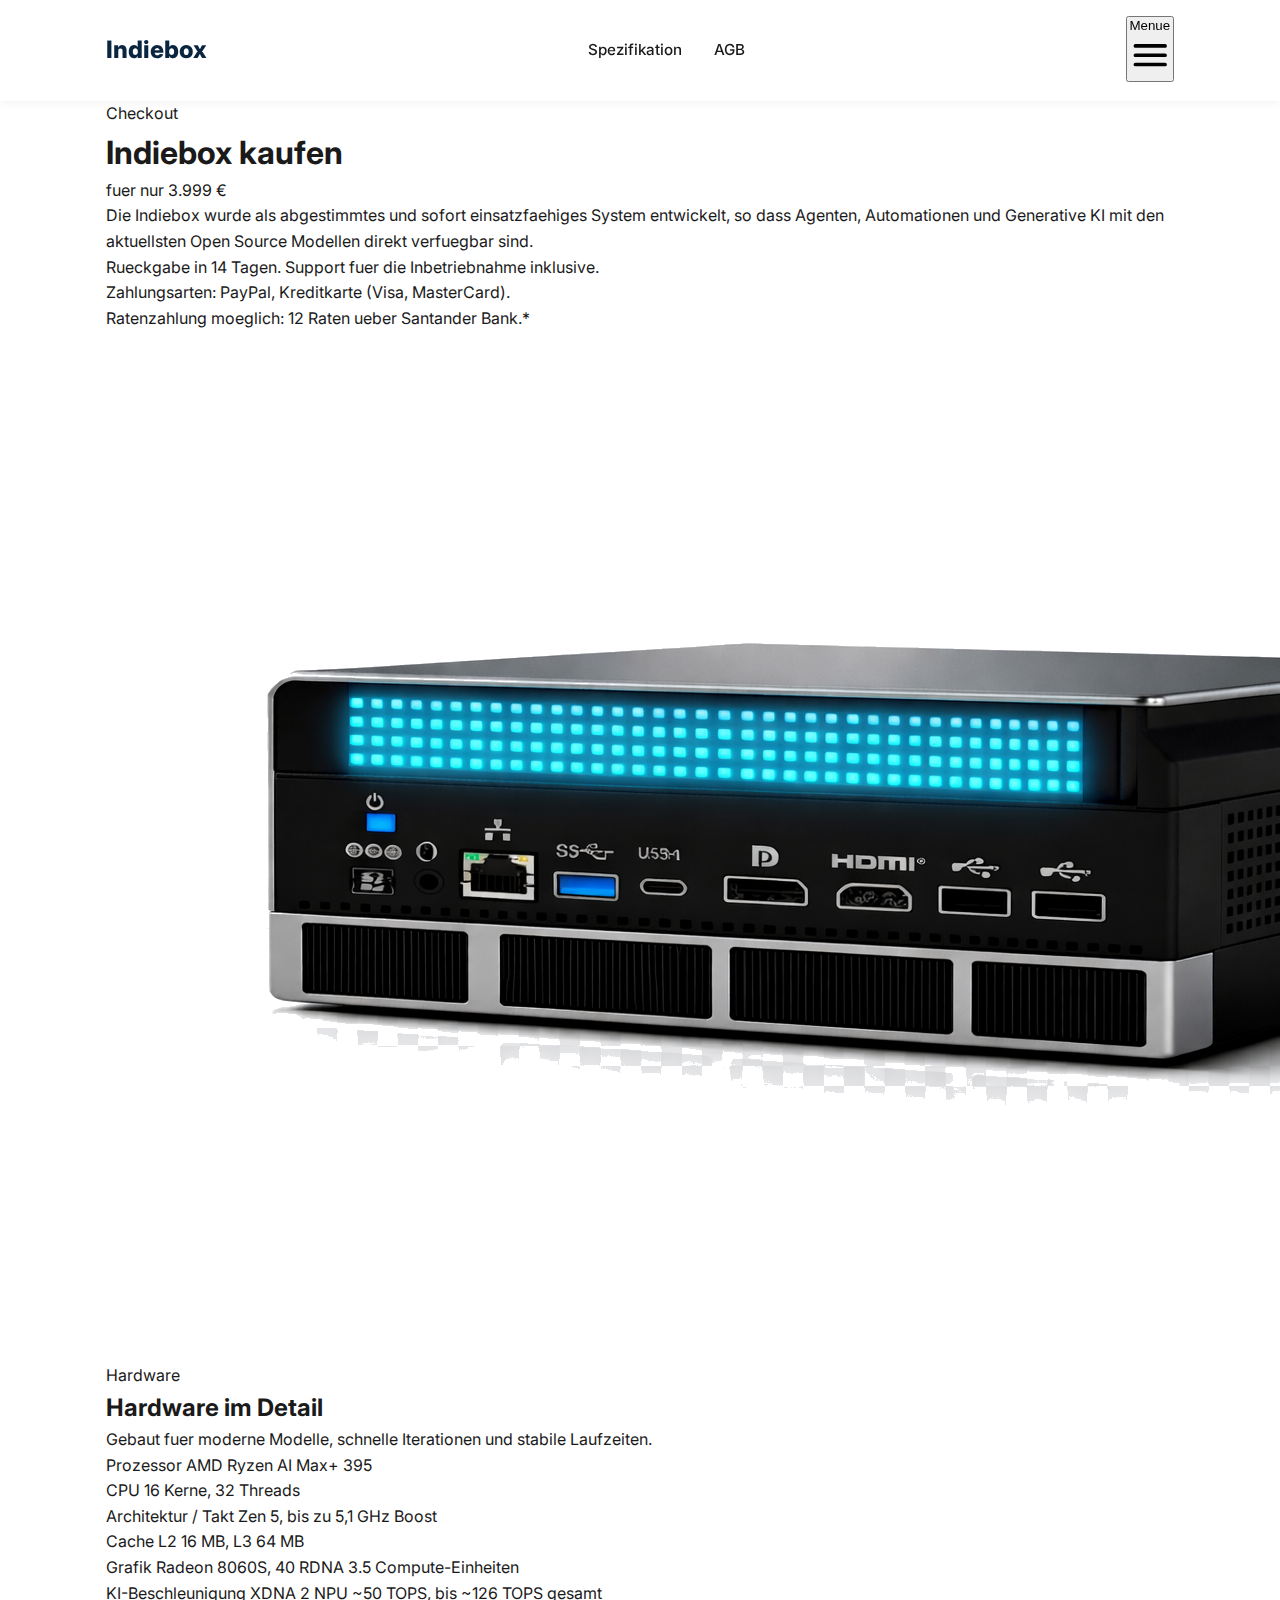
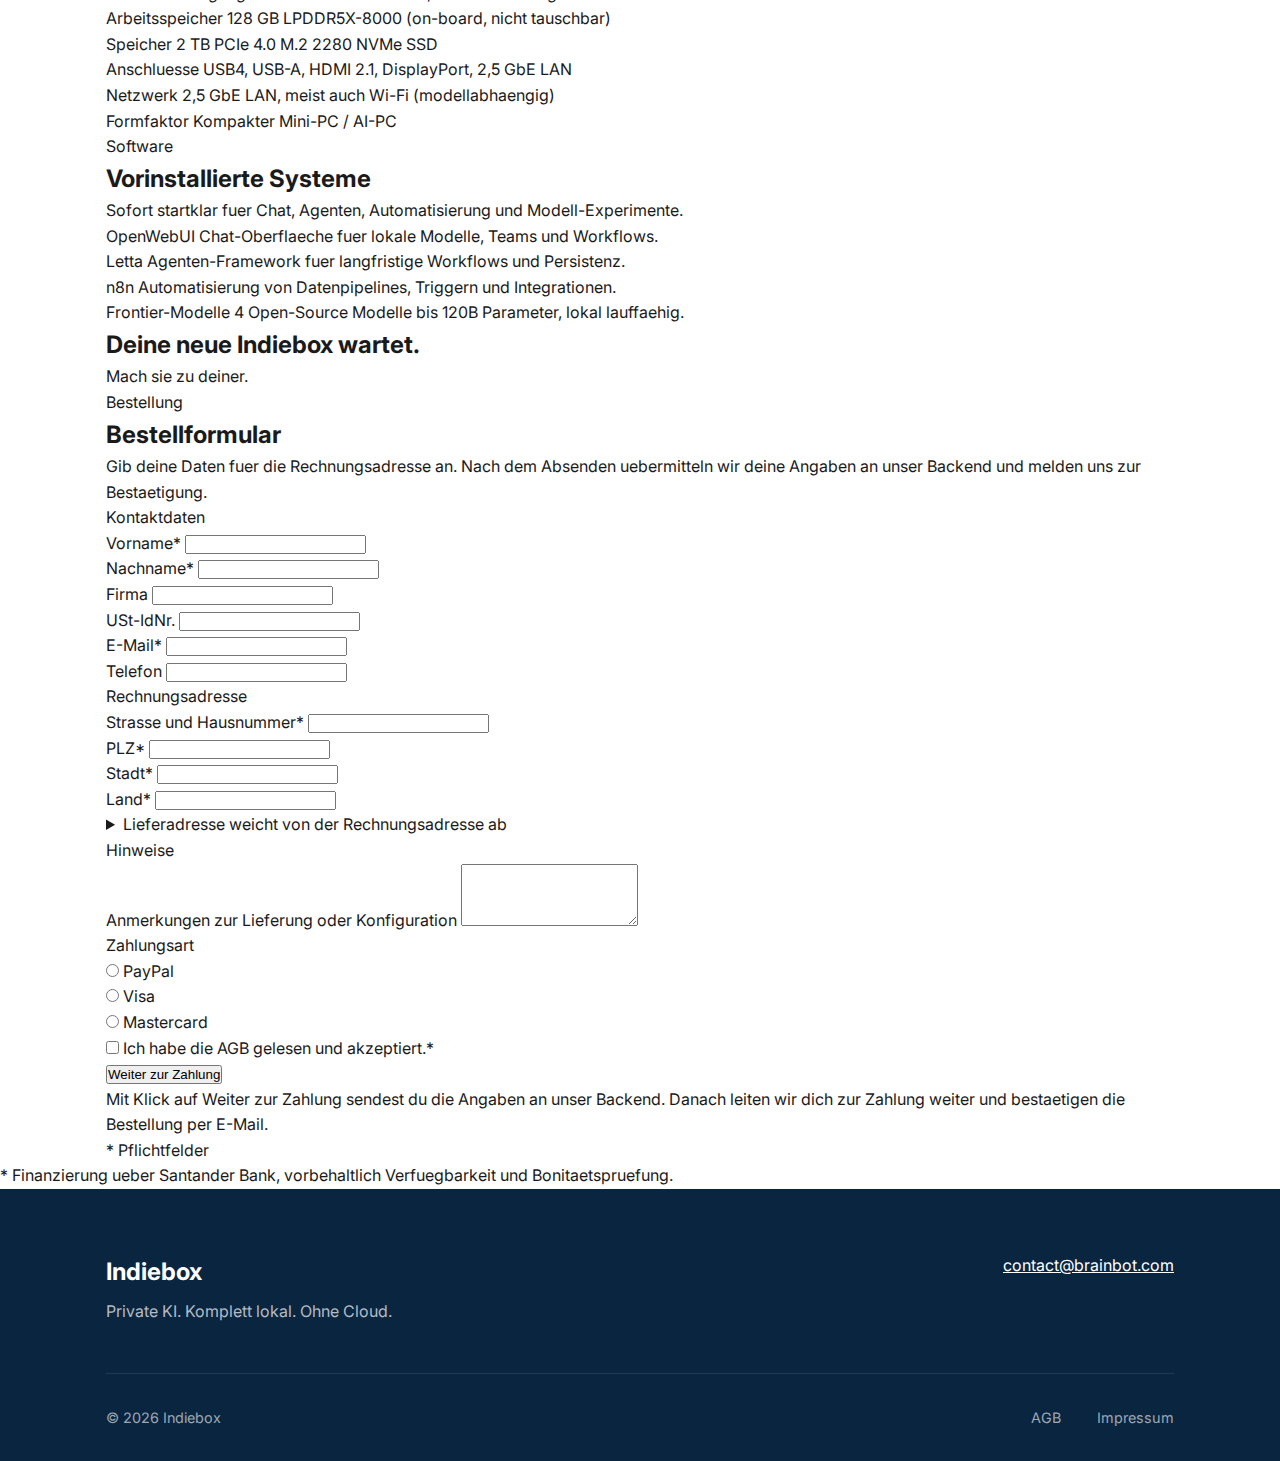
<file: checkout.html>
<!DOCTYPE html>
<html lang="de">

<head>
    <meta charset="UTF-8">
    <meta name="viewport" content="width=device-width, initial-scale=1.0">
    <title>Indiebox Checkout</title>

    <link rel="icon" href="favicon.svg" type="image/svg+xml">
    <meta name="description" content="Indiebox Checkout mit Bestelluebersicht, Hardware-Details und Bestellformular.">

    <!-- Fonts -->
    <link rel="preconnect" href="https://fonts.googleapis.com">
    <link rel="preconnect" href="https://fonts.gstatic.com" crossorigin>
    <link href="https://fonts.googleapis.com/css2?family=Inter:wght@400;500;600;700&display=swap" rel="stylesheet">

    <link rel="stylesheet" href="style.css">
</head>

<body class="checkout-page">
    <nav class="nav-bar" aria-label="Hauptmenue">
        <div class="container nav-container">
            <a class="nav-logo" href="index.html" aria-label="Indiebox Home">Indiebox</a>
            <div class="nav-links" id="nav-links">
                <a href="index.html#spezifikation">Spezifikation</a>
                <a href="terms.html">AGB</a>
            </div>
            <div class="nav-actions">
                <button class="nav-toggle" type="button" aria-expanded="false" aria-controls="nav-links">
                    <span class="sr-only">Menue</span>
                    <svg viewBox="0 0 24 24" aria-hidden="true" focusable="false">
                        <path d="M4 7h16M4 12h16M4 17h16" fill="none" stroke="currentColor" stroke-width="2" stroke-linecap="round" />
                    </svg>
                </button>
            </div>
        </div>
    </nav>

    <main>
        <section class="checkout-hero checkout-hero--light">
            <div class="container checkout-hero-inner">
                <div class="checkout-hero-copy">
                    <p class="checkout-kicker">Checkout</p>
                    <h1 class="checkout-title">Indiebox kaufen</h1>
                    <p class="checkout-price-subline checkout-price-subline--sm">fuer nur 3.999 €</p>
                    <p class="checkout-subtitle checkout-subtitle--sm">
                        Die Indiebox wurde als abgestimmtes und sofort einsatzfaehiges System entwickelt, so dass
                        Agenten, Automationen und Generative KI mit den aktuellsten Open Source Modellen direkt verfuegbar sind.
                    </p>
                    <p class="checkout-hero-note">Rueckgabe in 14 Tagen. Support fuer die Inbetriebnahme inklusive.</p>
                    <p class="checkout-hero-note">Zahlungsarten: PayPal, Kreditkarte (Visa, MasterCard).</p>
                    <p class="checkout-hero-note checkout-hero-note--strong">Ratenzahlung moeglich: 12 Raten ueber Santander Bank.*</p>
                </div>
                <div class="checkout-hero-media">
                    <img src="indiebox-free-clean.png" alt="Indiebox" class="checkout-hero-image">
                </div>
            </div>
        </section>

        <section class="checkout-section checkout-specs">
            <div class="container">
                <div class="checkout-section-head" data-animate="fade-up">
                    <span class="checkout-tag">Hardware</span>
                    <h2 class="checkout-section-title">Hardware im Detail</h2>
                    <p class="checkout-section-subtitle">
                        Gebaut fuer moderne Modelle, schnelle Iterationen und stabile Laufzeiten.
                    </p>
                </div>
                <div class="checkout-specs-list" data-animate="fade-up" data-stagger="1">
                    <div class="checkout-spec-row">
                        <span class="checkout-spec-label">Prozessor</span>
                        <span class="checkout-spec-value">AMD Ryzen AI Max+ 395</span>
                    </div>
                    <div class="checkout-spec-row">
                        <span class="checkout-spec-label">CPU</span>
                        <span class="checkout-spec-value">16 Kerne, 32 Threads</span>
                    </div>
                    <div class="checkout-spec-row">
                        <span class="checkout-spec-label">Architektur / Takt</span>
                        <span class="checkout-spec-value">Zen 5, bis zu 5,1 GHz Boost</span>
                    </div>
                    <div class="checkout-spec-row">
                        <span class="checkout-spec-label">Cache</span>
                        <span class="checkout-spec-value">L2 16 MB, L3 64 MB</span>
                    </div>
                    <div class="checkout-spec-row">
                        <span class="checkout-spec-label">Grafik</span>
                        <span class="checkout-spec-value">Radeon 8060S, 40 RDNA 3.5 Compute-Einheiten</span>
                    </div>
                    <div class="checkout-spec-row">
                        <span class="checkout-spec-label">KI-Beschleunigung</span>
                        <span class="checkout-spec-value">XDNA 2 NPU ~50 TOPS, bis ~126 TOPS gesamt</span>
                    </div>
                    <div class="checkout-spec-row">
                        <span class="checkout-spec-label">Arbeitsspeicher</span>
                        <span class="checkout-spec-value">128 GB LPDDR5X-8000 (on-board, nicht tauschbar)</span>
                    </div>
                    <div class="checkout-spec-row">
                        <span class="checkout-spec-label">Speicher</span>
                        <span class="checkout-spec-value">2 TB PCIe 4.0 M.2 2280 NVMe SSD</span>
                    </div>
                    <div class="checkout-spec-row">
                        <span class="checkout-spec-label">Anschluesse</span>
                        <span class="checkout-spec-value">USB4, USB-A, HDMI 2.1, DisplayPort, 2,5 GbE LAN</span>
                    </div>
                    <div class="checkout-spec-row">
                        <span class="checkout-spec-label">Netzwerk</span>
                        <span class="checkout-spec-value">2,5 GbE LAN, meist auch Wi-Fi (modellabhaengig)</span>
                    </div>
                    <div class="checkout-spec-row">
                        <span class="checkout-spec-label">Formfaktor</span>
                        <span class="checkout-spec-value">Kompakter Mini-PC / AI-PC</span>
                    </div>
                </div>
            </div>
        </section>

        <section class="checkout-section">
            <div class="container">
                <div class="checkout-section-head" data-animate="fade-up">
                    <span class="checkout-tag">Software</span>
                    <h2 class="checkout-section-title">Vorinstallierte Systeme</h2>
                    <p class="checkout-section-subtitle">
                        Sofort startklar fuer Chat, Agenten, Automatisierung und Modell-Experimente.
                    </p>
                </div>

                <div class="checkout-soft-list" data-animate="fade-up" data-stagger="1">
                    <div class="checkout-soft-item">
                        <span class="checkout-soft-name">OpenWebUI</span>
                        <span class="checkout-soft-desc">Chat-Oberflaeche fuer lokale Modelle, Teams und Workflows.</span>
                    </div>
                    <div class="checkout-soft-item">
                        <span class="checkout-soft-name">Letta</span>
                        <span class="checkout-soft-desc">Agenten-Framework fuer langfristige Workflows und Persistenz.</span>
                    </div>
                    <div class="checkout-soft-item">
                        <span class="checkout-soft-name">n8n</span>
                        <span class="checkout-soft-desc">Automatisierung von Datenpipelines, Triggern und Integrationen.</span>
                    </div>
                    <div class="checkout-soft-item">
                        <span class="checkout-soft-name">Frontier-Modelle</span>
                        <span class="checkout-soft-desc">4 Open-Source Modelle bis 120B Parameter, lokal lauffaehig.</span>
                    </div>
                </div>
            </div>
        </section>

        <section class="checkout-cta">
            <div class="container" data-animate="fade-up">
                <div class="checkout-cta-frame glow-frame glow-frame--outer">
                    <div>
                        <h2 class="checkout-cta-title gradient-signature">Deine neue Indiebox wartet.</h2>
                        <p class="checkout-cta-subtitle">Mach sie zu deiner.</p>
                    </div>
                </div>
            </div>
        </section>

        <section class="checkout-section checkout-form-section" id="checkout-form">
            <div class="container">
                <div class="checkout-form-card" data-animate="fade-up">
                    <div class="checkout-section-head">
                        <span class="checkout-tag">Bestellung</span>
                        <h2 class="checkout-section-title">Bestellformular</h2>
                        <p class="checkout-section-subtitle">
                            Gib deine Daten fuer die Rechnungsadresse an. Nach dem Absenden
                            uebermitteln wir deine Angaben an unser Backend und melden uns zur Bestaetigung.
                        </p>
                    </div>

                    <form class="checkout-form" action="__BACKEND_URL__" method="post">
                        <input type="hidden" name="product" value="Indiebox AI-Workstation">

                        <div class="form-section">
                            <div class="form-section-title">Kontaktdaten</div>
                            <div class="form-grid">
                                <div class="form-row">
                                    <label class="form-label" for="first-name">Vorname<span class="field-required">*</span></label>
                                    <input class="form-input" type="text" id="first-name" name="firstName" autocomplete="given-name" required>
                                </div>
                                <div class="form-row">
                                    <label class="form-label" for="last-name">Nachname<span class="field-required">*</span></label>
                                    <input class="form-input" type="text" id="last-name" name="lastName" autocomplete="family-name" required>
                                </div>
                                <div class="form-row">
                                    <label class="form-label" for="company">Firma</label>
                                    <input class="form-input" type="text" id="company" name="company" autocomplete="organization">
                                </div>
                                <div class="form-row">
                                    <label class="form-label" for="vat-id">USt-IdNr.</label>
                                    <input class="form-input" type="text" id="vat-id" name="vatId" autocomplete="off">
                                </div>
                                <div class="form-row">
                                    <label class="form-label" for="email">E-Mail<span class="field-required">*</span></label>
                                    <input class="form-input" type="email" id="email" name="email" autocomplete="email" required>
                                </div>
                                <div class="form-row">
                                    <label class="form-label" for="phone">Telefon</label>
                                    <input class="form-input" type="tel" id="phone" name="phone" autocomplete="tel">
                                </div>
                            </div>
                        </div>

                        <div class="form-section">
                            <div class="form-section-title">Rechnungsadresse</div>
                            <div class="form-grid">
                                <div class="form-row form-row--full">
                                    <label class="form-label" for="billing-street">Strasse und Hausnummer<span class="field-required">*</span></label>
                                    <input class="form-input" type="text" id="billing-street" name="billingStreet" autocomplete="address-line1" required>
                                </div>
                                <div class="form-row">
                                    <label class="form-label" for="billing-zip">PLZ<span class="field-required">*</span></label>
                                    <input class="form-input" type="text" id="billing-zip" name="billingZip" autocomplete="postal-code" required>
                                </div>
                                <div class="form-row">
                                    <label class="form-label" for="billing-city">Stadt<span class="field-required">*</span></label>
                                    <input class="form-input" type="text" id="billing-city" name="billingCity" autocomplete="address-level2" required>
                                </div>
                                <div class="form-row">
                                    <label class="form-label" for="billing-country">Land<span class="field-required">*</span></label>
                                    <input class="form-input" type="text" id="billing-country" name="billingCountry" autocomplete="country-name" required>
                                </div>
                            </div>
                        </div>

                        <div class="form-section">
                            <details class="form-details">
                                <summary>Lieferadresse weicht von der Rechnungsadresse ab</summary>
                                <div class="form-grid">
                                    <div class="form-row form-row--full">
                                        <label class="form-label" for="shipping-careof">c/o</label>
                                        <input class="form-input" type="text" id="shipping-careof" name="shippingCareOf" autocomplete="shipping organization">
                                    </div>
                                    <div class="form-row form-row--full">
                                        <label class="form-label" for="shipping-street">Strasse und Hausnummer</label>
                                        <input class="form-input" type="text" id="shipping-street" name="shippingStreet" autocomplete="shipping address-line1">
                                    </div>
                                    <div class="form-row">
                                        <label class="form-label" for="shipping-zip">PLZ</label>
                                        <input class="form-input" type="text" id="shipping-zip" name="shippingZip" autocomplete="shipping postal-code">
                                    </div>
                                    <div class="form-row">
                                        <label class="form-label" for="shipping-city">Stadt</label>
                                        <input class="form-input" type="text" id="shipping-city" name="shippingCity" autocomplete="shipping address-level2">
                                    </div>
                                    <div class="form-row">
                                        <label class="form-label" for="shipping-country">Land</label>
                                        <input class="form-input" type="text" id="shipping-country" name="shippingCountry" autocomplete="shipping country-name">
                                    </div>
                                </div>
                            </details>
                        </div>

                        <div class="form-section">
                            <div class="form-section-title">Hinweise</div>
                            <div class="form-grid">
                                <div class="form-row form-row--full">
                                    <label class="form-label" for="notes">Anmerkungen zur Lieferung oder Konfiguration</label>
                                    <textarea class="form-textarea" id="notes" name="notes" rows="4"></textarea>
                                </div>
                            </div>
                        </div>

                        <div class="form-section">
                            <div class="form-section-title">Zahlungsart</div>
                            <div class="form-grid">
                                <div class="form-row form-row--full">
                                    <ul class="form-list">
                                        <li>
                                            <label class="form-checkbox" for="pay-method-paypal">
                                                <input type="radio" id="pay-method-paypal" name="paymentMethod" value="paypal" required>
                                                <span>PayPal</span>
                                            </label>
                                        </li>
                                        <li>
                                            <label class="form-checkbox" for="pay-method-visa">
                                                <input type="radio" id="pay-method-visa" name="paymentMethod" value="visa" required>
                                                <span>Visa</span>
                                            </label>
                                        </li>
                                        <li>
                                            <label class="form-checkbox" for="pay-method-mastercard">
                                                <input type="radio" id="pay-method-mastercard" name="paymentMethod" value="mastercard" required>
                                                <span>Mastercard</span>
                                            </label>
                                        </li>
                                    </ul>
                                </div>
                            </div>
                        </div>

                        <div class="form-section">
                            <label class="form-checkbox" for="terms-accept">
                                <input type="checkbox" id="terms-accept" name="termsAccepted" required>
                                <span>Ich habe die <a href="terms.html">AGB</a> gelesen und akzeptiert.<span class="field-required">*</span></span>
                            </label>
                        </div>

                        <div class="form-actions">
                            <button class="button button--solid button--pill button--md" type="submit">Weiter zur Zahlung</button>
                            <p class="form-note">
                                Mit Klick auf Weiter zur Zahlung sendest du die Angaben an unser Backend.
                                Danach leiten wir dich zur Zahlung weiter und bestaetigen die Bestellung per E-Mail.
                            </p>
                        </div>
                        <p class="form-footnote">* Pflichtfelder</p>
                    </form>
                </div>
            </div>
        </section>

        <p class="checkout-footnote">
            * Finanzierung ueber Santander Bank, vorbehaltlich Verfuegbarkeit und Bonitaetspruefung.
        </p>
    </main>

    <footer class="footer">
        <div class="container">
            <div class="footer-content">
                <div class="footer-brand">
                    <h4>Indiebox</h4>
                    <p>Private KI. Komplett lokal. Ohne Cloud.</p>
                </div>
                <div class="footer-contact">
                    <a href="mailto:contact@brainbot.com">contact@brainbot.com</a>
                </div>
            </div>
            <div class="footer-bottom">
                <div>© 2026 Indiebox</div>
                <div class="legal-links">
                    <a href="terms.html">AGB</a>
                    <a href="impressum.html">Impressum</a>
                </div>
            </div>
        </div>
    </footer>

    <script src="script.js"></script>
</body>

</html>
</file>
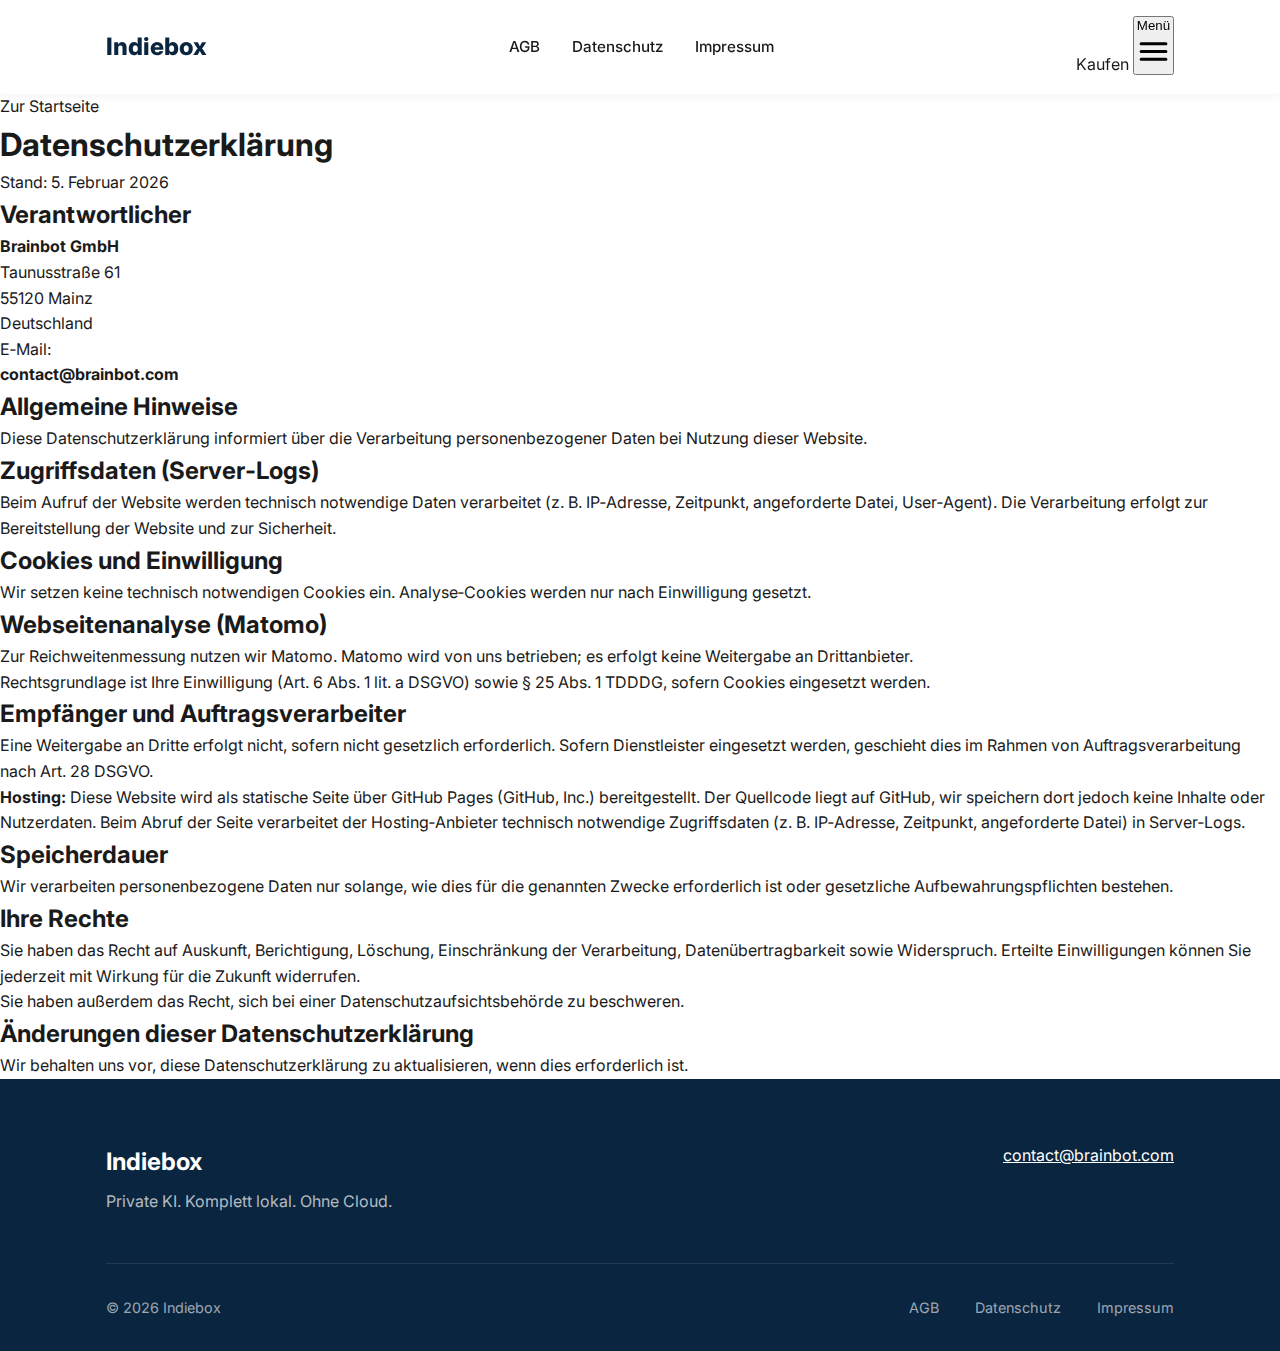
<file: datenschutz.html>
<!DOCTYPE html>
<html lang="de">
<head>
    <meta charset="UTF-8">
    <meta name="viewport" content="width=device-width, initial-scale=1.0">
    <title>Datenschutz - Indiebox</title>

    <link rel="icon" href="favicon.svg" type="image/svg+xml">

    <!-- Fonts -->
    <link rel="preconnect" href="https://fonts.googleapis.com">
    <link rel="preconnect" href="https://fonts.gstatic.com" crossorigin>
    <link href="https://fonts.googleapis.com/css2?family=Inter:wght@400;500;600;700&display=swap" rel="stylesheet">

    <link rel="stylesheet" href="style.css">
</head>
<body>
    <nav class="nav-bar nav-bar--legal-dark" aria-label="Hauptmenü">
        <div class="container nav-container">
            <a class="nav-logo" href="index.html" aria-label="Indiebox Home">Indiebox</a>
            <div class="nav-links" id="nav-links">
                <a href="terms.html">AGB</a>
                <a href="datenschutz.html" aria-current="page">Datenschutz</a>
                <a href="impressum.html">Impressum</a>
            </div>
            <div class="nav-actions">
                <a href="checkout.html" class="button button--pill button--sm nav-buy">Kaufen</a>
                <button class="nav-toggle" type="button" aria-expanded="false" aria-controls="nav-links">
                    <span class="sr-only">Menü</span>
                    <svg viewBox="0 0 24 24" aria-hidden="true" focusable="false">
                        <path d="M4 7h16M4 12h16M4 17h16" fill="none" stroke="currentColor" stroke-width="2" stroke-linecap="round" />
                    </svg>
                </button>
            </div>
        </div>
    </nav>

    <main class="legal-page legal-page--with-nav legal-page--flow">
        <header class="legal-header">
            <a class="text-link" href="index.html">Zur Startseite</a>
            <h1 class="legal-title">Datenschutzerklärung</h1>
            <p class="legal-subtitle">Stand: 5. Februar 2026</p>
        </header>

        <div class="legal-content">
            <section class="legal-section">
                <h2>Verantwortlicher</h2>
                <p class="legal-lines"><strong>Brainbot GmbH</strong><br>Taunusstraße 61<br>55120 Mainz<br>Deutschland</p>
                <p class="legal-lines">E‑Mail:<br><strong><a class="text-link" href="mailto:contact@brainbot.com">contact@brainbot.com</a></strong></p>
            </section>

            <section class="legal-section">
                <h2>Allgemeine Hinweise</h2>
                <p>Diese Datenschutzerklärung informiert über die Verarbeitung personenbezogener Daten bei Nutzung dieser Website.</p>
            </section>

            <section class="legal-section">
                <h2>Zugriffsdaten (Server‑Logs)</h2>
                <p>Beim Aufruf der Website werden technisch notwendige Daten verarbeitet (z. B. IP‑Adresse, Zeitpunkt, angeforderte Datei, User‑Agent). Die Verarbeitung erfolgt zur Bereitstellung der Website und zur Sicherheit.</p>
            </section>

            <section class="legal-section">
                <h2>Cookies und Einwilligung</h2>
                <p>Wir setzen keine technisch notwendigen Cookies ein. Analyse‑Cookies werden nur nach Einwilligung gesetzt.</p>
            </section>

            <section class="legal-section">
                <h2>Webseitenanalyse (Matomo)</h2>
                <p>Zur Reichweitenmessung nutzen wir Matomo. Matomo wird von uns betrieben; es erfolgt keine Weitergabe an Drittanbieter.</p>
                <p>Rechtsgrundlage ist Ihre Einwilligung (Art. 6 Abs. 1 lit. a DSGVO) sowie § 25 Abs. 1 TDDDG, sofern Cookies eingesetzt werden.</p>
            </section>

            <section class="legal-section">
                <h2>Empfänger und Auftragsverarbeiter</h2>
                <p>Eine Weitergabe an Dritte erfolgt nicht, sofern nicht gesetzlich erforderlich. Sofern Dienstleister eingesetzt werden, geschieht dies im Rahmen von Auftragsverarbeitung nach Art. 28 DSGVO.</p>
                <p><strong>Hosting:</strong> Diese Website wird als statische Seite über GitHub Pages (GitHub, Inc.) bereitgestellt. Der Quellcode liegt auf GitHub, wir speichern dort jedoch keine Inhalte oder Nutzerdaten. Beim Abruf der Seite verarbeitet der Hosting‑Anbieter technisch notwendige Zugriffsdaten (z. B. IP‑Adresse, Zeitpunkt, angeforderte Datei) in Server‑Logs.</p>
            </section>

            <section class="legal-section">
                <h2>Speicherdauer</h2>
                <p>Wir verarbeiten personenbezogene Daten nur solange, wie dies für die genannten Zwecke erforderlich ist oder gesetzliche Aufbewahrungspflichten bestehen.</p>
            </section>

            <section class="legal-section">
                <h2>Ihre Rechte</h2>
                <p>Sie haben das Recht auf Auskunft, Berichtigung, Löschung, Einschränkung der Verarbeitung, Datenübertragbarkeit sowie Widerspruch. Erteilte Einwilligungen können Sie jederzeit mit Wirkung für die Zukunft widerrufen.</p>
                <p>Sie haben außerdem das Recht, sich bei einer Datenschutzaufsichtsbehörde zu beschweren.</p>
            </section>

            <section class="legal-section">
                <h2>Änderungen dieser Datenschutzerklärung</h2>
                <p>Wir behalten uns vor, diese Datenschutzerklärung zu aktualisieren, wenn dies erforderlich ist.</p>
            </section>
        </div>
    </main>

    <footer class="footer">
        <div class="container">
            <div class="footer-content">
                <div class="footer-brand">
                    <h4>Indiebox</h4>
                    <p>Private KI. Komplett lokal. Ohne Cloud.</p>
                </div>
                <div class="footer-contact">
                    <a href="mailto:contact@brainbot.com">contact@brainbot.com</a>
                </div>
            </div>
            <div class="footer-bottom">
                <div>© 2026 Indiebox</div>
                <div class="legal-links">
                    <a href="terms.html">AGB</a>
                    <a href="datenschutz.html">Datenschutz</a>
                    <a href="impressum.html">Impressum</a>
                </div>
            </div>
        </div>
    </footer>

    <script src="script.js"></script>
</body>
</html>
</file>
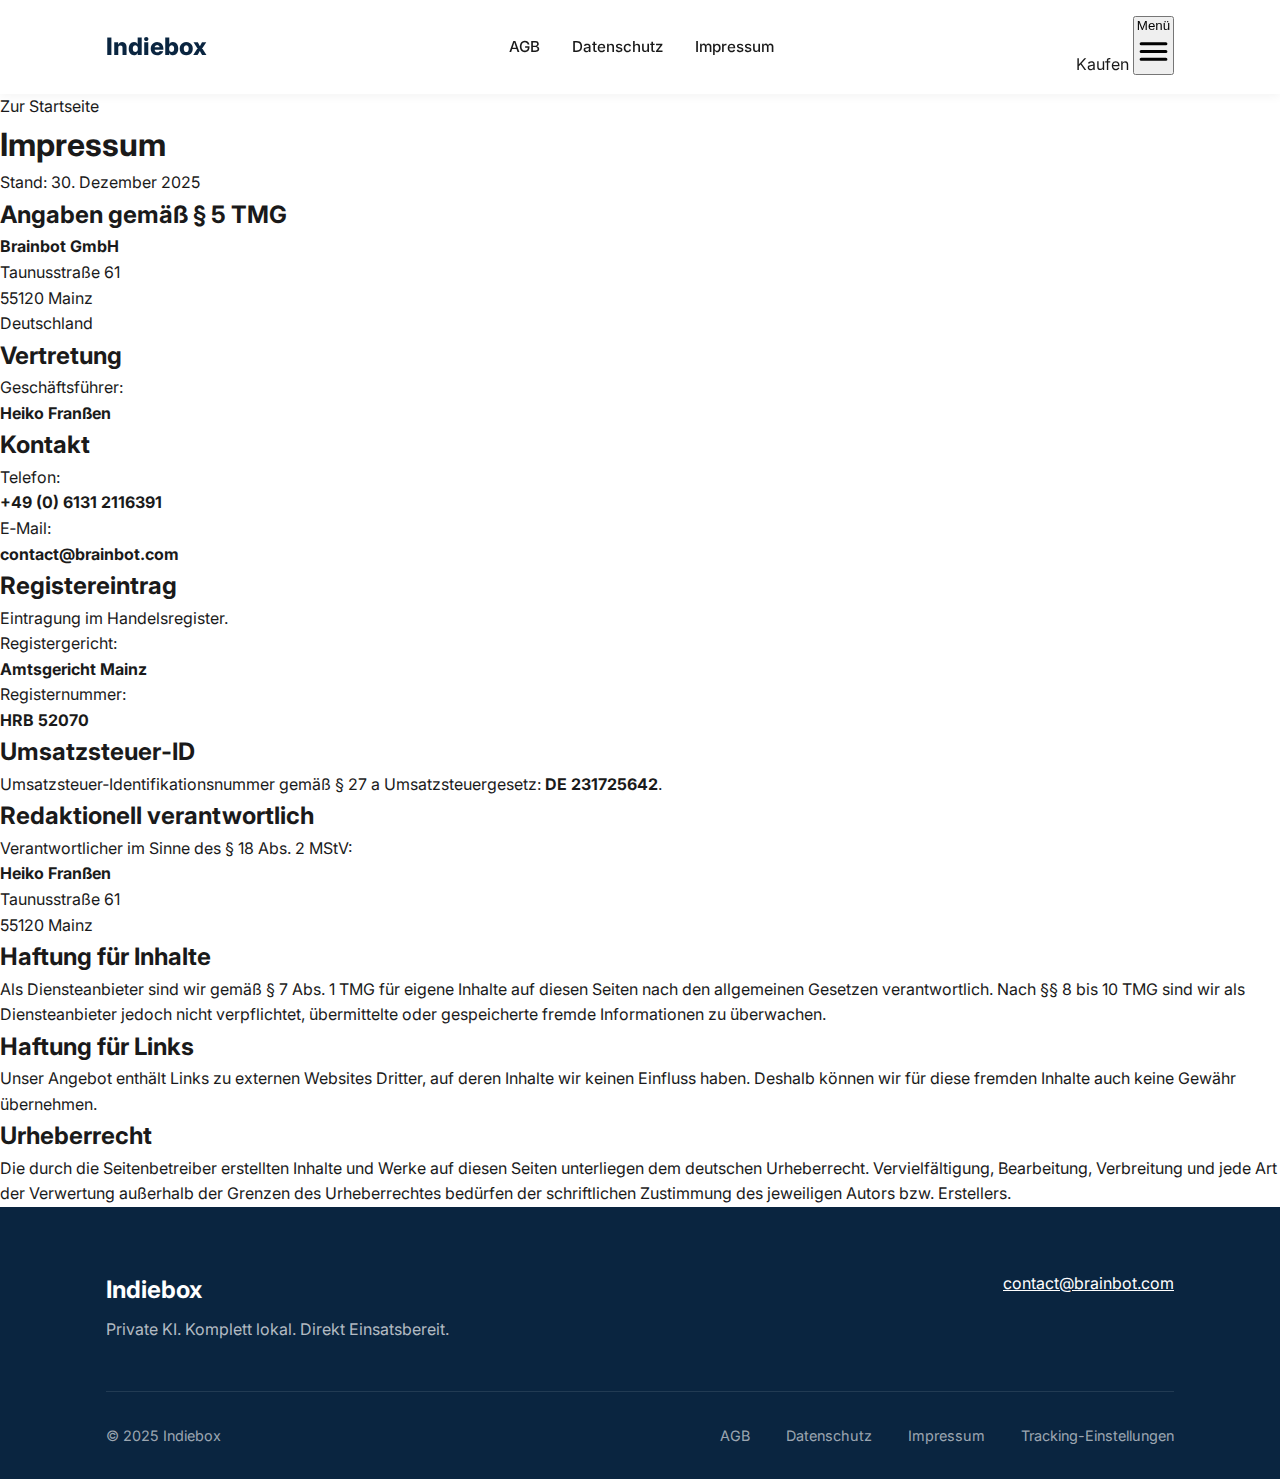
<file: impressum.html>
<!DOCTYPE html>
<html lang="de">
<head>
    <meta charset="UTF-8">
    <meta name="viewport" content="width=device-width, initial-scale=1.0">
    <title>Impressum - Indiebox</title>

    <link rel="icon" href="favicon.svg" type="image/svg+xml">

    <!-- Fonts -->
    <link rel="preconnect" href="https://fonts.googleapis.com">
    <link rel="preconnect" href="https://fonts.gstatic.com" crossorigin>
    <link href="https://fonts.googleapis.com/css2?family=Inter:wght@400;500;600;700&display=swap" rel="stylesheet">

    <link rel="stylesheet" href="style.css">
    <script src="matomo.js" defer></script>
</head>
<body>
    <nav class="nav-bar nav-bar--legal-dark" aria-label="Hauptmenü">
        <div class="container nav-container">
            <a class="nav-logo" href="index.html" aria-label="Indiebox Home">Indiebox</a>
            <div class="nav-links" id="nav-links">
                <a href="terms.html">AGB</a>
                <a href="datenschutz.html">Datenschutz</a>
                <a href="impressum.html" aria-current="page">Impressum</a>
            </div>
            <div class="nav-actions">
                <a href="checkout.html" class="button button--pill button--sm nav-buy">Kaufen</a>
                <button class="nav-toggle" type="button" aria-expanded="false" aria-controls="nav-links">
                    <span class="sr-only">Menü</span>
                    <svg viewBox="0 0 24 24" aria-hidden="true" focusable="false">
                        <path d="M4 7h16M4 12h16M4 17h16" fill="none" stroke="currentColor" stroke-width="2" stroke-linecap="round" />
                    </svg>
                </button>
            </div>
        </div>
    </nav>

    <main class="legal-page legal-page--flow legal-page--with-nav">
        <header class="legal-header">
            <a class="text-link" href="/">Zur Startseite</a>
            <h1 class="legal-title">Impressum</h1>
            <p class="legal-subtitle">Stand: 30. Dezember 2025</p>
        </header>

        <div class="legal-content">
            <section class="legal-section">
                <h2>Angaben gemäß § 5 TMG</h2>
                <p class="legal-lines"><strong>Brainbot GmbH</strong><br>Taunusstraße 61<br>55120 Mainz<br>Deutschland</p>
            </section>

            <section class="legal-section">
                <h2>Vertretung</h2>
                <p class="legal-lines">Geschäftsführer:<br><strong>Heiko Franßen</strong></p>
            </section>

            <section class="legal-section">
                <h2>Kontakt</h2>
                <p class="legal-lines">Telefon:<br><strong>+49 (0) 6131 2116391</strong></p>
                <p class="legal-lines">E‑Mail:<br><strong><a class="text-link" href="mailto:contact@brainbot.com">contact@brainbot.com</a></strong></p>
            </section>

            <section class="legal-section">
                <h2>Registereintrag</h2>
                <p class="legal-lines">Eintragung im Handelsregister.</p>
                <p class="legal-lines">Registergericht:<br><strong>Amtsgericht Mainz</strong></p>
                <p class="legal-lines">Registernummer:<br><strong>HRB 52070</strong></p>
            </section>

            <section class="legal-section">
                <h2>Umsatzsteuer‑ID</h2>
                <p>Umsatzsteuer‑Identifikationsnummer gemäß § 27 a Umsatzsteuergesetz: <strong>DE 231725642</strong>.</p>
            </section>

            <section class="legal-section">
                <h2>Redaktionell verantwortlich</h2>
                <p class="legal-lines">Verantwortlicher im Sinne des § 18 Abs. 2 MStV:</p>
                <p class="legal-lines"><strong>Heiko Franßen</strong><br>Taunusstraße 61<br>55120 Mainz</p>
            </section>

            <section class="legal-section">
                <h2>Haftung für Inhalte</h2>
                <p>
                    Als Diensteanbieter sind wir gemäß § 7 Abs. 1 TMG für eigene Inhalte auf
                    diesen Seiten nach den allgemeinen Gesetzen verantwortlich. Nach §§ 8 bis 10 TMG
                    sind wir als Diensteanbieter jedoch nicht verpflichtet, übermittelte oder
                    gespeicherte fremde Informationen zu überwachen.
                </p>
            </section>

            <section class="legal-section">
                <h2>Haftung für Links</h2>
                <p>
                    Unser Angebot enthält Links zu externen Websites Dritter, auf deren Inhalte
                    wir keinen Einfluss haben. Deshalb können wir für diese fremden Inhalte
                    auch keine Gewähr übernehmen.
                </p>
            </section>

            <section class="legal-section">
                <h2>Urheberrecht</h2>
                <p>
                    Die durch die Seitenbetreiber erstellten Inhalte und Werke auf diesen Seiten
                    unterliegen dem deutschen Urheberrecht. Vervielfältigung, Bearbeitung, Verbreitung
                    und jede Art der Verwertung außerhalb der Grenzen des Urheberrechtes bedürfen der
                    schriftlichen Zustimmung des jeweiligen Autors bzw. Erstellers.
                </p>
            </section>
        </div>
    </main>

    <footer class="footer">
        <div class="container">
            <div class="footer-content">
                <div class="footer-brand">
                    <h4>Indiebox</h4>
                    <p>Private KI. Komplett lokal. Direkt Einsatsbereit.</p>
                </div>
                <div class="footer-contact">
                    <a href="mailto:contact@brainbot.com">contact@brainbot.com</a>
                </div>
            </div>
            <div class="footer-bottom">
                <div>© 2025 Indiebox</div>
                <div class="legal-links">
                    <a href="terms.html">AGB</a>
                    <a href="datenschutz.html">Datenschutz</a>
                    <a href="impressum.html">Impressum</a>
                    <a class="text-link" href="#" data-matomo-consent-open>Tracking-Einstellungen</a>
                </div>
            </div>
        </div>
    </footer>
</body>
</html>
</file>
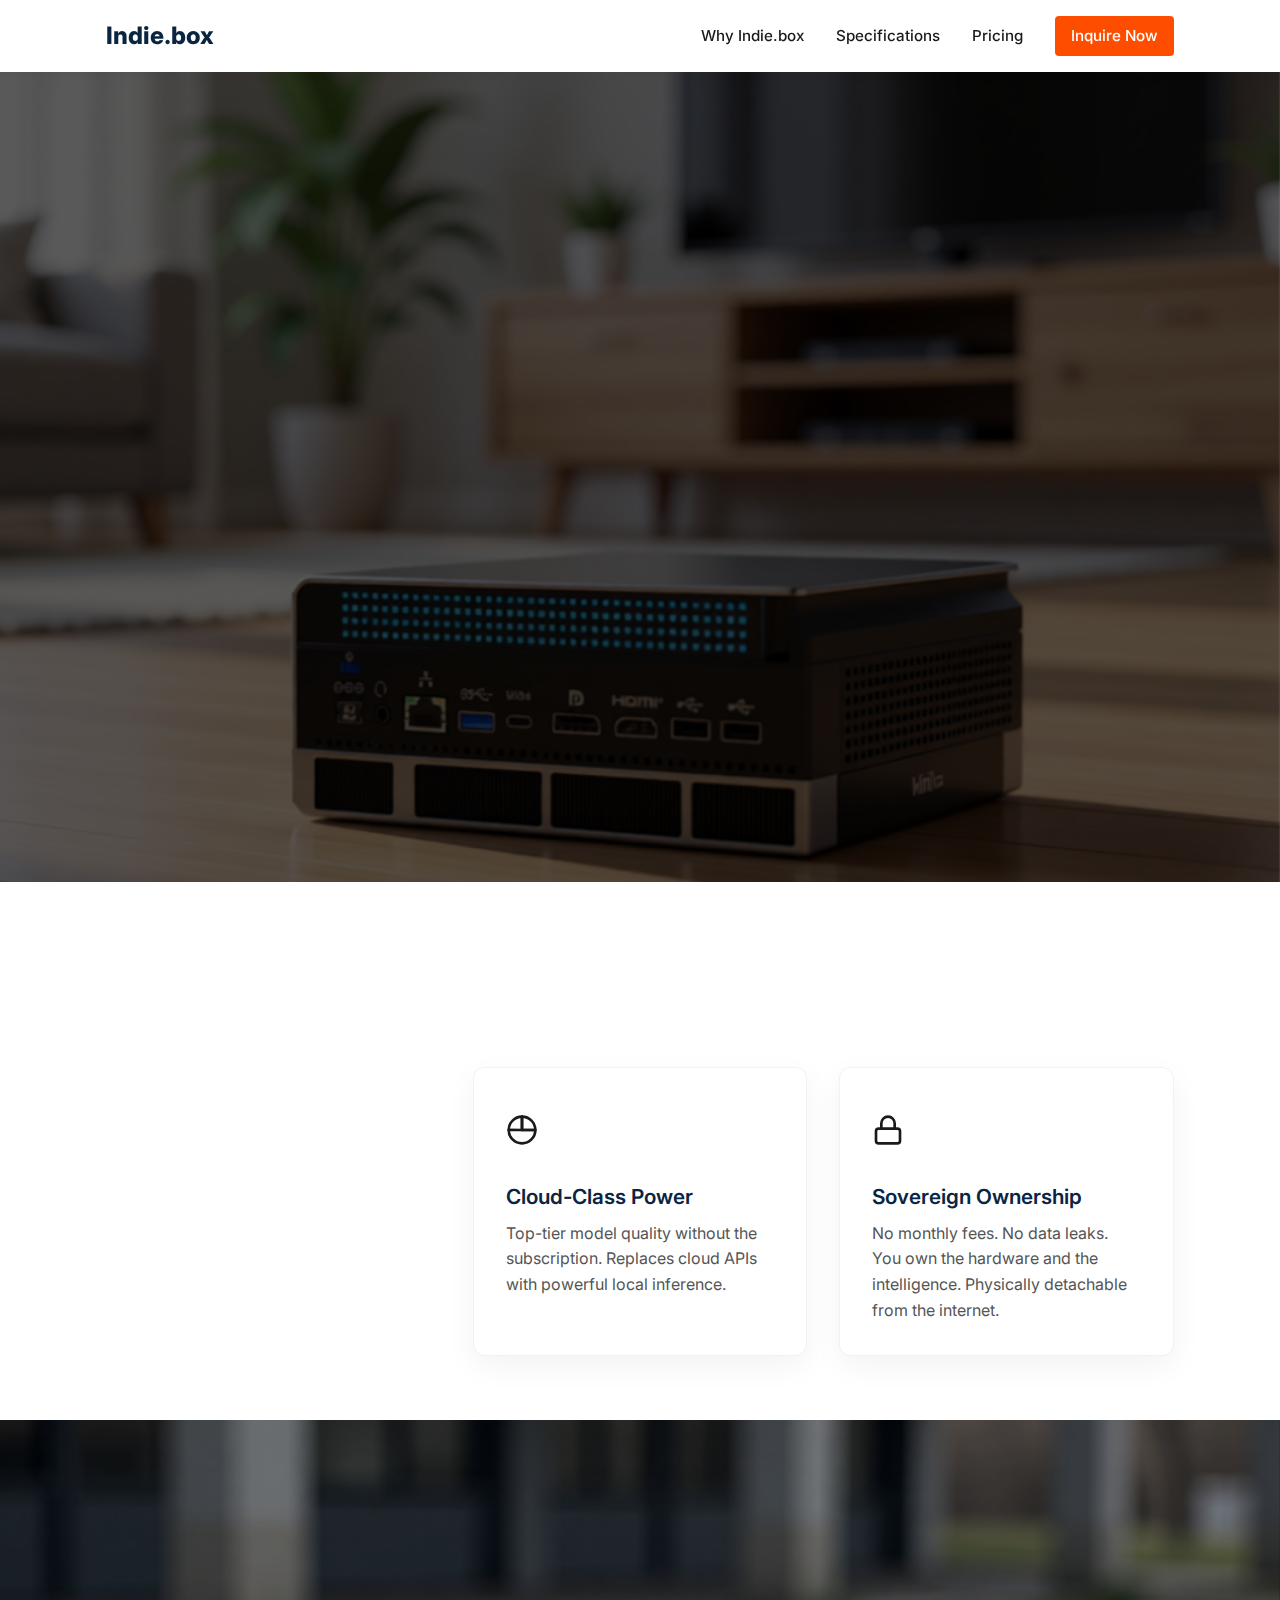
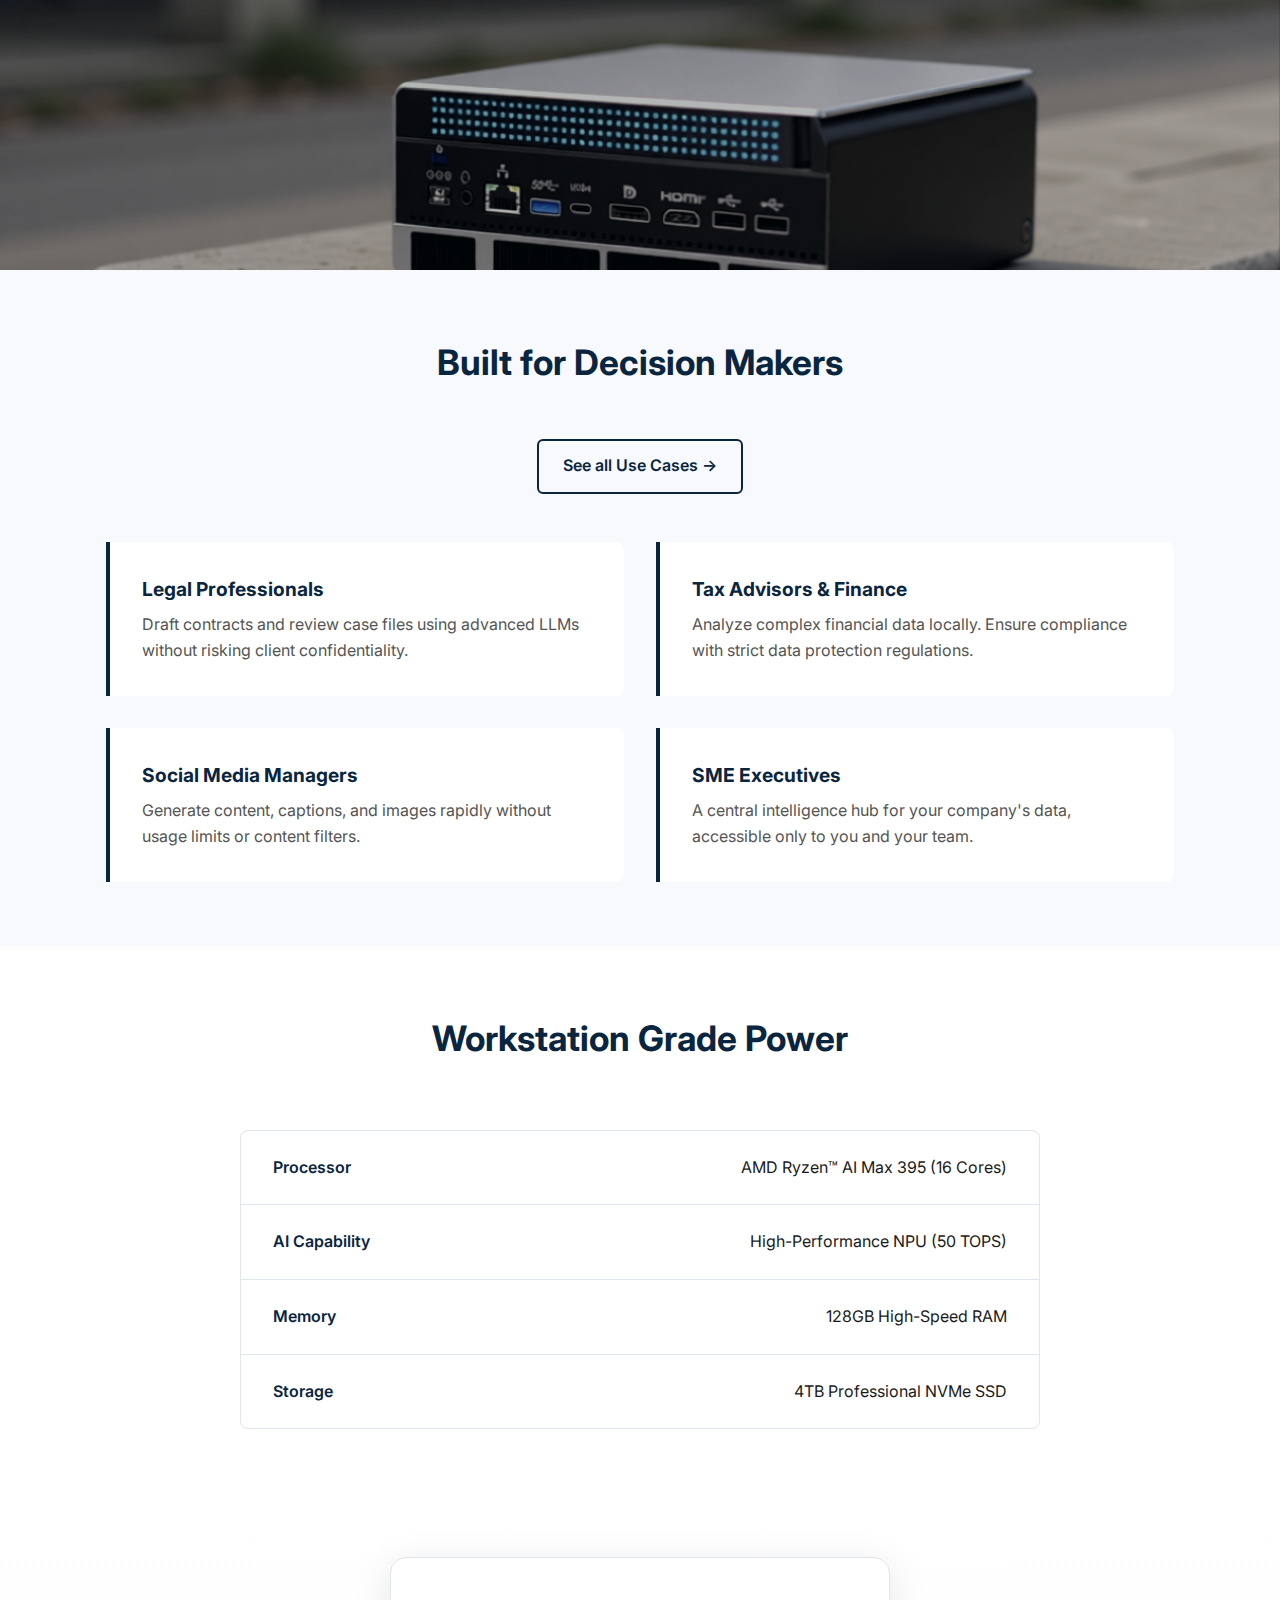
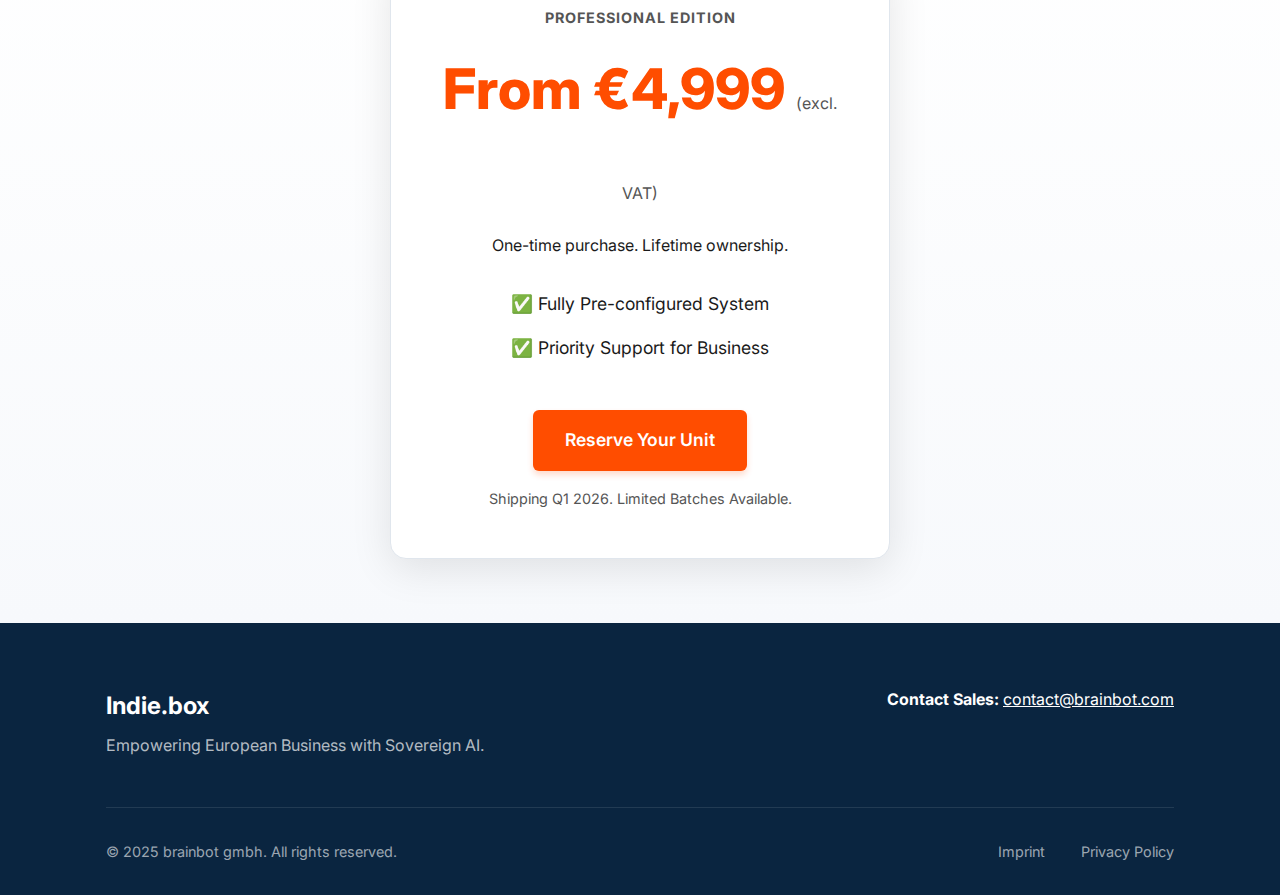
<file: index-old.html>
<!DOCTYPE html>
<html lang="en">

<head>
    <meta charset="UTF-8">
    <meta name="viewport" content="width=device-width, initial-scale=1.0">
    <title>Indie.box</title>

    <link rel="icon" href="favicon.svg" type="image/svg+xml">
    <meta name="description"
        content="Sovereign AI computing for professionals. Secure, local, and powerful. Designed for lawyers, advisors, and businesses effectively.">

    <!-- Open Graph / Social Media -->
    <meta property="og:type" content="website">
    <meta property="og:title" content="Indie.box - Professional AI Workstations">
    <meta property="og:description" content="Secure, local, and powerful AI for your business.">

    <!-- Fonts -->
    <link rel="preconnect" href="https://fonts.googleapis.com">
    <link rel="preconnect" href="https://fonts.gstatic.com" crossorigin>
    <link href="https://fonts.googleapis.com/css2?family=Inter:wght@400;500;600;700&display=swap" rel="stylesheet">

    <link rel="stylesheet" href="style-old.css">
</head>

<body>
    <!-- Navigation -->
    <nav class="nav-bar">
        <div class="container nav-container">
            <div class="nav-logo">Indie.box</div>
            <div class="nav-links">
                <a href="#benefits">Why Indie.box</a>
                <a href="#specs">Specifications</a>
                <a href="#pricing">Pricing</a>
                <a href="mailto:contact@brainbot.com" class="nav-cta">Inquire Now</a>
            </div>
        </div>
    </nav>

    <!-- Hero Section -->
    <section class="hero-overlay parallax-container">
        <!-- Image Background -->
        <img src="image2.png" alt="Indie Workstation" class="hero-bg-image parallax-bg" data-speed="0.5">

        <!-- Overlay Content -->
        <div class="container hero-content-overlay fade-up">
            <h1 class="hero-title">
                Don't outsource your<br>
                intelligence.
            </h1>
            <p class="hero-subtitle">
                The performance of top-tier cloud AI models, running entirely on your desk.
                Own the box. Own the intelligence.
            </p>
            <div class="hero-actions">
                <a href="specs.html" class="primary-button large">View Specs & Benchmarks</a>
                <a href="use-cases.html" class="secondary-button white-border large">Why Indie.box?</a>
            </div>
        </div>
    </section>

    <!-- Key Benefits -->
    <section class="section benefits" id="benefits">
        <div class="container">
            <h2 class="section-heading fade-up">Why Professionals Choose Indie</h2>
            <div class="grid-3">
                <div class="card fade-up">
                    <div class="icon">
                        <svg width="32" height="32" viewBox="0 0 24 24" fill="none" stroke="currentColor"
                            stroke-width="2" stroke-linecap="round" stroke-linejoin="round">
                            <polygon points="13 2 3 14 12 14 11 22 21 10 12 10 13 2"></polygon>
                        </svg>
                    </div>
                    <h3>Instant Intelligence</h3>
                    <p>
                        Zero network latency. Generating 35 tokens/second locally,
                        it feels instant—like part of your thought process.
                    </p>
                </div>
                <div class="card">
                    <div class="icon">
                        <svg width="32" height="32" viewBox="0 0 24 24" fill="none" stroke="currentColor"
                            stroke-width="2" stroke-linecap="round" stroke-linejoin="round">
                            <path d="M12 2a10 10 0 1 0 10 10H12V2z"></path>
                            <path d="M12 2a10 10 0 0 1 10 10h-10V2z"></path>
                            <path d="M12 12L2.1 11.9"></path>
                        </svg>
                    </div>
                    <h3>Cloud-Class Power</h3>
                    <p>
                        Top-tier model quality without the subscription.
                        Replaces cloud APIs with powerful local inference.
                    </p>
                </div>
                <div class="card">
                    <div class="icon">
                        <svg width="32" height="32" viewBox="0 0 24 24" fill="none" stroke="currentColor"
                            stroke-width="2" stroke-linecap="round" stroke-linejoin="round">
                            <rect x="3" y="11" width="18" height="11" rx="2" ry="2"></rect>
                            <path d="M7 11V7a5 5 0 0 1 10 0v4"></path>
                        </svg>
                    </div>
                    <h3>Sovereign Ownership</h3>
                    <p>
                        No monthly fees. No data leaks. You own the hardware
                        and the intelligence. Physically detachable from the internet.
                    </p>
                </div>
            </div>
        </div>
        </div>
        </div>
    </section>

    <!-- Visual Showcase Section -->
    <section class="showcase-section parallax-container">
        <div class="showcase-container">
            <img src="image.png" alt="Indie Interface" class="showcase-image parallax-bg" data-speed="0.3">
            <div class="showcase-content">
                <h2 class="showcase-title fade-up">Private AI Ecosystem</h2>
                <p class="showcase-text fade-up">
                    Access a curated marketplace of professional applications. One-click installation, automatic
                    updates, and zero data leaks.
                </p>
            </div>
        </div>
    </section>

    <!-- Use Cases -->
    <section class="section use-cases">
        <div class="container">
            <h2 class="section-heading">Built for Decision Makers</h2>
            <div style="text-align: center; margin-bottom: 3rem; margin-top: -1rem;">
                <a href="use-cases.html" class="secondary-button">See all Use Cases &rarr;</a>
            </div>
            <div class="grid-2">
                <div class="use-case-item">
                    <h3>Legal Professionals</h3>
                    <p>Draft contracts and review case files using advanced LLMs without risking client confidentiality.
                    </p>
                </div>
                <div class="use-case-item">
                    <h3>Tax Advisors & Finance</h3>
                    <p>Analyze complex financial data locally. Ensure compliance with strict data protection
                        regulations.</p>
                </div>
                <div class="use-case-item">
                    <h3>Social Media Managers</h3>
                    <p>Generate content, captions, and images rapidly without usage limits or content filters.</p>
                </div>
                <div class="use-case-item">
                    <h3>SME Executives</h3>
                    <p>A central intelligence hub for your company's data, accessible only to you and your team.</p>
                </div>
            </div>
        </div>
    </section>

    <!-- Specifications (Simplified) -->
    <section class="section specs" id="specs">
        <div class="container">
            <h2 class="section-heading">Workstation Grade Power</h2>
            <div class="specs-table">
                <div class="spec-row">
                    <span class="spec-label">Processor</span>
                    <span class="spec-value">AMD Ryzen™ AI Max 395 (16 Cores)</span>
                </div>
                <div class="spec-row">
                    <span class="spec-label">AI Capability</span>
                    <span class="spec-value">High-Performance NPU (50 TOPS)</span>
                </div>
                <div class="spec-row">
                    <span class="spec-label">Memory</span>
                    <span class="spec-value">128GB High-Speed RAM</span>
                </div>
                <div class="spec-row">
                    <span class="spec-label">Storage</span>
                    <span class="spec-value">4TB Professional NVMe SSD</span>
                </div>
            </div>
        </div>
    </section>

    <!-- Pricing -->
    <section class="section pricing" id="pricing">
        <div class="container">
            <div class="pricing-card">
                <div class="pricing-header">
                    <h3>Professional Edition</h3>
                    <div class="price">From €4,999 <span class="vat-note">(excl. VAT)</span></div>
                    <p>One-time purchase. Lifetime ownership.</p>
                </div>
                <ul class="feature-list">
                    <li>✅ Fully Pre-configured System</li>
                    <li>✅ Priority Support for Business</li>
                </ul>
                <a href="mailto:contact@brainbot.com" class="primary-button large">Reserve Your Unit</a>
                <p class="shipping-note">Shipping Q1 2026. Limited Batches Available.</p>
            </div>
        </div>
    </section>

    <!-- Footer -->
    <footer class="footer" id="contact">
        <div class="container">
            <div class="footer-content">
                <div class="footer-brand">
                    <h4>Indie.box</h4>
                    <p>Empowering European Business with Sovereign AI.</p>
                </div>
                <div class="footer-contact">
                    <p><strong>Contact Sales:</strong> <a href="mailto:contact@brainbot.com">contact@brainbot.com</a>
                    </p>
                </div>
            </div>
            <div class="footer-bottom">
                <p>&copy; 2025 brainbot gmbh. All rights reserved.</p>
                <div class="legal-links">
                    <a href="https://brainbot.com/imprint/">Imprint</a>
                    <a href="https://brainbot.com/privacy-policy/">Privacy Policy</a>
                </div>
            </div>
        </div>
    </footer>
    <script src="script-old.js"></script>
</body>

</html>
</file>
<file: style.css>
/* ========================================
   INDIE PROFESSIONAL - STYLE SHEET
   Theme: Professional, Trustworthy, Clean
   ======================================== */

:root {
    /* Colors */
    --primary-color: #0A2540;
    /* Deep Navy */
    --accent-color: #FF4D00;
    /* International Orange */
    --text-dark: #1A1A1A;
    --text-light: #555555;
    --bg-white: #FFFFFF;
    --bg-light: #F7F9FC;
    /* Very light blue-grey */
    --border-light: #E0E6ED;

    /* Spacing */
    --container-max: 1100px;
    --spacing-sm: 1rem;
    --spacing-md: 2rem;
    --spacing-lg: 4rem;

    /* Typography */
    --font-main: 'Inter', system-ui, -apple-system, sans-serif;
    --font-heading: 'Inter', system-ui, -apple-system, sans-serif;
    /* Setup for potential future font change */
}

/* Smooth Scrolling */
html {
    scroll-behavior: smooth;
}

* {
    margin: 0;
    padding: 0;
    box-sizing: border-box;
}

body {
    font-family: var(--font-main);
    color: var(--text-dark);
    background-color: var(--bg-white);
    line-height: 1.6;
}

.container {
    max-width: var(--container-max);
    margin: 0 auto;
    padding: 0 var(--spacing-sm);
}

a {
    text-decoration: none;
    color: inherit;
    transition: all 0.3s cubic-bezier(0.25, 0.8, 0.25, 1);
}

/* Animations */
@keyframes fadeUp {
    from {
        opacity: 0;
        transform: translateY(30px);
    }

    to {
        opacity: 1;
        transform: translateY(0);
    }
}

.fade-up {
    opacity: 0;
    /* Will be triggered by JS */
}

.fade-up.visible {
    animation: fadeUp 0.8s cubic-bezier(0.215, 0.61, 0.355, 1) forwards;
}

/* Parallax Utilities */
.parallax-container {
    position: relative;
    overflow: hidden;
    /* Maintain aspect ratio or height */
}

.parallax-bg {
    position: absolute;
    top: -20%;
    /* Start higher up so we have room to move down */
    left: 0;
    width: 100%;
    height: 140%;
    /* Taller for parallax movement */
    object-fit: cover;
    z-index: 0;
    transform: translateZ(0);
    /* Hardware accel */
    will-change: transform;
}

ul {
    list-style: none;
}

/* ========================================
   COMPONENTS
   ======================================== */

.primary-button {
    display: inline-block;
    background-color: var(--accent-color);
    color: white;
    padding: 0.8rem 1.5rem;
    border-radius: 6px;
    font-weight: 600;
    font-size: 1rem;
    transition: all 0.3s ease;
    box-shadow: 0 4px 6px rgba(255, 77, 0, 0.2);
}

.primary-button:hover {
    background-color: #E64600;
    transform: translateY(-2px);
    box-shadow: 0 8px 15px rgba(255, 77, 0, 0.3);
}

.primary-button.large {
    padding: 1rem 2rem;
    font-size: 1.1rem;
}

.secondary-button {
    display: inline-block;
    background-color: transparent;
    color: var(--primary-color);
    padding: 0.8rem 1.5rem;
    border-radius: 6px;
    font-weight: 600;
    font-size: 1rem;
    border: 2px solid var(--primary-color);
    transition: all 0.2s ease;
}

.secondary-button:hover {
    background-color: var(--bg-light);
}

.section {
    padding: var(--spacing-lg) 0;
}

.section-heading {
    text-align: center;
    font-size: 2.2rem;
    font-weight: 700;
    color: var(--primary-color);
    margin-bottom: var(--spacing-lg);
}

/* ========================================
   NAVIGATION
   ======================================== */

.nav-bar {
    background-color: var(--bg-white);
    padding: 1rem 0;
    position: sticky;
    top: 0;
    z-index: 100;
    box-shadow: 0 2px 10px rgba(0, 0, 0, 0.05);
}

.nav-container {
    display: flex;
    justify-content: space-between;
    align-items: center;
}

.nav-logo {
    font-size: 1.5rem;
    font-weight: 800;
    color: var(--primary-color);
}

.nav-links {
    display: flex;
    gap: 2rem;
    align-items: center;
}

.nav-links a {
    font-weight: 500;
    color: var(--text-dark);
    font-size: 0.95rem;
}

.nav-links a:hover {
    color: var(--primary-color);
}

.nav-cta {
    background-color: var(--accent-color);
    color: white !important;
    padding: 0.5rem 1rem;
    border-radius: 4px;
}

.nav-cta:hover {
    background-color: #E64600;
}

/* ========================================
   HERO OVERLAY
   ======================================== */

.hero-overlay {
    position: relative;
    height: 90vh;
    /* Taller hero */
    min-height: 700px;
    display: flex;
    align-items: center;
    justify-content: center;
    overflow: hidden;
    color: white;
}

.hero-bg-image {
    /* Now using .parallax-bg styles generally, but keeping specific hero tweaks if needed */
    position: absolute;
    top: -20%;
    /* Center the overflow */
    left: 0;
    width: 100%;
    height: 140%;
    /* Parallax overflow */
    object-fit: cover;
    z-index: 0;
    filter: brightness(0.35);
    /* Slightly darker for better contrast */
    transform-origin: center center;
}

.hero-content-overlay {
    position: relative;
    z-index: 1;
    text-align: center;
    max-width: 800px;
    /* Constrained */
    padding: 3.5rem;
    background: transparent;
    /* No fill as requested */
    /* Premium glass effect */
    border-radius: 24px;
    /* Deep, soft shadow */
    border: 3px solid white;
    /* Distinct white border */
    margin: 0 1rem;
    /* Ensure some spacing on mobile */
}

.hero-title {
    font-size: clamp(3rem, 6vw, 4.5rem);
    margin-bottom: 2rem;
    line-height: 1.1;
    color: white;
    /* Ensure white text */
}

.hero-subtitle {
    font-size: 1.3rem;
    line-height: 1.6;
    margin-bottom: 3rem;
    color: rgba(255, 255, 255, 0.95);
    /* Revert to light text */
}

.white-text {
    color: white !important;
    text-shadow: 0 2px 4px rgba(0, 0, 0, 0.5);
}

.white-border {
    border-color: white !important;
    color: white !important;
}

.white-border:hover {
    background-color: white !important;
    color: var(--primary-color) !important;
}

.clickable-heading:hover {
    color: var(--accent-color);
    cursor: pointer;
}

/* ========================================
   BENEFITS GRID
   ======================================== */

.grid-3 {
    display: grid;
    grid-template-columns: repeat(auto-fit, minmax(300px, 1fr));
    gap: 2rem;
}

.card {
    background: white;
    padding: 2rem;
    border-radius: 12px;
    border: 1px solid rgba(0, 0, 0, 0.05);
    box-shadow: 0 10px 30px rgba(0, 0, 0, 0.05);
    transition: all 0.4s cubic-bezier(0.165, 0.84, 0.44, 1);
}

.card:hover {
    transform: translateY(-8px);
    box-shadow: 0 20px 40px rgba(0, 0, 0, 0.1);
}

.card .icon {
    font-size: 2.5rem;
    margin-bottom: 1rem;
}

.card h3 {
    font-size: 1.3rem;
    font-weight: 600;
    margin-bottom: 0.5rem;
    color: var(--primary-color);
}

.card p {
    color: var(--text-light);
    font-size: 1rem;
    line-height: 1.6;
}

/* ========================================
   VISUAL SHOWCASE SECTION
   ======================================== */
.showcase-section {
    position: relative;
    padding: 0;
    /* Full bleed or controlled padding */
    background-color: #05101A;
    /* Very dark navy to match image */
    overflow: hidden;
    color: white;
}

.showcase-container {
    position: relative;
    width: 100%;
    height: 50vh;
    /* Large impactful area */
    display: flex;
    align-items: center;
    justify-content: center;
    z-index: 1;
    /* Ensure container is above other stacking contexts if needed */
}

.showcase-image {
    position: absolute;
    top: -60%;
    left: 0;
    width: 100%;
    height: 220%;
    object-fit: cover;
    opacity: 0.7;
    z-index: 0;
    /* Visual distinction for the second image */
    filter: contrast(1.1) saturate(0.8) sepia(0.2);
}

.showcase-content {
    position: relative;
    z-index: 2;
    text-align: center;
    max-width: 700px;
    padding: 2rem;
}

.showcase-title {
    font-size: 3rem;
    margin-bottom: 1.5rem;
    font-weight: 700;
}

.showcase-text {
    font-size: 1.25rem;
    color: rgba(255, 255, 255, 0.9);
    margin-bottom: 2rem;
}

/* ========================================
   USE CASES
   ======================================== */

.use-cases {
    background-color: var(--bg-light);
}

.grid-2 {
    display: grid;
    grid-template-columns: repeat(auto-fit, minmax(400px, 1fr));
    gap: 2rem;
}

.use-case-item {
    background: white;
    padding: 2rem;
    border-left: 4px solid var(--primary-color);
    border-radius: 0 8px 8px 0;
}

.use-case-item h3 {
    font-size: 1.2rem;
    font-weight: 700;
    margin-bottom: 0.5rem;
    color: var(--primary-color);
}

.use-case-item p {
    color: var(--text-light);
}

/* ========================================
   SPECS
   ======================================== */

.specs-table {
    max-width: 800px;
    margin: 0 auto;
    background: white;
    border-radius: 8px;
    border: 1px solid var(--border-light);
    overflow: hidden;
}

.spec-row {
    display: flex;
    justify-content: space-between;
    padding: 1.5rem 2rem;
    border-bottom: 1px solid var(--border-light);
}

.spec-row.header {
    background-color: var(--bg-light);
    font-weight: 700;
}

.spec-row:last-child {
    border-bottom: none;
}

.spec-label {
    font-weight: 600;
    color: var(--primary-color);
}

.spec-value {
    color: var(--text-dark);
}

/* ========================================
   PRICING
   ======================================== */

.pricing {
    background: linear-gradient(to bottom, var(--bg-white), var(--bg-light));
}

.pricing-card {
    max-width: 500px;
    margin: 0 auto;
    background: white;
    border-radius: 16px;
    padding: 3rem;
    text-align: center;
    box-shadow: 0 10px 40px rgba(0, 0, 0, 0.1);
    border: 1px solid var(--border-light);
}

.pricing-header h3 {
    color: var(--text-light);
    text-transform: uppercase;
    font-size: 0.9rem;
    letter-spacing: 1px;
    margin-bottom: 1rem;
}

.price {
    font-size: 3.5rem;
    font-weight: 800;
    color: var(--accent-color);
    margin-bottom: 0.5rem;
}

.vat-note {
    font-size: 1rem;
    font-weight: 400;
    color: var(--text-light);
}

.feature-list {
    margin: 2rem 0;
    text-align: left;
    display: inline-block;
}

.feature-list li {
    margin-bottom: 1rem;
    font-size: 1.1rem;
    color: var(--text-dark);
}

.shipping-note {
    font-size: 0.9rem;
    color: var(--text-light);
    margin-top: 1rem;
}

/* ========================================
   FOOTER
   ======================================== */

.footer {
    background-color: var(--primary-color);
    color: white;
    padding: 4rem 0 2rem;
}

.footer-content {
    display: flex;
    justify-content: space-between;
    align-items: flex-start;
    margin-bottom: 3rem;
}

.footer-brand h4 {
    font-size: 1.5rem;
    font-weight: 700;
    margin-bottom: 0.5rem;
}

.footer-brand p {
    color: rgba(255, 255, 255, 0.7);
}

.footer-contact a {
    color: white;
    text-decoration: underline;
}

.footer-bottom {
    border-top: 1px solid rgba(255, 255, 255, 0.1);
    padding-top: 2rem;
    display: flex;
    justify-content: space-between;
    font-size: 0.9rem;
    color: rgba(255, 255, 255, 0.6);
}

.legal-links a {
    margin-left: 2rem;
}

.legal-links a:hover {
    color: white;
}

/* ========================================
   MOBILE
   ======================================== */

@media (max-width: 768px) {
    .nav-links {
        display: none;
        /* Simple mobile hide for now, or hamburger */
    }

    .nav-container {
        justify-content: center;
    }

    .hero-title {
        font-size: 2rem;
    }

    .grid-2,
    .grid-3 {
        grid-template-columns: 1fr;
    }

    .spec-row {
        flex-direction: column;
        gap: 0.5rem;
        text-align: left;
    }

    .footer-content,
    .footer-bottom {
        flex-direction: column;
        text-align: center;
        gap: 2rem;
    }

    .legal-links a {
        margin: 0 1rem;
    }
}
</file>
<file: style-v3.css>
/* ========================================
   INDIE LANDING PAGE V3 - Style Overrides
   Inspiration: BoxGPT-like (clean, dark, high-contrast)
   Scoped via body.v3 to avoid regressions.
   ======================================== */

body.v3 {
    --primary-color: #071a2a;
    --accent-color: #ff5a1f;
    --bg-white: #ffffff;
    --bg-light: #f5f7fb;
    --border-light: rgba(7, 26, 42, 0.12);
    --text-dark: #0b1622;
    --text-light: rgba(11, 22, 34, 0.72);

    background:
        radial-gradient(1000px 500px at 30% 0%, rgba(255, 90, 31, 0.07), rgba(255, 90, 31, 0) 60%),
        radial-gradient(900px 500px at 80% 30%, rgba(7, 26, 42, 0.06), rgba(7, 26, 42, 0) 60%),
        var(--bg-white);
}

.v3-page {
    min-height: 100vh;
}

/* HERO */
body.v3 .v3-hero {
    height: 92vh;
    min-height: 740px;
}

body.v3 .v3-hero::before {
    content: "";
    position: absolute;
    inset: 0;
    z-index: 1;
    background:
        radial-gradient(900px 600px at 40% 25%, rgba(255, 90, 31, 0.10), rgba(255, 90, 31, 0) 60%),
        linear-gradient(180deg, rgba(7, 26, 42, 0.92), rgba(7, 26, 42, 0.60) 55%, rgba(7, 26, 42, 0.92));
    pointer-events: none;
}

body.v3 .v3-hero-inner {
    position: relative;
    z-index: 2;
}

body.v3 .hero-bg-image {
    filter: brightness(0.45) contrast(1.05) saturate(0.95);
}

.v3-hero-card {
    max-width: 880px;
    margin: 0 auto;
    padding: 3.25rem;
    border-radius: 22px;
    border: 1px solid rgba(255, 255, 255, 0.16);
    background: rgba(7, 26, 42, 0.28);
    backdrop-filter: blur(10px);
    box-shadow:
        0 30px 80px rgba(0, 0, 0, 0.35),
        0 0 0 1px rgba(255, 255, 255, 0.06) inset;
    text-align: center;
}

.v3-hero-title {
    letter-spacing: -0.03em;
    margin-bottom: 1.5rem;
}

.v3-hero-subtitle {
    max-width: 720px;
    margin-left: auto;
    margin-right: auto;
    margin-bottom: 2.5rem;
}

.v3-hero-actions {
    display: flex;
    gap: 1rem;
    justify-content: center;
    flex-wrap: wrap;
}

body.v3 .secondary-button.white-border {
    border-color: rgba(255, 255, 255, 0.85) !important;
    color: rgba(255, 255, 255, 0.95) !important;
}

body.v3 .secondary-button.white-border:hover {
    background-color: rgba(255, 255, 255, 0.95) !important;
    color: var(--primary-color) !important;
}

/* SECTION SPACING + HEADINGS */
body.v3 .v3-section {
    padding: clamp(3.5rem, 6vw, 5rem) 0;
}

body.v3 .v3-heading {
    letter-spacing: -0.02em;
}

.v3-surface {
    border-radius: 18px;
    border: 1px solid var(--border-light);
    background: rgba(255, 255, 255, 0.85);
    box-shadow: 0 18px 50px rgba(7, 26, 42, 0.08);
}

.v3-intro-surface {
    padding: 2.75rem;
}

.v3-intro-grid {
    display: grid;
    grid-template-columns: 1fr 1fr;
    gap: 2.5rem;
}

.v3-lead {
    text-align: left;
    margin: 0;
}

/* CARDS */
body.v3 .v3-cards {
    gap: 1.75rem;
}

body.v3 .v3-card {
    border-radius: 18px;
    border: 1px solid rgba(7, 26, 42, 0.10);
    box-shadow: 0 18px 45px rgba(7, 26, 42, 0.08);
}

body.v3 .v3-card:hover {
    transform: translateY(-6px);
    box-shadow: 0 26px 70px rgba(7, 26, 42, 0.14);
}

body.v3 .v3-card h3 {
    letter-spacing: -0.01em;
}

body.v3 .v3-card-lead {
    color: var(--text-light);
}

body.v3 .v3-dot-list li {
    color: rgba(11, 22, 34, 0.92);
}

/* COMPARISON */
.v3-compare-grid {
    display: grid;
    grid-template-columns: 1fr 1.1fr 1fr;
    gap: 1.75rem;
    align-items: stretch;
    margin-top: 2rem;
}

.v3-compare-best {
    border: 2px solid rgba(255, 90, 31, 0.28) !important;
    box-shadow:
        0 28px 80px rgba(255, 90, 31, 0.12),
        0 18px 55px rgba(7, 26, 42, 0.10);
}

body.v3 .comparison-badge.best {
    background: rgba(255, 90, 31, 0.10);
    border-color: rgba(255, 90, 31, 0.30);
    color: var(--accent-color);
}

body.v3 .v3-center-note {
    color: var(--text-light);
}

/* STEPS */
.v3-steps-grid {
    display: grid;
    grid-template-columns: repeat(3, 1fr);
    gap: 1.75rem;
}

.v3-step-card {
    position: relative;
    overflow: hidden;
}

.v3-step-card::before {
    content: "";
    position: absolute;
    inset: 0;
    background: radial-gradient(600px 300px at 0% 0%, rgba(255, 90, 31, 0.08), rgba(255, 90, 31, 0) 55%);
    pointer-events: none;
}

/* SHOWCASE */
body.v3 .v3-showcase {
    background-color: #050f18;
}

body.v3 .v3-showcase-container {
    height: 52vh;
}

body.v3 .showcase-image {
    opacity: 0.62;
    filter: contrast(1.12) saturate(0.88);
}

/* INFO */
.v3-info-grid {
    display: grid;
    grid-template-columns: 1fr 1fr;
    gap: 1.75rem;
}

body.v3 .v3-info-card {
    border-radius: 18px;
    background: rgba(255, 255, 255, 0.92);
    box-shadow: 0 18px 55px rgba(7, 26, 42, 0.10);
}

body.v3 .v3-info-text {
    text-align: left;
}

/* FINAL */
body.v3 .v3-final-card {
    border-radius: 22px;
    box-shadow: 0 25px 70px rgba(7, 26, 42, 0.12);
}

/* MOBILE */
@media (max-width: 900px) {
    .v3-intro-grid {
        grid-template-columns: 1fr;
        gap: 1.5rem;
    }

    .v3-compare-grid {
        grid-template-columns: 1fr;
    }

    .v3-steps-grid {
        grid-template-columns: 1fr;
    }

    .v3-info-grid {
        grid-template-columns: 1fr;
    }
}

@media (max-width: 768px) {
    body.v3 .v3-hero {
        min-height: 680px;
    }

    .v3-hero-card {
        padding: 2.25rem 1.5rem;
    }

    .v3-intro-surface {
        padding: 2.25rem 1.5rem;
    }

    .v3-lead {
        text-align: left;
    }
}
</file>
<file: style-v4.css>
/* ========================================
   INDIE LANDING PAGE V4 - Step 1
   Apple-like intro text block (verbatim copy)
   ======================================== */

.v4-intro {
    padding: clamp(3.5rem, 6vw, 6rem) 0;
    background: var(--bg-white);
}

.v4-intro-container {
    max-width: 1280px;
    margin: 0 auto;
    padding: 0 var(--spacing-sm);
}

.v4-intro-inner {
    max-width: 920px;
    margin: 0 auto;
    -webkit-font-smoothing: antialiased;
    -moz-osx-font-smoothing: grayscale;
}

.v4-apple-text {
    font-size: clamp(1.75rem, 3.1vw, 3.25rem);
    line-height: 1.08;
    font-weight: 600;
    letter-spacing: -0.03em;
    color: var(--text-dark);
    text-wrap: balance;
}

.v4-apple-text + .v4-apple-text {
    margin-top: clamp(1.25rem, 2.2vw, 2rem);
}

@media (max-width: 768px) {
    .v4-intro {
        padding: 3rem 0;
    }

    .v4-apple-text {
        font-size: 1.65rem;
        line-height: 1.16;
        letter-spacing: -0.02em;
    }
}

/* ========================================
   HERO TWEAKS (V4 only)
   Keep text above the device in image2.png
   ======================================== */

.hero-overlay {
    align-items: flex-start;
    padding-top: clamp(1.5rem, 5vh, 3rem);
    height: 78vh;
    min-height: 620px;
}

.hero-bg-image {
    /* Move the device lower so the hero text doesn't cover it */
    object-position: center 52%;
    filter: brightness(0.85) contrast(1.05) saturate(1.05);
}

.hero-content-overlay {
    border: none;
    border-radius: 0;
    padding: 0;
    max-width: 980px;
    position: relative;
}

.hero-stage {
    position: absolute;
    inset: 0;
    z-index: 4;
    place-items: center;
    background: radial-gradient(1100px 620px at 50% 45%, rgba(255, 77, 0, 0.08), rgba(0, 0, 0, 0) 60%), #05070c;
    opacity: 1;
    transition: opacity 1200ms ease;
    display: none;
}

.hero-stage-brand {
    font-size: clamp(4.25rem, 10vw, 8.5rem);
    line-height: 0.98;
    font-weight: 700;
    letter-spacing: -0.045em;
    color: white;
    text-shadow:
        0 0 18px rgba(255, 77, 0, 0.35),
        0 0 60px rgba(255, 77, 0, 0.18),
        0 24px 80px rgba(0, 0, 0, 0.85);
}

.hero-fly {
    position: absolute;
    left: 50%;
    top: 50%;
    z-index: 3;
    pointer-events: none;
    transform: translate(-50%, -50%);
    opacity: 0;
    will-change: transform, opacity, filter;
    transform-origin: center center;
}

.hero-fly-cloud {
    font-size: clamp(2.6rem, 5.6vw, 4.35rem);
    line-height: 1.1;
    font-weight: 700;
    letter-spacing: -0.045em;
    color: var(--accent-color);
    white-space: nowrap;
    text-align: center;
    transform: scale(1);
    transform-origin: center center;
    will-change: transform;
    text-shadow:
        0 0 18px rgba(255, 77, 0, 0.35),
        0 0 60px rgba(255, 77, 0, 0.18),
        0 24px 80px rgba(0, 0, 0, 0.85);
}

.hero-overlay.hero-seq-on[data-hero-seq="cinematic"] .hero-stage {
    display: grid;
}

.hero-overlay.hero-seq-on[data-hero-seq="cinematic"] .hero-bg-image {
    opacity: 0;
    transition: opacity 1400ms ease;
}

.hero-overlay.hero-seq-on[data-hero-seq="cinematic"] .hero-content-overlay {
    opacity: 0;
    transform: translateY(10px);
    transition: transform 850ms cubic-bezier(0.215, 0.61, 0.355, 1), opacity 650ms ease;
}

.hero-overlay.hero-seq-on[data-hero-seq="cinematic"].hero-seq-bg .hero-bg-image {
    opacity: 1;
}

.hero-overlay.hero-seq-on[data-hero-seq="cinematic"].hero-seq-content .hero-content-overlay {
    opacity: 1;
    transform: translateY(0);
}

.hero-overlay.hero-seq-on[data-hero-seq="cinematic"].hero-seq-stageout .hero-stage {
    opacity: 0;
    pointer-events: none;
}

.hero-headline {
    transform: translateY(0);
    margin-top: clamp(2rem, 5vh, 3rem);
}

.hero-overlay.hero-seq-on[data-hero-seq="cinematic"] .hero-line {
    display: block;
    opacity: 0;
    transform: translateY(18px);
    transition: transform 650ms cubic-bezier(0.215, 0.61, 0.355, 1), opacity 450ms ease;
    will-change: transform, opacity;
}

.hero-title {
    font-size: clamp(2.6rem, 5.6vw, 4.35rem);
    margin-bottom: 0.95rem;
    letter-spacing: -0.045em;
}

.hero-subtitle {
    margin-bottom: 1.85rem;
}

.hero-line {
    display: block;
}

.hero-highlight {
    color: var(--accent-color);
}

.hero-actions {
    display: flex;
    gap: 1rem;
    justify-content: center;
    flex-wrap: wrap;
}

.hero-actions-top {
    position: absolute;
    top: 0.75rem;
    right: 1.5rem;
    justify-content: flex-end;
    z-index: 5;
}

.hero-actions-top-anim {
    opacity: 0;
    transition: opacity 420ms ease;
}

.hero-subtitle-anim {
    transform-origin: center top;
    transition: transform 750ms cubic-bezier(0.215, 0.61, 0.355, 1), opacity 420ms ease;
}

.hero-overlay.hero-seq-on[data-hero-seq="cinematic"] .hero-subtitle-anim {
    opacity: 0;
    transform: translateY(4px);
    will-change: transform, opacity;
}

.hero-overlay.hero-seq-on[data-hero-seq="cinematic"] .hero-actions-top-anim {
    opacity: 0;
    will-change: opacity;
}


@media (prefers-reduced-motion: reduce) {
    .hero-stage,
    .hero-overlay[data-hero-seq="cinematic"] .hero-bg-image,
    .hero-overlay[data-hero-seq="cinematic"] .hero-content-overlay,
    .hero-overlay[data-hero-seq="cinematic"] .hero-line,
    .hero-subtitle-anim,
    .hero-fly {
        transition: none !important;
    }
}

@media (max-width: 768px) {
    .hero-overlay {
        padding-top: 3rem;
        height: 82vh;
        min-height: 560px;
    }

    .hero-bg-image {
        object-position: center 48%;
    }

    .hero-stage-brand {
        font-size: 3.75rem;
    }

    .hero-title {
        font-size: 2.15rem;
    }
}

/* Cinematic sequence states */
.hero-overlay.hero-seq-on[data-hero-seq="cinematic"].hero-seq-line1 .hero-line-1 {
    opacity: 1;
    transform: translateY(0);
}

.hero-overlay.hero-seq-on[data-hero-seq="cinematic"].hero-seq-line2 .hero-line-2 {
    opacity: 1;
    transform: translateY(0);
    transition: none;
}


/* Cloud appears where Indiebox was (center stage), then FLIPs to the final line-2 position */
.hero-overlay.hero-seq-on[data-hero-seq="cinematic"].hero-seq-cloud .hero-fly {
    opacity: 1;
}

.hero-overlay.hero-seq-on[data-hero-seq="cinematic"].hero-seq-cloud .hero-fly-cloud {
    transform: scale(2);
}

.hero-overlay.hero-seq-on[data-hero-seq="cinematic"].hero-seq-cloud-active .hero-line-2 {
    opacity: 0 !important;
    transform: translateY(0) !important;
    transition: none !important;
}

.hero-overlay.hero-seq-on[data-hero-seq="cinematic"].hero-seq-cloud-move .hero-fly-cloud {
    transform: scale(1);
    transition: transform 900ms cubic-bezier(0.215, 0.61, 0.355, 1);
}

.hero-overlay.hero-seq-on[data-hero-seq="cinematic"].hero-seq-cloud-move .hero-fly {
    --cloud-dx: 0px;
    --cloud-dy: 0px;
    transform:
        translate(calc(-50% + var(--cloud-dx)), calc(-50% + var(--cloud-dy)));
    transition: transform 900ms cubic-bezier(0.215, 0.61, 0.355, 1), opacity 420ms ease;
}

.hero-overlay.hero-seq-on[data-hero-seq="cinematic"].hero-seq-cloud-done .hero-fly-cloud {
    opacity: 0;
    transition: none;
}

.hero-overlay.hero-seq-on[data-hero-seq="cinematic"].hero-seq-subtitle-in .hero-subtitle-anim {
    opacity: 1;
    transform: translateY(0);
}

.hero-overlay.hero-seq-on[data-hero-seq="cinematic"].hero-seq-subtitle-settle .hero-subtitle-anim {
    opacity: 1;
    transform: translateY(0);
}

.hero-overlay.hero-seq-on[data-hero-seq="cinematic"].hero-seq-cta .hero-actions-top-anim {
    opacity: 1;
}


/* ========================================
   V4: Scroll Headline adjustments
   (Only V4 should change)
   ======================================== */

.v4-title-block {
    position: relative;
    overflow: hidden;
    background: var(--bg-white);
    border-top: 1px solid rgba(10, 37, 64, 0.08);
    border-bottom: 1px solid rgba(10, 37, 64, 0.08);
    transition: background 700ms cubic-bezier(0.215, 0.61, 0.355, 1);
}

.v4-title-block::before {
    content: "";
    position: absolute;
    inset: 0;
    background:
        radial-gradient(900px 500px at 12% 70%, rgba(255, 77, 0, 0.14), rgba(255, 77, 0, 0) 60%),
        radial-gradient(900px 500px at 85% 15%, rgba(10, 37, 64, 0.08), rgba(10, 37, 64, 0) 55%);
    opacity: 0;
    transition: opacity 700ms cubic-bezier(0.215, 0.61, 0.355, 1);
    pointer-events: none;
}

.v4-title-block.is-active {
    background: #081a2b;
    border-top-color: rgba(255, 255, 255, 0.08);
    border-bottom-color: rgba(255, 255, 255, 0.08);
}

.v4-title-block.is-active::before {
    opacity: 1;
}

.v4-title-block .section-kicker {
    text-align: left;
    text-transform: uppercase;
    font-weight: 700;
    color: rgba(10, 37, 64, 0.7);
    margin-bottom: 1rem;
    transition: color 700ms cubic-bezier(0.215, 0.61, 0.355, 1), opacity 700ms cubic-bezier(0.215, 0.61, 0.355, 1);
}

.v4-title-block .section-display {
    text-align: left;
    font-weight: 700;
    letter-spacing: -0.03em;
    margin-left: 0;
    margin-right: 0;
    max-width: 980px;
    text-transform: uppercase;
    transition: opacity 700ms cubic-bezier(0.215, 0.61, 0.355, 1), filter 700ms cubic-bezier(0.215, 0.61, 0.355, 1);
}

.v4-title-block .gradient-text {
    background: linear-gradient(45deg, var(--primary-color) 0%, rgba(10, 37, 64, 0.82) 45%, var(--accent-color) 100%);
    -webkit-background-clip: text;
    background-clip: text;
    color: transparent;
}

.v4-title-block.is-active .section-kicker {
    color: rgba(255, 255, 255, 0.78);
}

.v4-title-block.is-active .gradient-text {
    background: linear-gradient(45deg, rgba(255, 255, 255, 0.98) 0%, rgba(255, 255, 255, 0.80) 40%, rgba(255, 77, 0, 0.95) 100%);
    -webkit-background-clip: text;
    background-clip: text;
    color: transparent;
}

@media (prefers-reduced-motion: reduce) {
    .v4-title-block,
    .v4-title-block::before,
    .v4-title-block .section-kicker,
    .v4-title-block .section-display {
        transition: none;
    }
}

/* ========================================
   V4: Shared content width (alignment)
   ======================================== */

.v4-content {
    max-width: 1280px;
    margin: 0 auto;
    padding: 0 var(--spacing-sm);
}

.v4-content-inner {
    max-width: 920px;
    margin: 0 auto;
    -webkit-font-smoothing: antialiased;
    -moz-osx-font-smoothing: grayscale;
}

/* ========================================
   V4: Scroll Story Panels
   ======================================== */

.v4-panel {
    position: relative;
    overflow: hidden;
}

.v4-panel-sticky {
    position: sticky;
    top: 0;
    height: 100vh;
    display: flex;
    align-items: flex-start;
}

.v4-panel1 {
    height: 170vh;
    background: var(--bg-white);
    border-bottom: 1px solid rgba(10, 37, 64, 0.08);
}

.v4-panel1 .v4-panel-sticky {
    position: sticky;
    top: 0;
    height: 100vh;
    align-items: center;
}

.v4-panel1 .v4-content {
    width: 100%;
}

.v4-panel1 .v4-content-inner {
    padding: clamp(2.5rem, 6vh, 4.5rem) 0;
}

.v4-panel1 .v4-apple-text {
    transform: none;
    opacity: 1;
    transition: none;
    will-change: auto;
}

.v4-panel2 {
    height: 100vh;
    background: #081a2b;
}

.v4-panel2-wrap {
    position: relative;
    height: 100vh;
}

.v4-panel2.is-fixed {
    position: fixed;
    width: 100%;
    left: 0;
    right: 0;
    top: var(--v4-p2-top, 0px);
    height: calc(100vh - var(--v4-p2-top, 0px));
    z-index: 40;
    transform: translate3d(0, calc(var(--v4-p2-enter-y, 100vh) + var(--v4-p2-follow, 0px)), 0);
    will-change: transform;
}

.v4-panel2.is-fixed .v4-panel-sticky {
    position: relative;
    top: auto;
    height: 100%;
}

.v4-panel2 .v4-panel-sticky {
    align-items: stretch;
}

.v4-panel2-surface {
    position: relative;
    width: 100%;
    height: 100%;
    transform: none;
    background: #081a2b;
    border-top: 1px solid rgba(255, 255, 255, 0.10);
    border-bottom: 1px solid rgba(255, 255, 255, 0.10);
    will-change: transform;
}

.v4-panel2-surface::before {
    content: "";
    position: absolute;
    inset: 0;
    background:
        radial-gradient(900px 520px at 12% 70%, rgba(255, 77, 0, 0.22), rgba(255, 77, 0, 0) 62%),
        radial-gradient(1100px 700px at 80% 20%, rgba(10, 37, 64, 0.35), rgba(10, 37, 64, 0) 60%),
        linear-gradient(180deg, #081a2b, #081a2b);
    opacity: 1;
    pointer-events: none;
}

.v4-panel2 .v4-content {
    width: 100%;
    position: relative;
    height: 100%;
}

.v4-panel2 .v4-content-inner {
    padding-top: clamp(2.5rem, 5vh, 4rem);
    padding-bottom: clamp(0.5rem, 1.5vh, 1.25rem);
}

.v4-headline {
    transform: translate3d(0, var(--v4-head-y, 18vh), 0);
    opacity: 1;
    will-change: transform;
}

.v4-kicker {
    font-weight: 700;
    letter-spacing: 0.14em;
    font-size: 0.8rem;
    text-transform: uppercase;
    color: rgba(255, 255, 255, 0.78);
    margin-bottom: 1rem;
}

.v4-display {
    font-size: clamp(2.2rem, 5vw, 4rem);
    line-height: 1.06;
    font-weight: 700;
    letter-spacing: -0.035em;
    color: var(--primary-color);
    max-width: 980px;
    text-wrap: balance;
}

.v4-panel2 .gradient-text {
    background: linear-gradient(45deg, rgba(255, 255, 255, 0.98) 0%, rgba(255, 255, 255, 0.82) 45%, rgba(255, 77, 0, 0.95) 100%);
    -webkit-background-clip: text;
    background-clip: text;
    color: transparent;
}

.v4-panel3-text {
    margin: 0;
    line-height: 1.08;
    letter-spacing: -0.03em;
    text-wrap: balance;
}

.v4-panel3-inline {
    margin-top: clamp(1.75rem, 5vh, 3rem);
    transform: translate3d(0, var(--v4-p3-enter-y, 180px), 0);
    will-change: transform;
}

.v4-panel2 .v4-apple-text {
    color: rgba(255, 255, 255, 0.92);
}

@media (max-width: 768px) {
    .v4-panel3-text {
        font-size: 1.25rem;
        line-height: 1.25;
    }
}

@media (prefers-reduced-motion: reduce) {
    .v4-panel1 .v4-apple-text,
    .v4-panel2-surface,
    .v4-panel2-surface::before {
        transition: none;
        transform: none !important;
        opacity: 1 !important;
    }
}
</file>
<file: style-old.css>
/* ========================================
   INDIE PROFESSIONAL - STYLE SHEET
   Theme: Professional, Trustworthy, Clean
   ======================================== */

:root {
    /* Colors */
    --primary-color: #0A2540;
    /* Deep Navy */
    --accent-color: #FF4D00;
    /* International Orange */
    --text-dark: #1A1A1A;
    --text-light: #555555;
    --bg-white: #FFFFFF;
    --bg-light: #F7F9FC;
    /* Very light blue-grey */
    --border-light: #E0E6ED;

    /* Spacing */
    --container-max: 1100px;
    --spacing-sm: 1rem;
    --spacing-md: 2rem;
    --spacing-lg: 4rem;

    /* Typography */
    --font-main: 'Inter', system-ui, -apple-system, sans-serif;
    --font-heading: 'Inter', system-ui, -apple-system, sans-serif;
    /* Setup for potential future font change */
}

/* Smooth Scrolling */
html {
    scroll-behavior: smooth;
}

* {
    margin: 0;
    padding: 0;
    box-sizing: border-box;
}

body {
    font-family: var(--font-main);
    color: var(--text-dark);
    background-color: var(--bg-white);
    line-height: 1.6;
}

.container {
    max-width: var(--container-max);
    margin: 0 auto;
    padding: 0 var(--spacing-sm);
}

a {
    text-decoration: none;
    color: inherit;
    transition: all 0.3s cubic-bezier(0.25, 0.8, 0.25, 1);
}

/* Animations */
@keyframes fadeUp {
    from {
        opacity: 0;
        transform: translateY(30px);
    }

    to {
        opacity: 1;
        transform: translateY(0);
    }
}

.fade-up {
    opacity: 0;
    /* Will be triggered by JS */
}

.fade-up.visible {
    animation: fadeUp 0.8s cubic-bezier(0.215, 0.61, 0.355, 1) forwards;
}

/* Parallax Utilities */
.parallax-container {
    position: relative;
    overflow: hidden;
    /* Maintain aspect ratio or height */
}

.parallax-bg {
    position: absolute;
    top: -20%;
    /* Start higher up so we have room to move down */
    left: 0;
    width: 100%;
    height: 140%;
    /* Taller for parallax movement */
    object-fit: cover;
    z-index: 0;
    transform: translateZ(0);
    /* Hardware accel */
    will-change: transform;
}

ul {
    list-style: none;
}

/* ========================================
   COMPONENTS
   ======================================== */

.primary-button {
    display: inline-block;
    background-color: var(--accent-color);
    color: white;
    padding: 0.8rem 1.5rem;
    border-radius: 6px;
    font-weight: 600;
    font-size: 1rem;
    transition: all 0.3s ease;
    box-shadow: 0 4px 6px rgba(255, 77, 0, 0.2);
}

.primary-button:hover {
    background-color: #E64600;
    transform: translateY(-2px);
    box-shadow: 0 8px 15px rgba(255, 77, 0, 0.3);
}

.primary-button.large {
    padding: 1rem 2rem;
    font-size: 1.1rem;
}

.secondary-button {
    display: inline-block;
    background-color: transparent;
    color: var(--primary-color);
    padding: 0.8rem 1.5rem;
    border-radius: 6px;
    font-weight: 600;
    font-size: 1rem;
    border: 2px solid var(--primary-color);
    transition: all 0.2s ease;
}

.secondary-button:hover {
    background-color: var(--bg-light);
}

.section {
    padding: var(--spacing-lg) 0;
}

.section-heading {
    text-align: center;
    font-size: 2.2rem;
    font-weight: 700;
    color: var(--primary-color);
    margin-bottom: var(--spacing-lg);
}

/* ========================================
   NAVIGATION
   ======================================== */

.nav-bar {
    background-color: var(--bg-white);
    padding: 1rem 0;
    position: sticky;
    top: 0;
    z-index: 100;
    box-shadow: 0 2px 10px rgba(0, 0, 0, 0.05);
}

.nav-container {
    display: flex;
    justify-content: space-between;
    align-items: center;
}

.nav-logo {
    font-size: 1.5rem;
    font-weight: 800;
    color: var(--primary-color);
}

.nav-links {
    display: flex;
    gap: 2rem;
    align-items: center;
}

.nav-links a {
    font-weight: 500;
    color: var(--text-dark);
    font-size: 0.95rem;
}

.nav-links a:hover {
    color: var(--primary-color);
}

.nav-cta {
    background-color: var(--accent-color);
    color: white !important;
    padding: 0.5rem 1rem;
    border-radius: 4px;
}

.nav-cta:hover {
    background-color: #E64600;
}

/* ========================================
   HERO OVERLAY
   ======================================== */

.hero-overlay {
    position: relative;
    height: 90vh;
    /* Taller hero */
    min-height: 700px;
    display: flex;
    align-items: center;
    justify-content: center;
    overflow: hidden;
    color: white;
}

.hero-bg-image {
    /* Now using .parallax-bg styles generally, but keeping specific hero tweaks if needed */
    position: absolute;
    top: -20%;
    /* Center the overflow */
    left: 0;
    width: 100%;
    height: 140%;
    /* Parallax overflow */
    object-fit: cover;
    z-index: 0;
    filter: brightness(0.35);
    /* Slightly darker for better contrast */
    transform-origin: center center;
}

.hero-content-overlay {
    position: relative;
    z-index: 1;
    text-align: center;
    max-width: 800px;
    /* Constrained */
    padding: 3.5rem;
    background: transparent;
    /* No fill as requested */
    /* Premium glass effect */
    border-radius: 24px;
    /* Deep, soft shadow */
    border: 3px solid white;
    /* Distinct white border */
    margin: 0 1rem;
    /* Ensure some spacing on mobile */
}

.hero-title {
    font-size: clamp(3rem, 6vw, 4.5rem);
    margin-bottom: 2rem;
    line-height: 1.1;
    color: white;
    /* Ensure white text */
}

.hero-subtitle {
    font-size: 1.3rem;
    line-height: 1.6;
    margin-bottom: 3rem;
    color: rgba(255, 255, 255, 0.95);
    /* Revert to light text */
}

.white-text {
    color: white !important;
    text-shadow: 0 2px 4px rgba(0, 0, 0, 0.5);
}

.white-border {
    border-color: white !important;
    color: white !important;
}

.white-border:hover {
    background-color: white !important;
    color: var(--primary-color) !important;
}

.clickable-heading:hover {
    color: var(--accent-color);
    cursor: pointer;
}

/* ========================================
   BENEFITS GRID
   ======================================== */

.grid-3 {
    display: grid;
    grid-template-columns: repeat(auto-fit, minmax(300px, 1fr));
    gap: 2rem;
}

.card {
    background: white;
    padding: 2rem;
    border-radius: 12px;
    border: 1px solid rgba(0, 0, 0, 0.05);
    box-shadow: 0 10px 30px rgba(0, 0, 0, 0.05);
    transition: all 0.4s cubic-bezier(0.165, 0.84, 0.44, 1);
}

.card:hover {
    transform: translateY(-8px);
    box-shadow: 0 20px 40px rgba(0, 0, 0, 0.1);
}

.card .icon {
    font-size: 2.5rem;
    margin-bottom: 1rem;
}

.card h3 {
    font-size: 1.3rem;
    font-weight: 600;
    margin-bottom: 0.5rem;
    color: var(--primary-color);
}

.card p {
    color: var(--text-light);
    font-size: 1rem;
    line-height: 1.6;
}

/* ========================================
   VISUAL SHOWCASE SECTION
   ======================================== */
.showcase-section {
    position: relative;
    padding: 0;
    /* Full bleed or controlled padding */
    background-color: #05101A;
    /* Very dark navy to match image */
    overflow: hidden;
    color: white;
}

.showcase-container {
    position: relative;
    width: 100%;
    height: 50vh;
    /* Large impactful area */
    display: flex;
    align-items: center;
    justify-content: center;
    z-index: 1;
    /* Ensure container is above other stacking contexts if needed */
}

.showcase-image {
    position: absolute;
    top: -60%;
    left: 0;
    width: 100%;
    height: 220%;
    object-fit: cover;
    opacity: 0.7;
    z-index: 0;
    /* Visual distinction for the second image */
    filter: contrast(1.1) saturate(0.8) sepia(0.2);
}

.showcase-content {
    position: relative;
    z-index: 2;
    text-align: center;
    max-width: 700px;
    padding: 2rem;
}

.showcase-title {
    font-size: 3rem;
    margin-bottom: 1.5rem;
    font-weight: 700;
}

.showcase-text {
    font-size: 1.25rem;
    color: rgba(255, 255, 255, 0.9);
    margin-bottom: 2rem;
}

/* ========================================
   USE CASES
   ======================================== */

.use-cases {
    background-color: var(--bg-light);
}

.grid-2 {
    display: grid;
    grid-template-columns: repeat(auto-fit, minmax(400px, 1fr));
    gap: 2rem;
}

.use-case-item {
    background: white;
    padding: 2rem;
    border-left: 4px solid var(--primary-color);
    border-radius: 0 8px 8px 0;
}

.use-case-item h3 {
    font-size: 1.2rem;
    font-weight: 700;
    margin-bottom: 0.5rem;
    color: var(--primary-color);
}

.use-case-item p {
    color: var(--text-light);
}

/* ========================================
   SPECS
   ======================================== */

.specs-table {
    max-width: 800px;
    margin: 0 auto;
    background: white;
    border-radius: 8px;
    border: 1px solid var(--border-light);
    overflow: hidden;
}

.spec-row {
    display: flex;
    justify-content: space-between;
    padding: 1.5rem 2rem;
    border-bottom: 1px solid var(--border-light);
}

.spec-row.header {
    background-color: var(--bg-light);
    font-weight: 700;
}

.spec-row:last-child {
    border-bottom: none;
}

.spec-label {
    font-weight: 600;
    color: var(--primary-color);
}

.spec-value {
    color: var(--text-dark);
}

/* ========================================
   PRICING
   ======================================== */

.pricing {
    background: linear-gradient(to bottom, var(--bg-white), var(--bg-light));
}

.pricing-card {
    max-width: 500px;
    margin: 0 auto;
    background: white;
    border-radius: 16px;
    padding: 3rem;
    text-align: center;
    box-shadow: 0 10px 40px rgba(0, 0, 0, 0.1);
    border: 1px solid var(--border-light);
}

.pricing-header h3 {
    color: var(--text-light);
    text-transform: uppercase;
    font-size: 0.9rem;
    letter-spacing: 1px;
    margin-bottom: 1rem;
}

.price {
    font-size: 3.5rem;
    font-weight: 800;
    color: var(--accent-color);
    margin-bottom: 0.5rem;
}

.vat-note {
    font-size: 1rem;
    font-weight: 400;
    color: var(--text-light);
}

.feature-list {
    margin: 2rem 0;
    text-align: left;
    display: inline-block;
}

.feature-list li {
    margin-bottom: 1rem;
    font-size: 1.1rem;
    color: var(--text-dark);
}

.shipping-note {
    font-size: 0.9rem;
    color: var(--text-light);
    margin-top: 1rem;
}

/* ========================================
   FOOTER
   ======================================== */

.footer {
    background-color: var(--primary-color);
    color: white;
    padding: 4rem 0 2rem;
}

.footer-content {
    display: flex;
    justify-content: space-between;
    align-items: flex-start;
    margin-bottom: 3rem;
}

.footer-brand h4 {
    font-size: 1.5rem;
    font-weight: 700;
    margin-bottom: 0.5rem;
}

.footer-brand p {
    color: rgba(255, 255, 255, 0.7);
}

.footer-contact a {
    color: white;
    text-decoration: underline;
}

.footer-bottom {
    border-top: 1px solid rgba(255, 255, 255, 0.1);
    padding-top: 2rem;
    display: flex;
    justify-content: space-between;
    font-size: 0.9rem;
    color: rgba(255, 255, 255, 0.6);
}

.legal-links a {
    margin-left: 2rem;
}

.legal-links a:hover {
    color: white;
}

/* ========================================
   MOBILE
   ======================================== */

@media (max-width: 768px) {
    .nav-links {
        display: none;
        /* Simple mobile hide for now, or hamburger */
    }

    .nav-container {
        justify-content: center;
    }

    .hero-title {
        font-size: 2rem;
    }

    .grid-2,
    .grid-3 {
        grid-template-columns: 1fr;
    }

    .spec-row {
        flex-direction: column;
        gap: 0.5rem;
        text-align: left;
    }

    .footer-content,
    .footer-bottom {
        flex-direction: column;
        text-align: center;
        gap: 2rem;
    }

    .legal-links a {
        margin: 0 1rem;
    }
}
</file>
